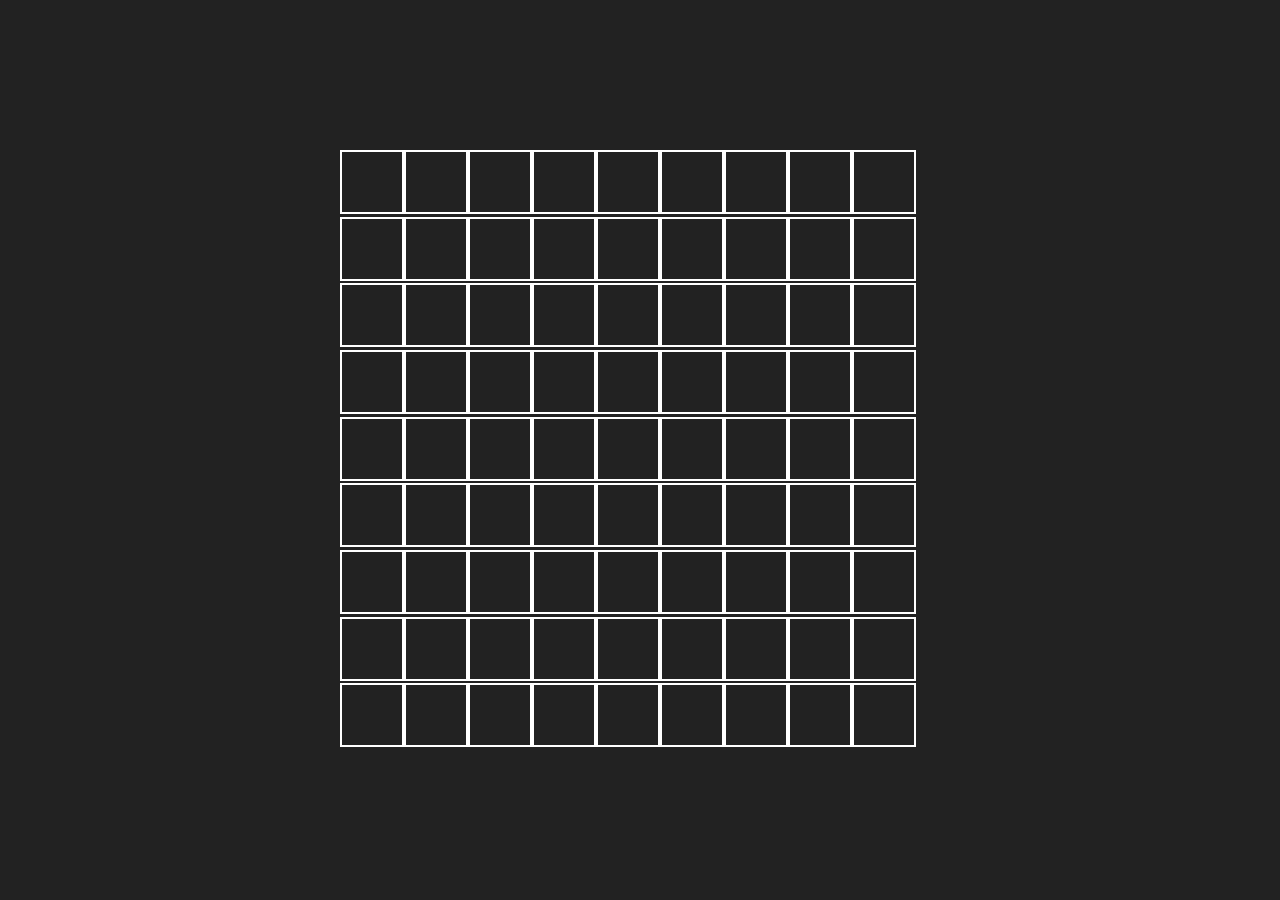
<file: htm-with-css/bang_amu/index.html>
<!DOCTYPE html>
<html lang="en">
<head>
    <meta charset="UTF-8">
    <meta http-equiv="X-UA-Compatible" content="IE=edge">
    <meta name="viewport" content="width=device-width, initial-scale=1.0">
    <link rel="stylesheet" href="./main.css">
    <title>Document</title>
</head>
<body>
    <div id="content"></div>
    <script src="./app.js"></script>
    
</body>
</html>
</file>
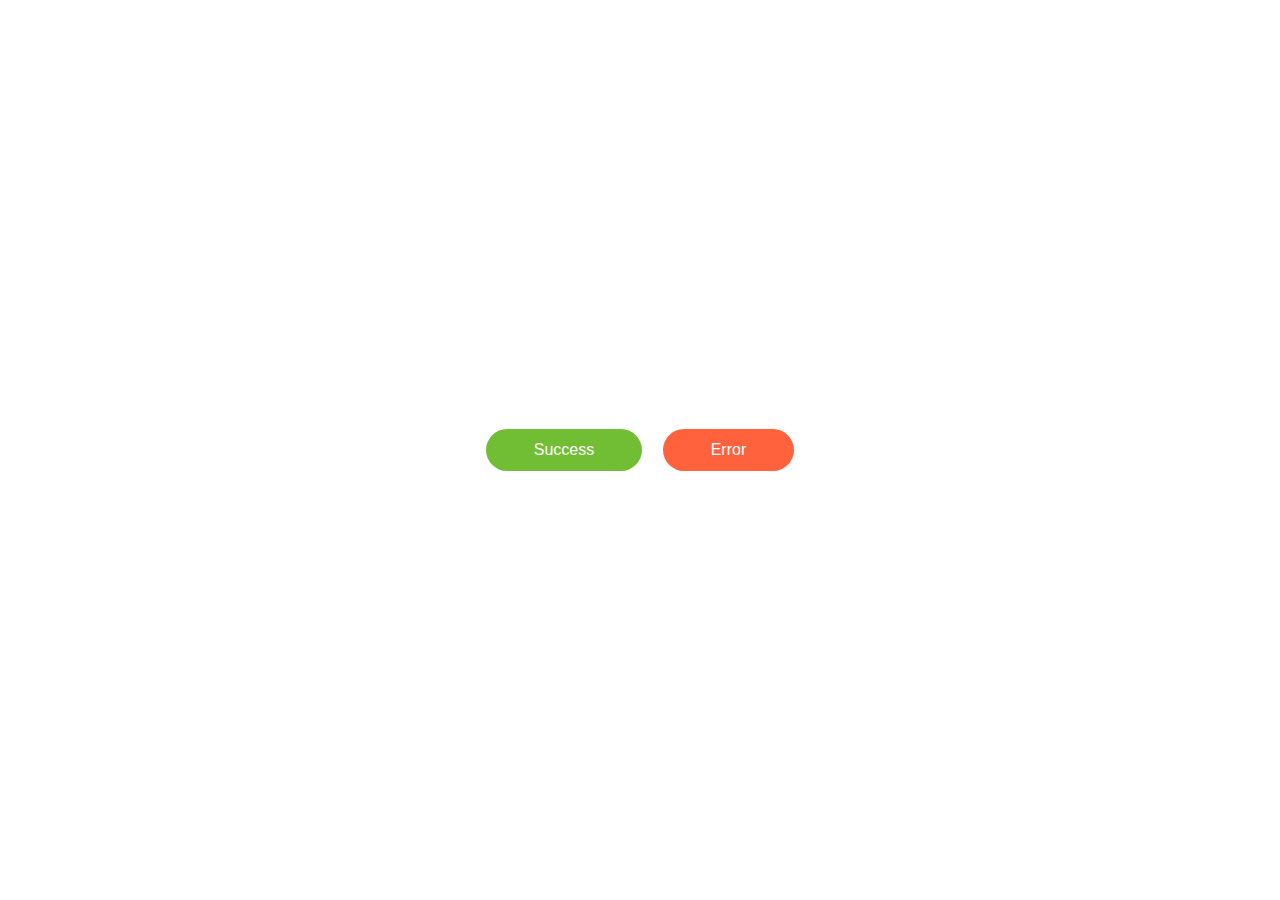
<file: htm-with-css/Bem/index.html>
<!DOCTYPE html>
<html lang="en">
<head>
    <meta charset="UTF-8">
    <meta http-equiv="X-UA-Compatible" content="IE=edge">
    <meta name="viewport" content="width=device-width, initial-scale=1.0">
    <link rel="stylesheet" href="./style.css">
    <link rel="stylesheet" href="https://cdnjs.cloudflare.com/ajax/libs/font-awesome/6.0.0/css/all.min.css">

    <title>Document</title>
</head>
<body>
    <script src="./javascrip.js"></script>
    <div id="toast">
        <!-- Success --> 
        <!-- <div class="toast toast--success" >
            <div class="toast__icon">
                <i class="fa-solid fa-circle-check"></i>
            </div>
            <div class="toast__body">
                <h3 class="toast__title">Success</h3>
                <p class="toast__mesages">Đăng nhập thành công</p>
            </div>
            <div class="toast__close">
                <i class="fa-solid fa-circle-xmark"></i>
            </div>
        </div>
         Errol -->
        
        
    </div>
    
    <div>
        <div onclick="ShowSucces();" class="btn btn--success">Success</div>
        <div onclick="ShowError()" class="btn btn--danger">Error</div>

    </div>
    <script>
        function toast({
            title = '',
            message = '', 
            type = 'info', 
            duration = 3000
            }) {
                const main = document.getElementById('toast');
                if(main){
                    const toast = document.createElement('div');
                    // Auto remove
                    const Autoremove = setTimeout(function(){
                        main.removeChild(toast);
                        
                    },duration + 1000);
                    // Onclick remove
                    toast.onclick = function(even){
                        if(even.target.closest('.toast__close')){
                            main.removeChild(toast);
                            clearTimeout(Autoremove);
                        }
                    }
                    const icons = {
                        success : 'fa-solid fa-circle-check',
                        error : 'fa-solid fa-circle-exclamation'
                    };
                    const icon = icons[type];
                    const delay = (duration/1000).toFixed(2);

                    toast.classList.add('toast', `toast--${type}`);
                    toast.style.animation = `slideInLeft ease 0.3s, fadeOut linear 1s ${delay}s forwards `;
                    toast.innerHTML = `
                        <div class="toast__icon">
                        <i class="${icon}"></i>
                        </div>
                        <div class="toast__body">
                            <h3 class="toast__title">${title}</h3>
                            <p class="toast__mesages">${message}</p>
                        </div>
                        <div class="toast__close">
                            <i class="fa-solid fa-circle-xmark"></i>
                        </div>
                    `;
                    main.appendChild(toast);

                    
                }
        }

        
        function ShowSucces(){
            toast({
                title:'Success' ,
                message:'Đăng nhập thành công',
                type:'success',
                duration:5000

            });
        };
        function ShowError(){
            toast({
                title:'Error' ,
                message:'Đăng nhập thất bại',
                type:'error',
                duration:5000

            });
        };
    </script>
    
    
</body>
</html>
</file>
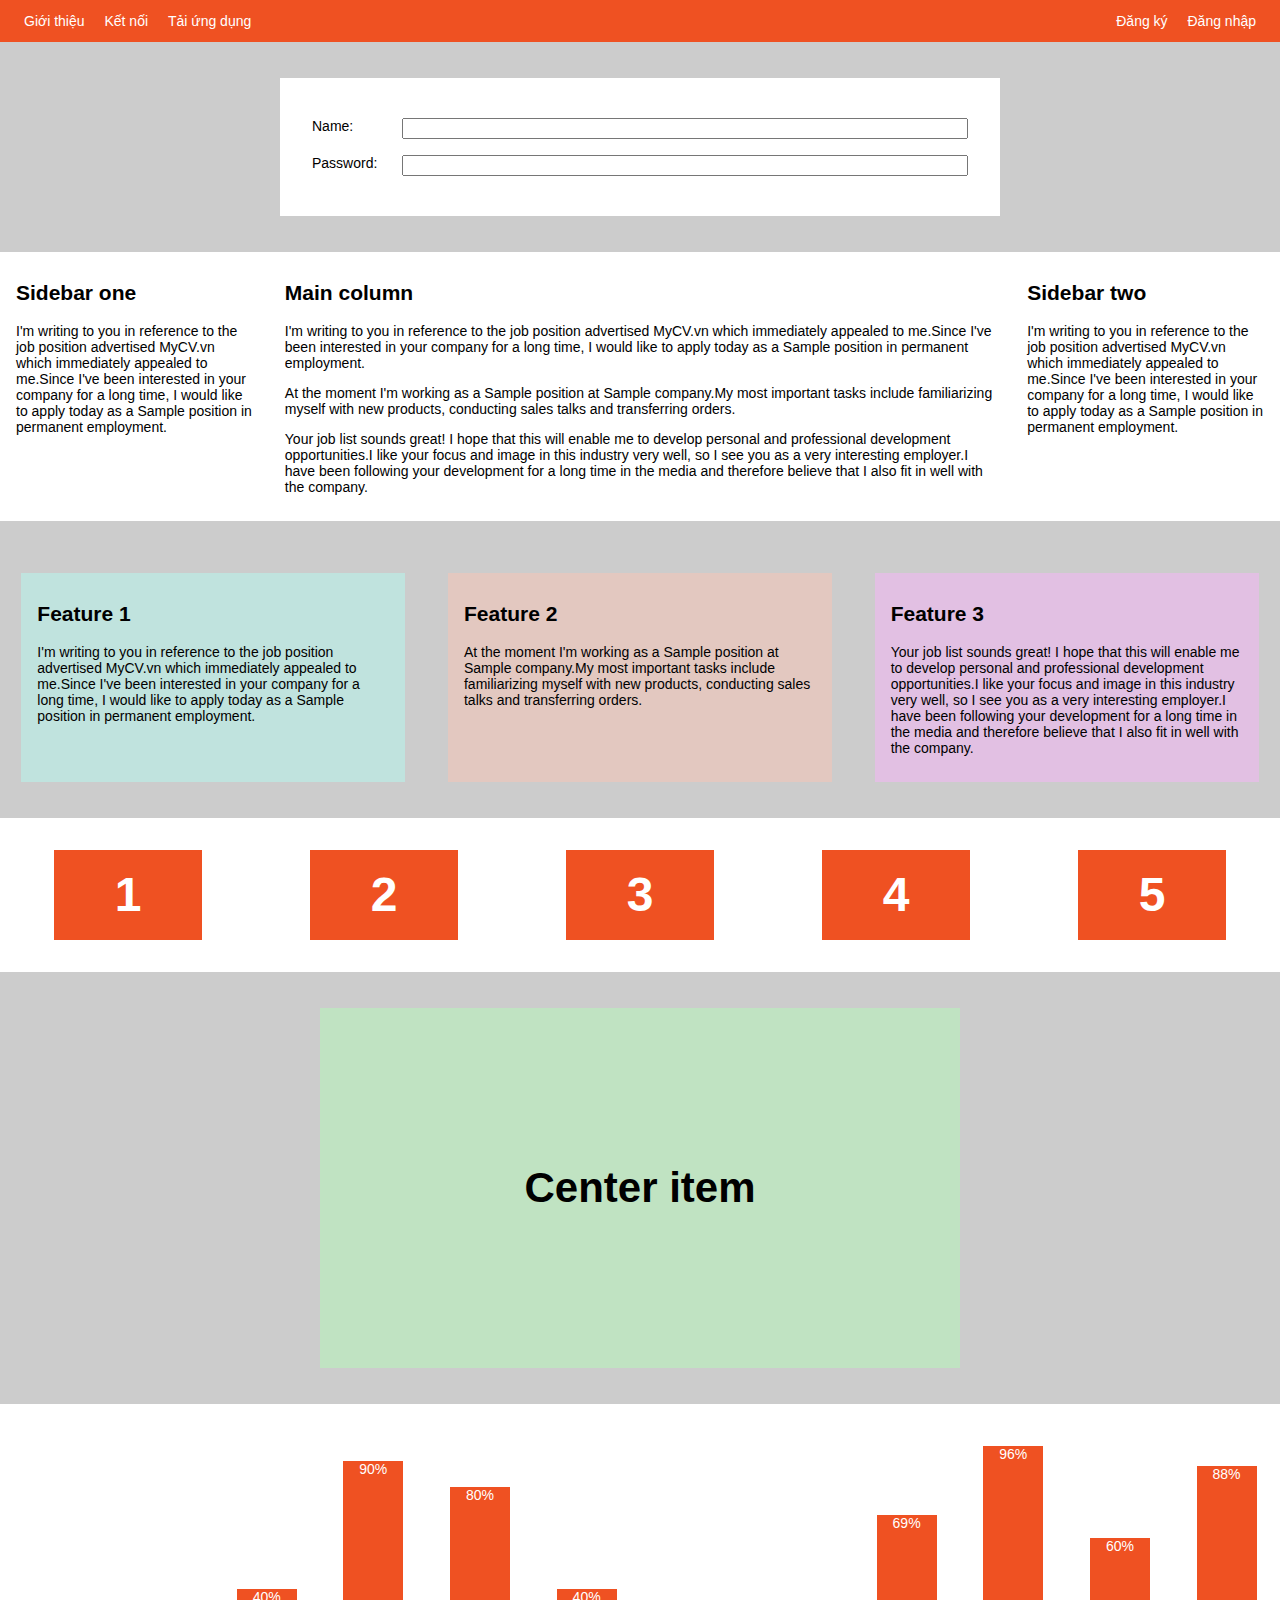
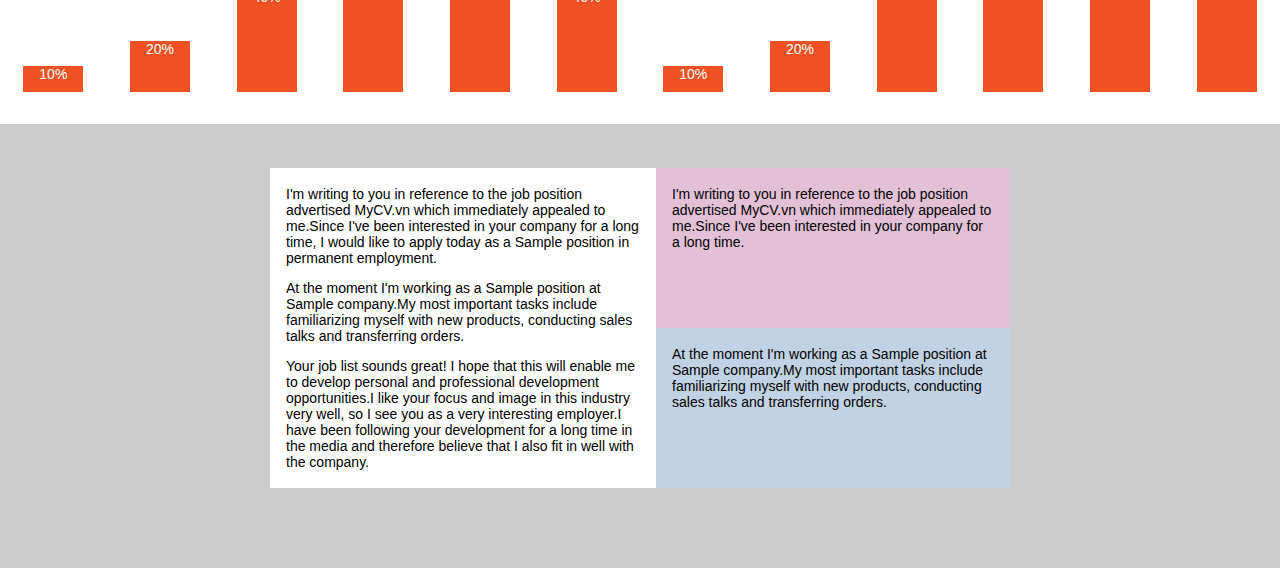
<file: htm-with-css/Flex Sample/index.html>
<!DOCTYPE html>
<html>
    <head>
        <title>F8 - Shop</title>
        <meta charset="utf-8">
        <link rel="stylesheet" href="./css/style.css">
    </head>
    
    <body>
        <!-- Navbar -->
        <div class="nav">
            <ul class="nav-list">
                <li class="nav-item">Giới thiệu</li>
                <li class="nav-item">Kết nối</li>
                <li class="nav-item">Tải ứng dụng</li>
            </ul>
            <ul class="nav-list">
                <li class="nav-item">Đăng ký</li>
                <li class="nav-item">Đăng nhập</li>
            </ul>
            <!-- <ul class="nav-list">
                <li class="nav-item">Đăng ký</li>
            </ul> -->
        </div>
        
        <!-- Form layout -->
        <div class="form-container">
            <form action="" class="form">
                <div class="form__row">
                    <label class="form__label" for="name">Name:</label>
                    <input class="form__input" type="text" id="name">
                </div>
                <div class="form__row">
                    <label class="form__label" for="password">Password:</label>
                    <input class="form__input" type="password" id="password">
                </div>
            </form>
        </div>

        <!-- Column layout -->
        <div class="column-layout">
            <div class="column-item sidebar-one">
                <h2>Sidebar one</h2>
                <p>I'm writing to you in reference to the job position advertised MyCV.vn which immediately appealed to me.Since I've been interested in your company for a long time, I would like to apply today as a Sample position in permanent employment.</p>
            </div>
            <div class="column-item main-column">
                <h2>Main column</h2>
                <p>I'm writing to you in reference to the job position advertised MyCV.vn which immediately appealed to me.Since I've been interested in your company for a long time, I would like to apply today as a Sample position in permanent employment.</p>
                <p>At the moment I'm working as a Sample position at Sample company.My most important tasks include familiarizing myself with new products, conducting sales talks and transferring orders.</p>
                <p>Your job list sounds great! I hope that this will enable me to develop personal and professional development opportunities.I like your focus and image in this industry very well, so I see you as a very interesting employer.I have been following your development for a long time in the media and therefore believe that I also fit in well with the company.</p>
            </div>
            <div class="column-item sidebar-two">
                <h2>Sidebar two</h2>
                <p>I'm writing to you in reference to the job position advertised MyCV.vn which immediately appealed to me.Since I've been interested in your company for a long time, I would like to apply today as a Sample position in permanent employment.</p>
            </div>
        </div>

        <!-- Feature layout -->
        <div class="feature-layout">
            <div class="feature-item">
                <h2>Feature 1</h2>
                <p>I'm writing to you in reference to the job position advertised MyCV.vn which immediately appealed to me.Since I've been interested in your company for a long time, I would like to apply today as a Sample position in permanent employment.</p>
            </div>
            <div class="feature-item">
                <h2>Feature 2</h2>
                <p>At the moment I'm working as a Sample position at Sample company.My most important tasks include familiarizing myself with new products, conducting sales talks and transferring orders.</p>
            </div>
            <div class="feature-item">
                <h2>Feature 3</h2>
                <p>Your job list sounds great! I hope that this will enable me to develop personal and professional development opportunities.I like your focus and image in this industry very well, so I see you as a very interesting employer.I have been following your development for a long time in the media and therefore believe that I also fit in well with the company.</p>
            </div>
        </div>

        <!-- Wrap layout -->
        <div class="wrap-layout">
            <div class="wrap-layout__item">1</div>
            <div class="wrap-layout__item">2</div>
            <div class="wrap-layout__item">3</div>
            <div class="wrap-layout__item">4</div>
            <div class="wrap-layout__item">5</div>
        </div>

        <!-- Center layout -->
        <div class="center-layout">
            <h3 class="center-layout__item">Center item</h3>
        </div>

        <!-- Chart -->
        <div class="chart-layout">
            <div class="chart-layout__item" style="--percent: 10%">10%</div>
            <div class="chart-layout__item" style="--percent: 20%">20%</div>
            <div class="chart-layout__item" style="--percent: 40%">40%</div>
            <div class="chart-layout__item" style="--percent: 90%">90%</div>
            <div class="chart-layout__item" style="--percent: 80%">80%</div>
            <div class="chart-layout__item" style="--percent: 40%">40%</div>
            <div class="chart-layout__item" style="--percent: 10%">10%</div>
            <div class="chart-layout__item" style="--percent: 20%">20%</div>
            <div class="chart-layout__item" style="--percent: 69%">69%</div>
            <div class="chart-layout__item" style="--percent: 96%">96%</div>
            <div class="chart-layout__item" style="--percent: 60%">60%</div>
            <div class="chart-layout__item" style="--percent: 88%">88%</div>
        </div>

        <!-- End -->
        <div class="the-end">
            <div class="the-end__first">
                <p>I'm writing to you in reference to the job position advertised MyCV.vn which immediately appealed to me.Since I've been interested in your company for a long time, I would like to apply today as a Sample position in permanent employment.</p>
                <p>At the moment I'm working as a Sample position at Sample company.My most important tasks include familiarizing myself with new products, conducting sales talks and transferring orders.</p>
                <p>Your job list sounds great! I hope that this will enable me to develop personal and professional development opportunities.I like your focus and image in this industry very well, so I see you as a very interesting employer.I have been following your development for a long time in the media and therefore believe that I also fit in well with the company.</p>
            </div>
            <div class="the-end__second">
                <div class="the-end__second-one">
                    <p>I'm writing to you in reference to the job position advertised MyCV.vn which immediately appealed to me.Since I've been interested in your company for a long time.</p>
                </div>
                <div class="the-end__second-two">
                    <p>At the moment I'm working as a Sample position at Sample company.My most important tasks include familiarizing myself with new products, conducting sales talks and transferring orders.</p>
                </div>
            </div>
        </div>
    </body>
</html>
</file>
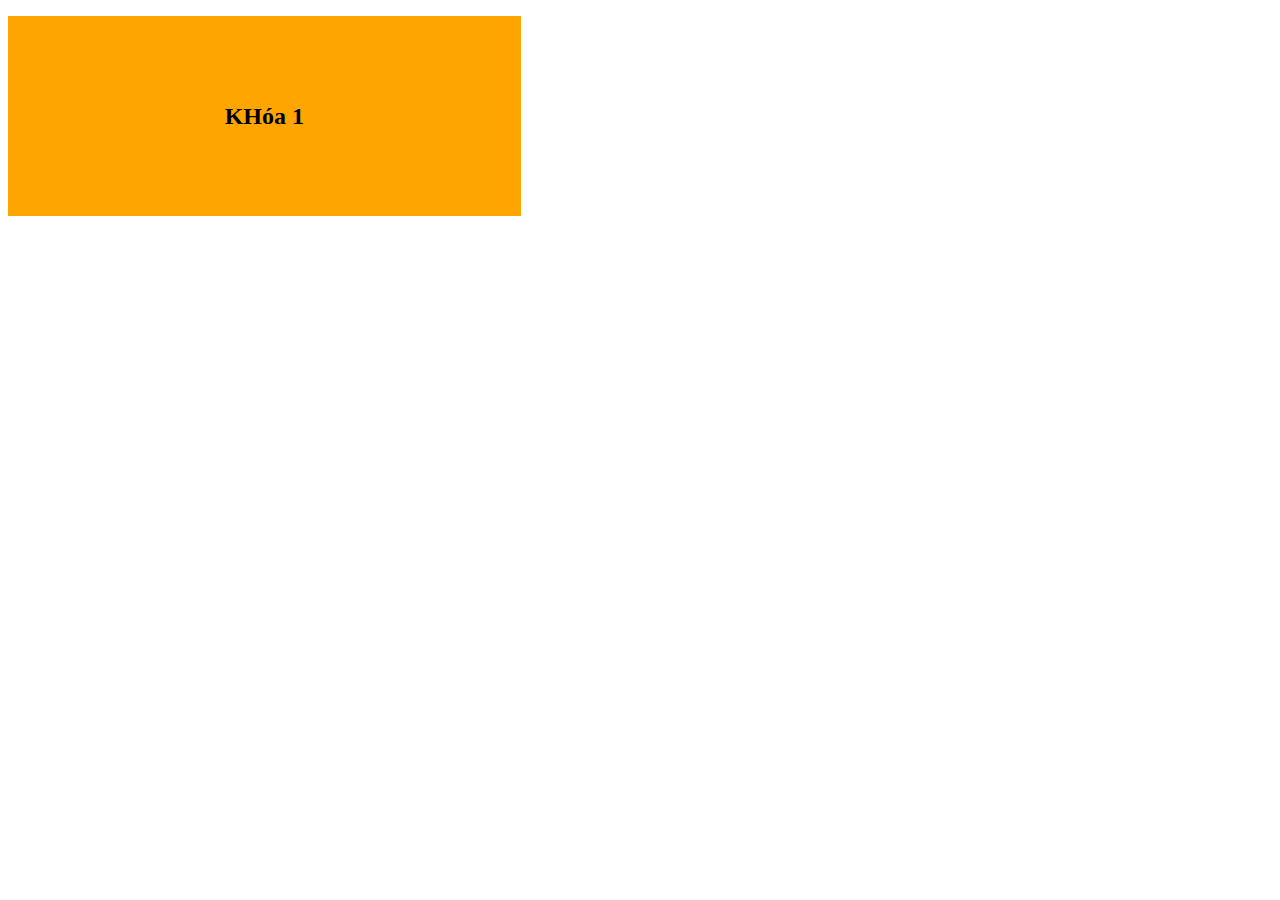
<file: htm-with-css/ví dụ/index.html>
<!DOCTYPE html>
<html lang="en">
<head>
    <meta charset="UTF-8">
    <meta http-equiv="X-UA-Compatible" content="IE=edge">
    <meta name="viewport" content="width=device-width, initial-scale=1.0">
    <link rel="stylesheet" href="./main.css">
    <title>Document</title>
</head>
<body>
    <div class="grid wide container">
        <div class="row">
            <div class="col c-5">
                <div class="item">
                    <h2>KHóa 1</h2>
                </div>
            </div>
            <!-- <div class="col c-3">
                <div class="item">
                    <h2>KHóa 1</h2>
                </div>
            </div>
            <div class="col c-3">
                <div class="item">
                    <h2>KHóa 1</h2>
                </div>
            </div>
            <div class="col c-3">
                <div class="item">
                    <h2>KHóa 1</h2>
                </div>
            </div> -->
        </div>
    </div>
</body>
</html>
</file>
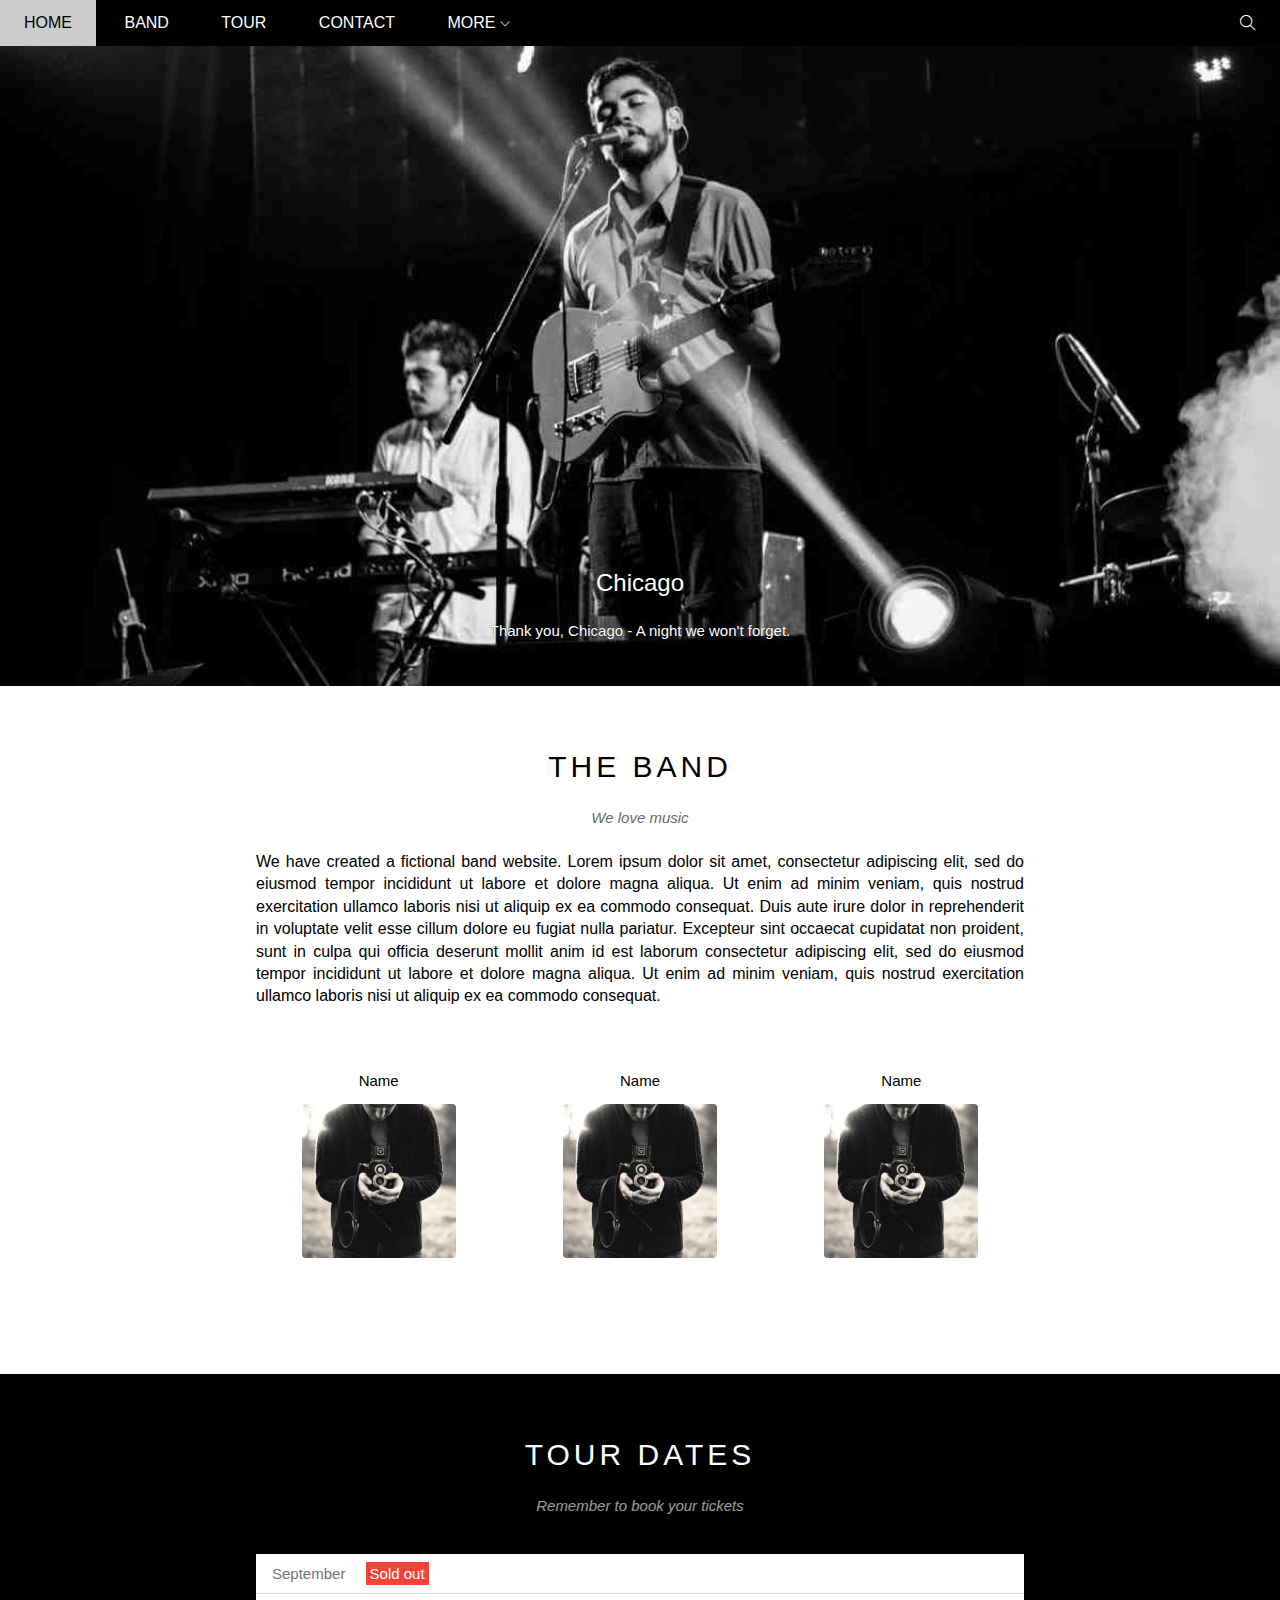
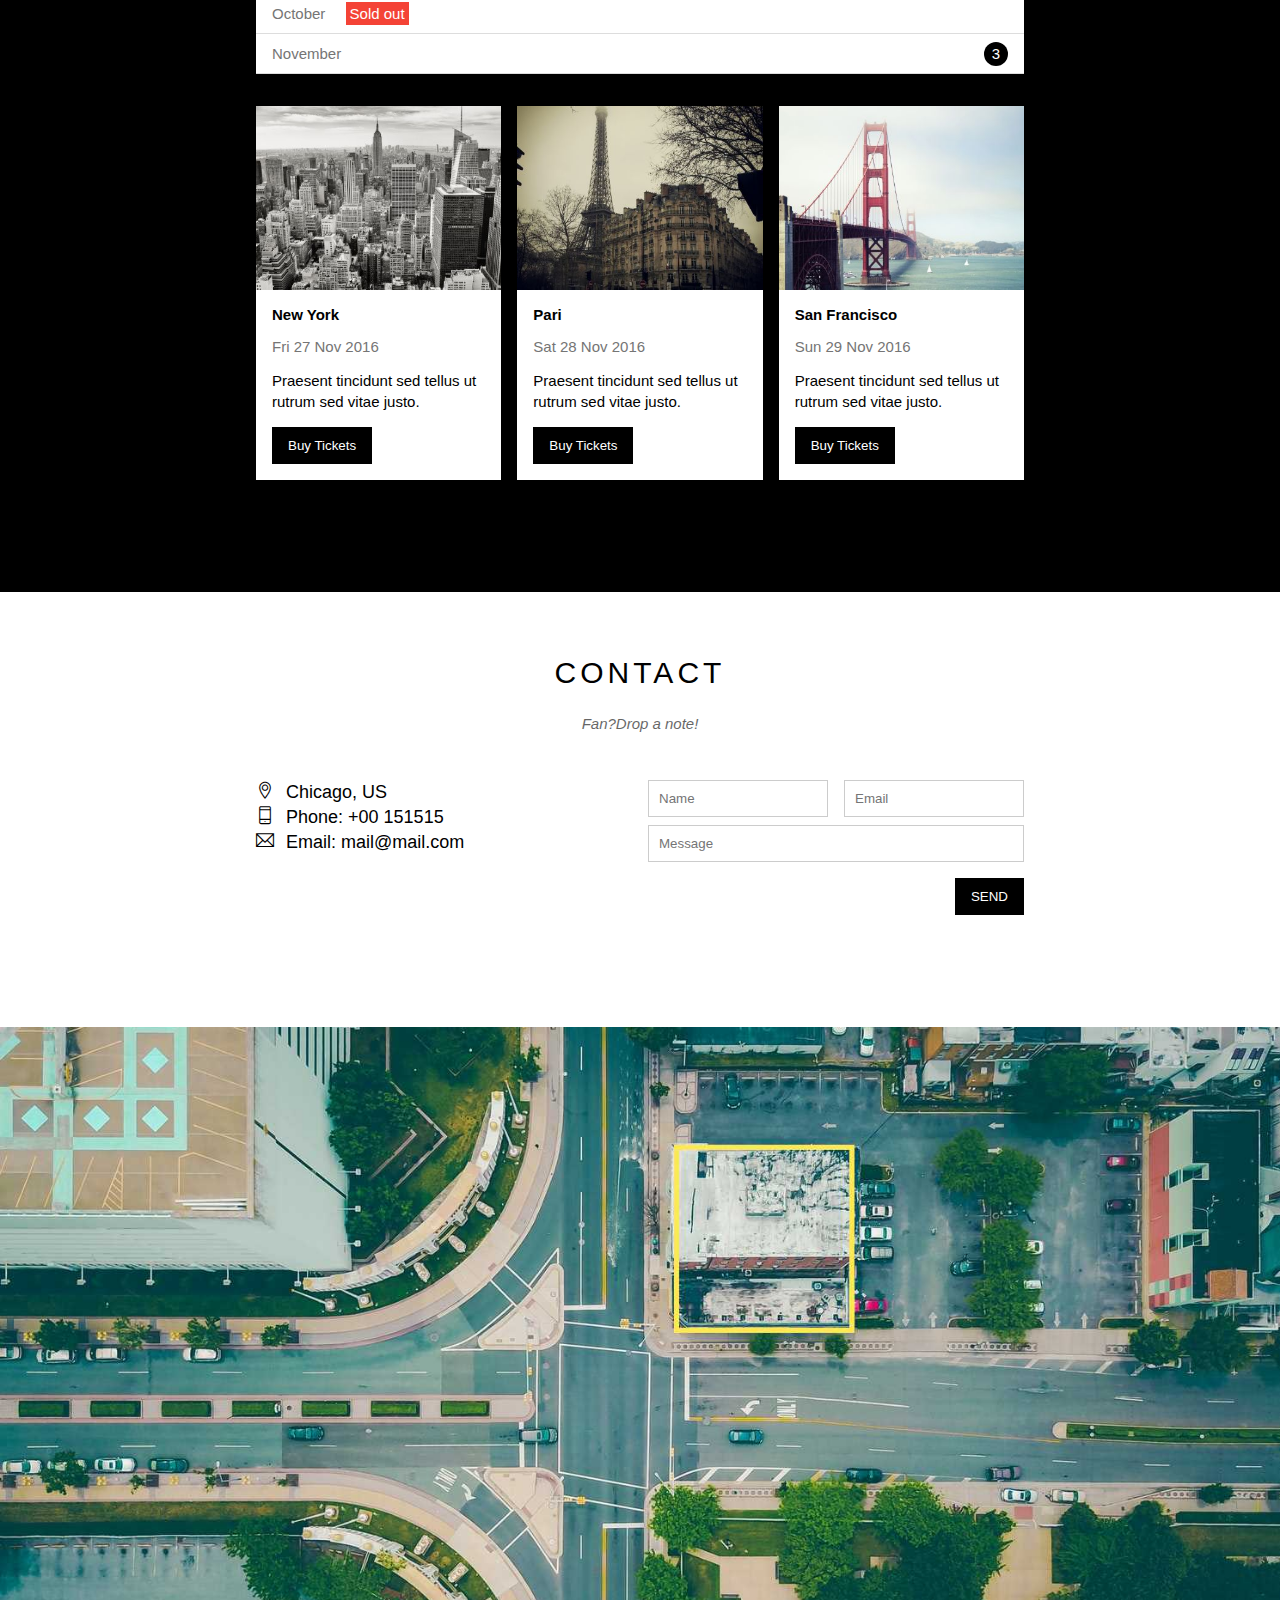
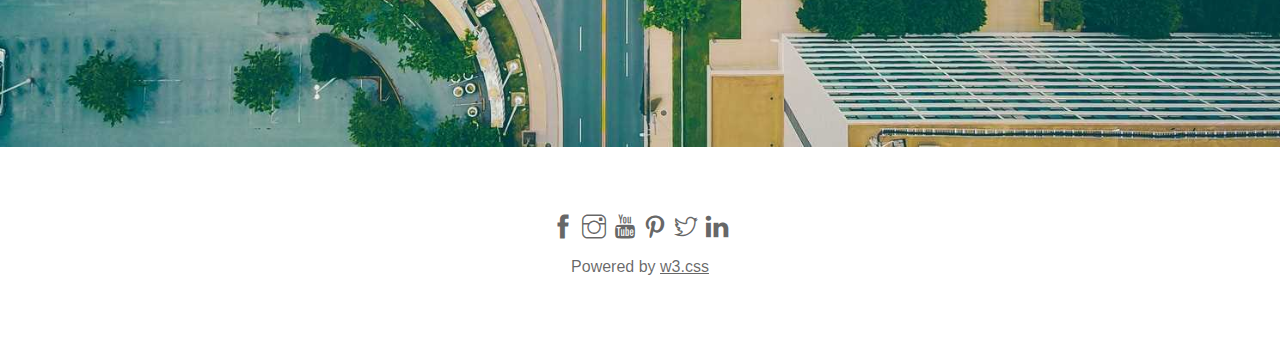
<file: htm-with-css/W3-band/index.html>
<!DOCTYPE html>
<html lang="en">
<head>
  <meta charset="UTF-8">
  <meta http-equiv="X-UA-Compatible" content="IE=edge">
  <meta name="viewport" content="width=device-width, initial-scale=1.0">
  <link rel="stylesheet" href="./asset/css/style.css">
  <!-- <meta http-equiv="Content-Security-Policy" content="default-src 'self'"> -->
  <link rel="stylesheet" href="./asset/font/themify-icons.css">
  <link rel="stylesheet" href="./asset/css/respon.css">

  <title>The band</title>
</head>
<body>
  <div id="main">
    <div id="header">
      <ul id="nav">
        <li><a href="#">Home</a></li>
        <li><a href="#band">Band</a></li>
        <li><a href="#tour">Tour</a></li>
        <li><a href="#contact">Contact</a></li>
        <li>
          <a href="#">
            More
            <i class="nav-arrow-down ti-angle-down"></i>
          </a>
          <ul class="subnav">
            <li><a href="#">Merchandise</a></li>
            <li><a href="#">Extras</a></li>
            <li><a href="#">Media</a></li>
          </ul>
          

        </li>
      </ul>
      <!-- End: Nav -->
      <!-- Begin: Search -->
      <div class="search-btn">
        <i class="search-icon ti-search"></i>
      </div>
      <div id="mobile-menu" class="mobile-menu">
        <i class="menu-icon ti-menu"></i>
      </div>
    </div>
    <div id="slider">
      <div class="text-content">
        <h2 class="text-heading">Chicago</h2>
        <div class="text-description">Thank you, Chicago - A night we won't forget.</div>
      </div>
    </div>
    <div id="content">
      <!-- Abour section -->
      <div id="band" class="content-section">
        <h2 class="section-heading">The band</h2>
        <p class="section-sub-heading">We love music</p>
        <p class="about-heading">We have created a fictional band website. Lorem ipsum dolor sit amet, consectetur adipiscing elit, sed do eiusmod tempor incididunt ut labore et dolore magna aliqua. Ut enim ad minim veniam, quis nostrud exercitation ullamco laboris nisi ut aliquip ex ea commodo consequat. Duis aute irure dolor in reprehenderit in voluptate velit esse cillum dolore eu fugiat nulla pariatur. Excepteur sint occaecat cupidatat non proident, sunt in culpa qui officia deserunt mollit anim id est laborum consectetur adipiscing elit, sed do eiusmod tempor incididunt ut labore et dolore magna aliqua. Ut enim ad minim veniam, quis nostrud exercitation ullamco laboris nisi ut aliquip ex ea commodo consequat.</p>
        <div class="row memberlist">

          <div class="  member-list">
            <div class=" s-col-full mt-32 col col-third text-center">
              <p class="member-name">Name</p>
              <img src="./asset/img/bandmember.jpg" alt="Name" class="member-img">
            </div>
          </div>
          <div class=" member-list">
            <div class="s-col-full mt-32 col col-third text-center">
              <p class="member-name">Name</p>
              <img src="./asset/img/bandmember.jpg" alt="Name" class="member-img">
            </div>
          </div>
          <div class=" member-list">
            <div class="s-col-full mt-32 col col-third text-center">
              <p class="member-name">Name</p>
              <img src="./asset/img/bandmember.jpg" alt="Name" class="member-img">
            </div>
            
          </div>
        </div>

      </div>
      <!-- Tour section -->
      <div id="tour" class="tour-section ">

        <div class="content-section">
          <h2 class="section-heading text-white">Tour dates</h2>
          <p class="section-sub-heading text-white">Remember to book your tickets</p>
          
          <ul class="tickets-list">
            <li>September <span class="sold-out">Sold out</span></li>
            <li>October <span class="sold-out">Sold out</span></li>
            <li>November <span class="quanlity">3</span></li>
          </ul>
          <div class="row place-list">

            <div class="s-col-full mt-16 col-third col">
              <img src="./asset/img/newyork.jpg" alt="" class="place-img">
              <div class="place-body">

                <h3 class="place-name">New York</h3>
                <p class="place-time">Fri 27 Nov 2016</p>
                <p class="place-desc">Praesent tincidunt sed tellus ut rutrum sed vitae justo.</p>
                <button class="btn s-full-width js-buy-ticket">Buy Tickets</button>
              </div>
            </div>
            <div class="s-col-full mt-16 col-third col">
              <img src="./asset/img/paris.jpg" alt="" class="place-img">
              <div class="place-body">

                <h3 class="place-name">Pari</h3>
                <p class="place-time">Sat 28 Nov 2016</p>
                <p class="place-desc">Praesent tincidunt sed tellus ut rutrum sed vitae justo.</p>
                <button class="btn s-full-width js-buy-ticket">Buy Tickets</button>
              </div>

            </div>
            <div class="s-col-full mt-16 col-third col">
              <img src="./asset/img/sanfran.jpg" alt="" class="place-img">
              <div class="place-body">

                <h3 class="place-name">San Francisco</h3>
                <p class="place-time">Sun 29 Nov 2016</p>
                <p class="place-desc">Praesent tincidunt sed tellus ut rutrum sed vitae justo.</p>
                <button class="btn s-full-width js-buy-ticket">Buy Tickets</button>
              </div>

            </div>
            
          </div>
  
        </div>

      </div>
      
      <!-- begin Contact section -->
      <div id="contact" class="content-section">
        <h2 class="section-heading">Contact</h2>
        <p class="section-sub-heading">Fan?Drop a note!</p>
        
        <div class="row contact-content">
          <div class="s-col-full col col-half contact-info">
            <p><i class="ti-location-pin"></i>Chicago, US</p>
            <p><i class="ti-mobile"></i>Phone: +00 151515</p>
            <p><i class="ti-email"></i>Email: mail@mail.com</p>

            
          </div> 
          <div class="s-col-full col col-half contact-form">
            <form action="">
              <div class="row">
                <div class="s-col-full col col-half">
                  <input type="text" name="" placeholder="Name" required id="" class="form-control">
                
                </div>
                <div class="s-col-full col col-half">
                  <input type="email" name="" placeholder="Email" required id="" class="form-control">
                
                </div>
                

              </div>
              <div class="row mt-8">
                <div class="col col-full">
                  <input type="text" name="" placeholder="Message" required id="" class="form-control">
                
                </div>
              </div >
              <input class="btn mt-16 s-full-width" type="submit" value="SEND">
            </form>
          </div>
        </div>

      </div>
      <!-- end Contact section -->
      <div class="map-section">
        <img src="./asset/img/map.jpg" alt="">
      </div>


    </div>
    <div id="footer">
      <div class="social-list">
        <a href=""><i class="ti-facebook"></i></a>
        <a href=""><i class="ti-instagram"></i></a>
        <a href=""><i class="ti-youtube"></i></a>
        <a href=""><i class="ti-pinterest"></i></a>
        <a href=""><i class="ti-twitter"></i></a>
        <a href=""><i class="ti-linkedin"></i></a>
      </div>
      <p class="copyright">Powered by <a href="">w3.css</a></p>
    </div>
  </div>
  <div class="modal js-modal">
    <div class="modal-container js-modal-container">
      <div class="modal-close js-modal-close">
        <i class="ti-close"></i>
      </div>
      <header class="modal-header">
        <i class="modal-heading-icon ti-bag"></i>
        Tickets
      </header>
      <div class="modal-body">
        <label for="ticket-quanlity" class="modal-label">
          <i class="ti-shopping-cart"></i>
          Tickets, 15$ per person
        </label>
        <input id="ticket-quanlity" type=" text" class="modal-input" placeholder="How many?">

        <label for="ticket-email" class="modal-label">
          <i class="ti-user">

          </i>
          Sent To
        </label>
        <input id="ticket-email" type=" text" class="modal-input" placeholder="Enter email">

        <button id="buy-tickets">
          Pay <i class="ti-check"></i>

        </button>   
      </div>
      <footer class="modal-footer">
        <p class="modal-hepl">Need <a href="">hepl</a></p>
      </footer>
    </div>
  </div>
  <script>
    const buyBtns = document.querySelectorAll('.js-buy-ticket')
    const modalContainer = document.querySelector('.js-modal-container')
    const modal = document.querySelector('.js-modal');
    const modalClose = document.querySelector('.js-modal-close')
    var header = document.getElementById('header')
    var mobileMenu = document.querySelector('.mobile-menu')
    var headerHeight = header.clientHeight
    var menuItems = document.querySelectorAll('#nav li a[href*="#"]')
    // Ham hien thi modal mua ves
    function showBuyTicket(){
      modal.classList.add('open')
    }
    //Go bo class open cua modal
    function hideBuyTicket(){
      modal.classList.remove('open')
    }
    //lap qua tung the button vaf thuc hien hanh vi click
    for(const buyBtn of buyBtns){
      buyBtn.addEventListener('click', showBuyTicket)
    }
    
    modalClose.addEventListener('click',hideBuyTicket)

    
    modal.addEventListener('click',hideBuyTicket)
     modalContainer.addEventListener('click', function(event) {
       event.stopPropagation()
     })
    mobileMenu.onclick = function(){
      
      var isClose = header.clientHeight === headerHeight
      if(isClose){
        header.style.height = 'auto'
      }else{
        header.style.height = null
      }

    }
    // tu dong khi chon menu
    

    for(var i = 0;i < menuItems.length;i++){
      var menuItem = menuItems[i]
      menuItem.onclick = function(event){
        var isParren = this.nextElementSibling && this.nextElementSibling.classList.contains('subnav')
        if(isParren){
          event.preventDefault()
          
        }else{
          header.style.height = null
        }

      }
    }



  </script>
  
  
</body>
</html>
</file>
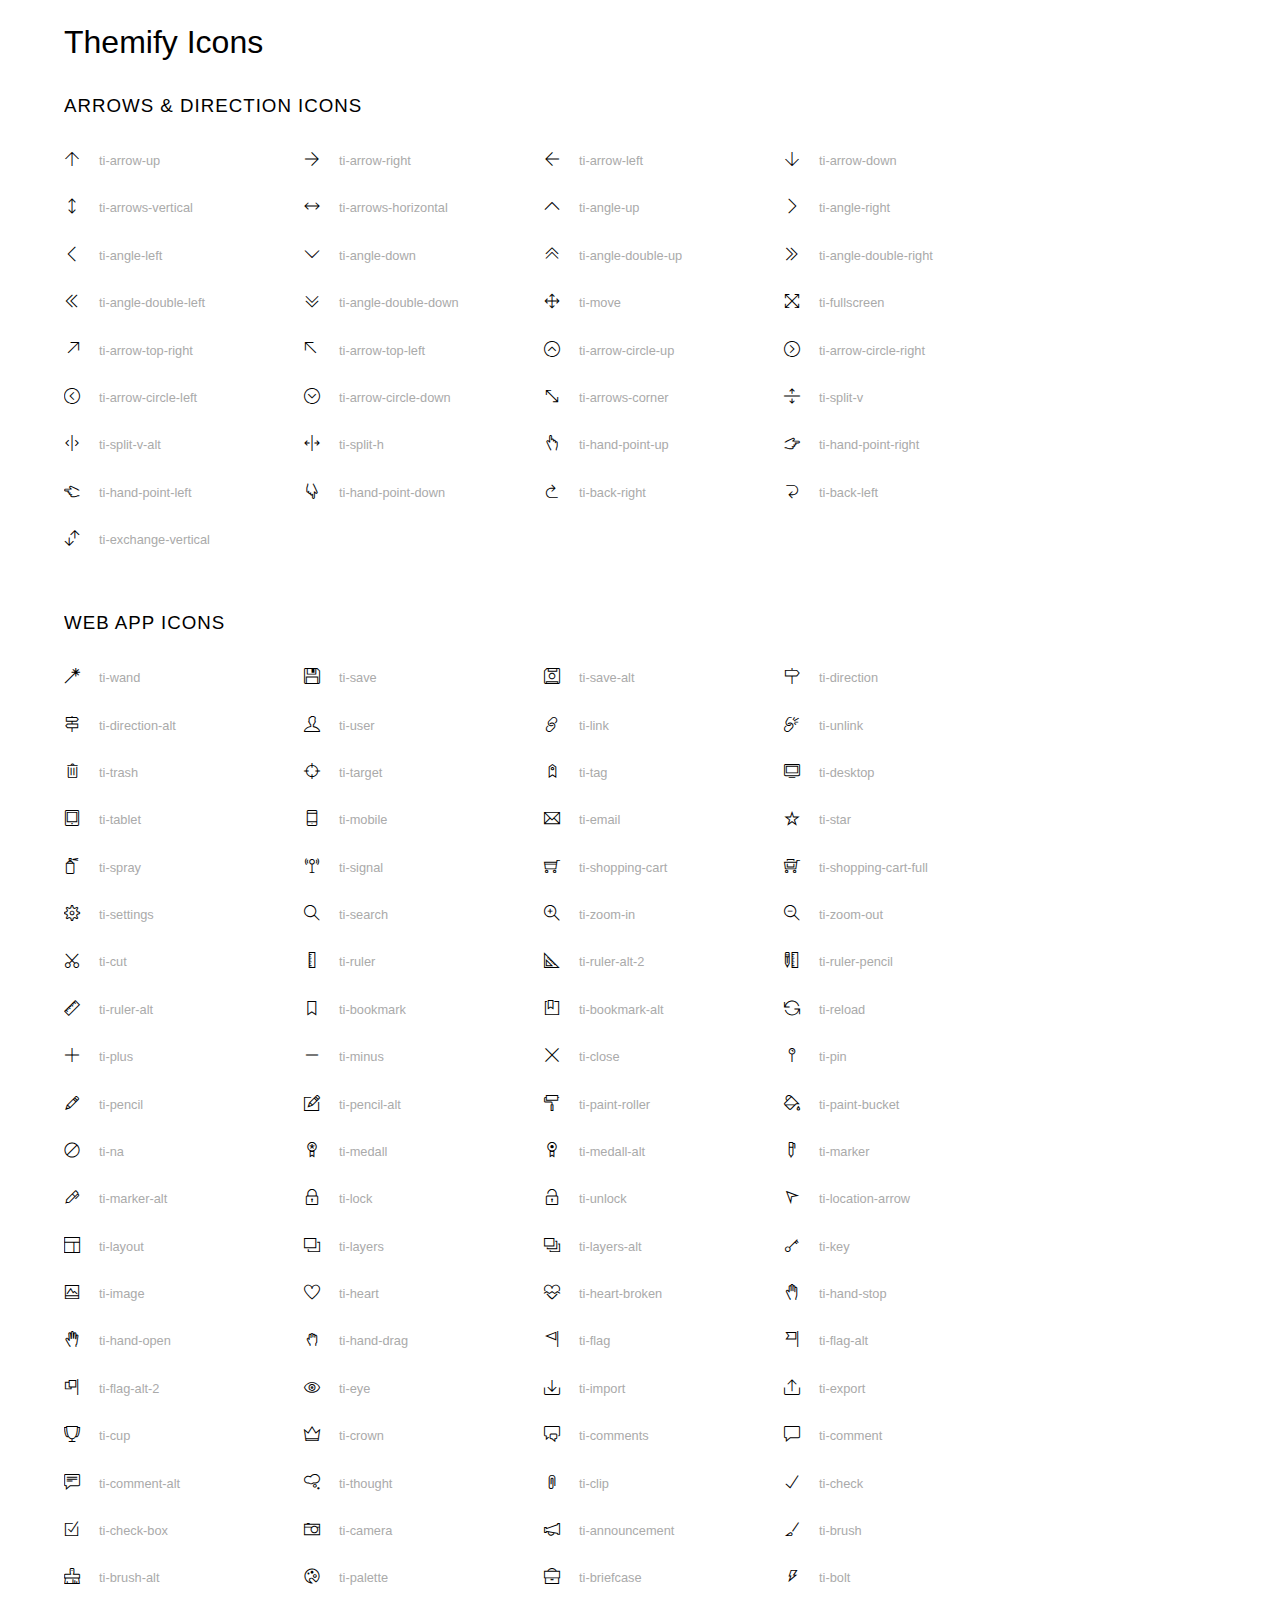
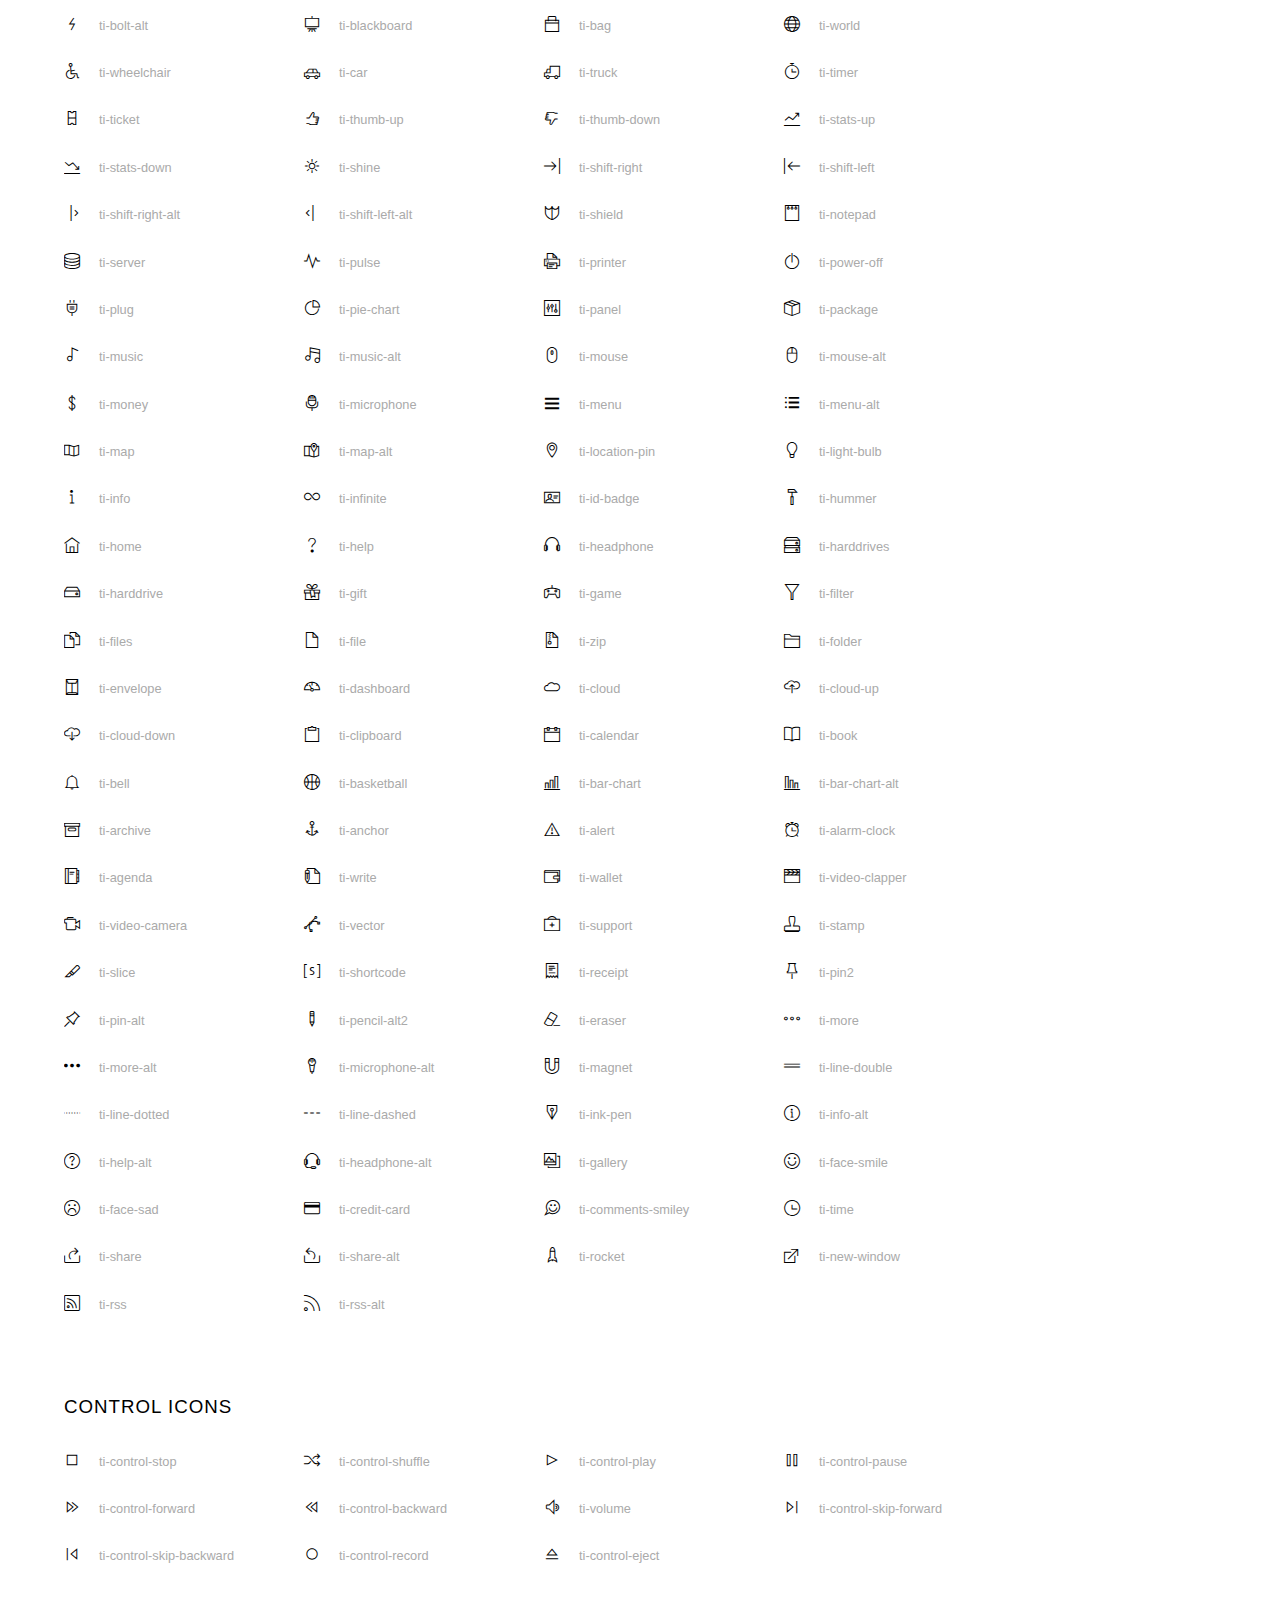
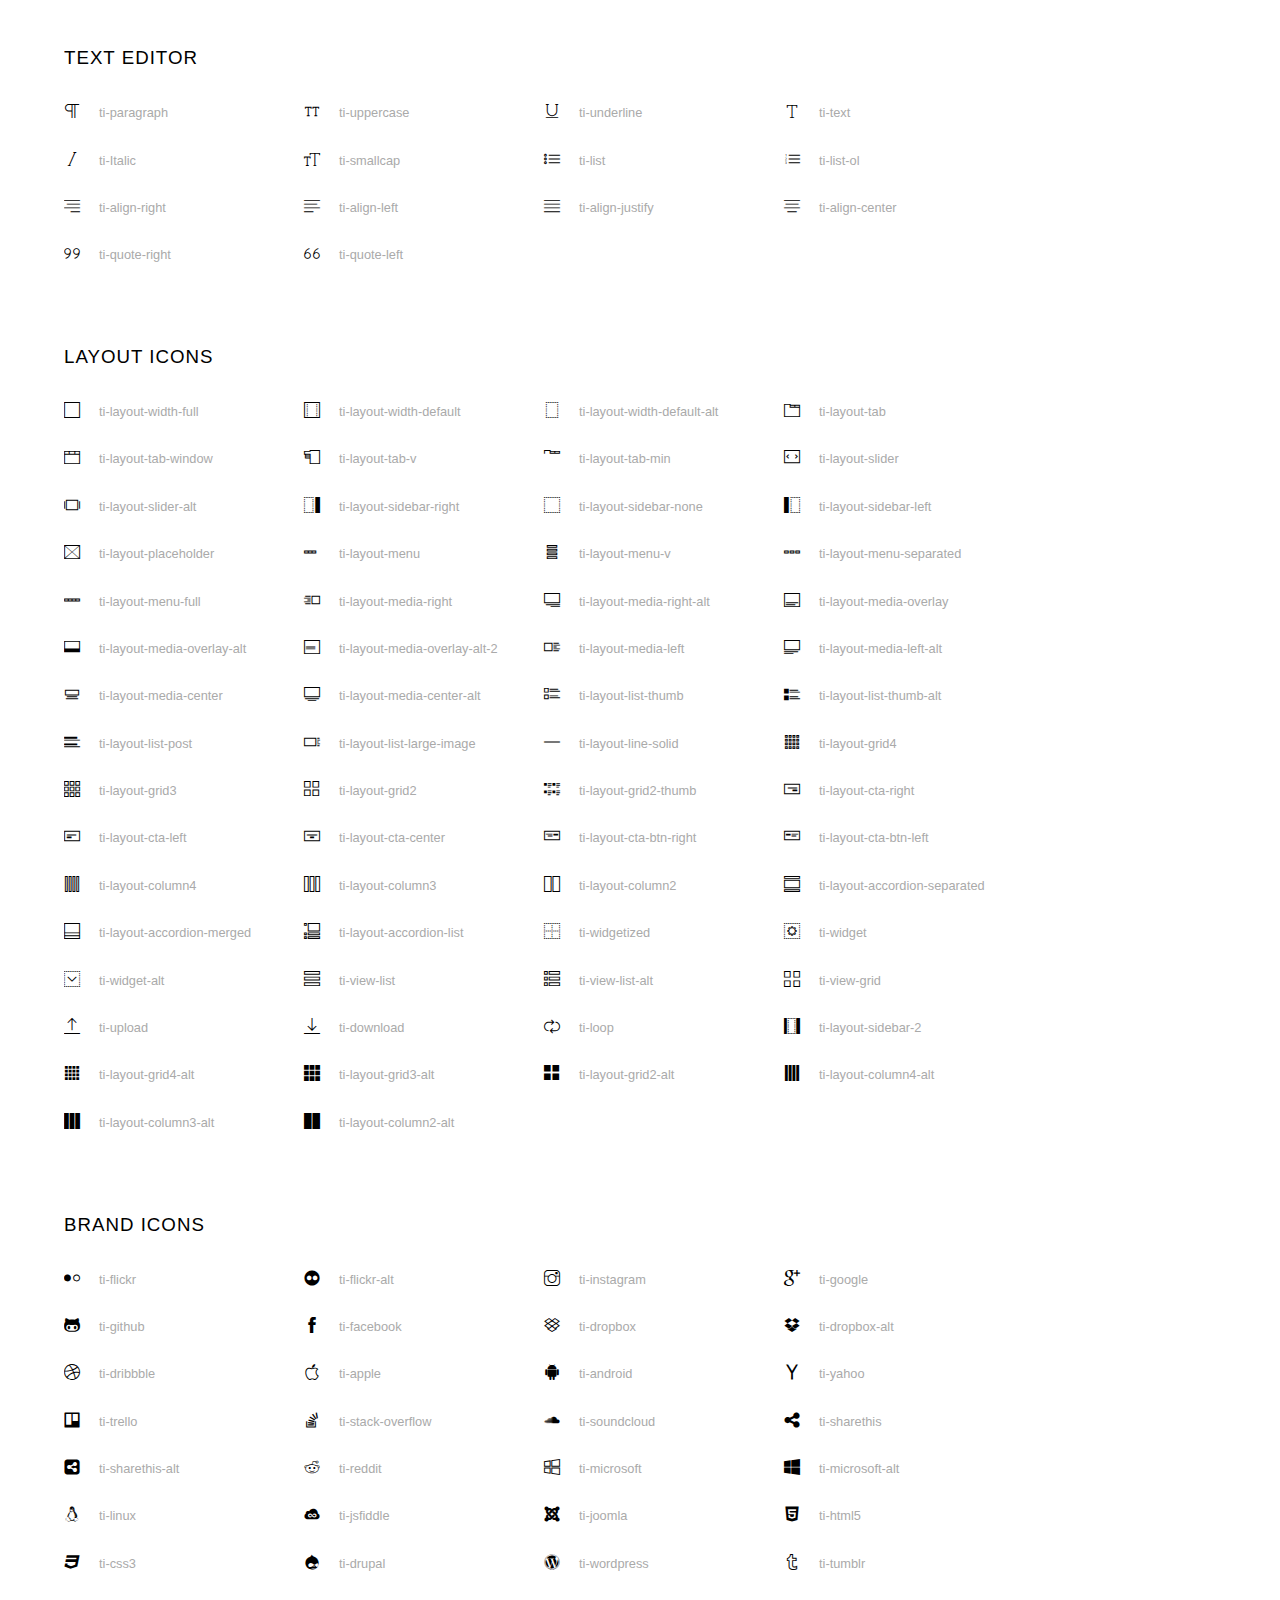
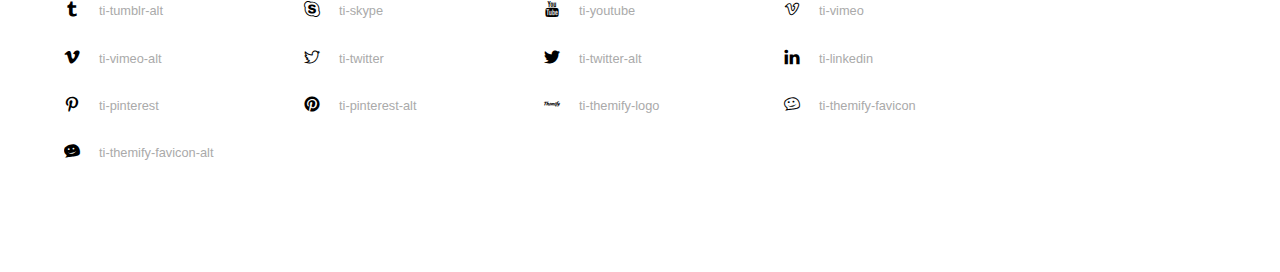
<file: htm-with-css/W3-band/asset/font/index.html>
<!doctype html>
<html>
<head>
	<meta charset="utf-8">
	<title>Themify Icon Font</title>
	<meta name="viewport" content="width=device-width">
	<link rel="stylesheet" href="demo-files/demo.css">
	<link rel="stylesheet" href="themify-icons.css">
	<!--[if lt IE 8]><!-->
	<link rel="stylesheet" href="ie7/ie7.css">
	<!--<![endif]-->
</head>
<body>
	<h1>Themify Icons</h1>

	<div class="icon-section">

		<div class="icon-section">
			<h3>Arrows &amp; Direction Icons </h3>

			<div class="icon-container">
				<span class="ti-arrow-up"></span><span class="icon-name"> ti-arrow-up</span>
			</div>
			<div class="icon-container">
				<span class="ti-arrow-right"></span><span class="icon-name"> ti-arrow-right</span>
			</div>
			<div class="icon-container">
				<span class="ti-arrow-left"></span><span class="icon-name"> ti-arrow-left</span>
			</div>
			<div class="icon-container">
				<span class="ti-arrow-down"></span><span class="icon-name"> ti-arrow-down</span>
			</div>
			<div class="icon-container">
				<span class="ti-arrows-vertical"></span><span class="icon-name"> ti-arrows-vertical</span>
			</div>
			<div class="icon-container">
				<span class="ti-arrows-horizontal"></span><span class="icon-name"> ti-arrows-horizontal</span>
			</div>
			<div class="icon-container">
				<span class="ti-angle-up"></span><span class="icon-name"> ti-angle-up</span>
			</div>
			<div class="icon-container">
				<span class="ti-angle-right"></span><span class="icon-name"> ti-angle-right</span>
			</div>
			<div class="icon-container">
				<span class="ti-angle-left"></span><span class="icon-name"> ti-angle-left</span>
			</div>
			<div class="icon-container">
				<span class="ti-angle-down"></span><span class="icon-name"> ti-angle-down</span>
			</div>	
			<div class="icon-container">
				<span class="ti-angle-double-up"></span><span class="icon-name"> ti-angle-double-up</span>
			</div>
			<div class="icon-container">
				<span class="ti-angle-double-right"></span><span class="icon-name"> ti-angle-double-right</span>
			</div>
			<div class="icon-container">
				<span class="ti-angle-double-left"></span><span class="icon-name"> ti-angle-double-left</span>
			</div>
			<div class="icon-container">
				<span class="ti-angle-double-down"></span><span class="icon-name"> ti-angle-double-down</span>
			</div>					
			<div class="icon-container">
				<span class="ti-move"></span><span class="icon-name"> ti-move</span>
			</div>
			<div class="icon-container">
				<span class="ti-fullscreen"></span><span class="icon-name"> ti-fullscreen</span>
			</div>
			<div class="icon-container">
				<span class="ti-arrow-top-right"></span><span class="icon-name"> ti-arrow-top-right</span>
			</div>
			<div class="icon-container">
				<span class="ti-arrow-top-left"></span><span class="icon-name"> ti-arrow-top-left</span>
			</div>
			<div class="icon-container">
				<span class="ti-arrow-circle-up"></span><span class="icon-name"> ti-arrow-circle-up</span>
			</div>
			<div class="icon-container">
				<span class="ti-arrow-circle-right"></span><span class="icon-name"> ti-arrow-circle-right</span>
			</div>
			<div class="icon-container">
				<span class="ti-arrow-circle-left"></span><span class="icon-name"> ti-arrow-circle-left</span>
			</div>
			<div class="icon-container">
				<span class="ti-arrow-circle-down"></span><span class="icon-name"> ti-arrow-circle-down</span>
			</div>
			<div class="icon-container">
				<span class="ti-arrows-corner"></span><span class="icon-name"> ti-arrows-corner</span>
			</div>
			<div class="icon-container">
				<span class="ti-split-v"></span><span class="icon-name"> ti-split-v</span>
			</div>

			<div class="icon-container">
				<span class="ti-split-v-alt"></span><span class="icon-name"> ti-split-v-alt</span>
			</div>
			<div class="icon-container">
				<span class="ti-split-h"></span><span class="icon-name"> ti-split-h</span>
			</div>
			<div class="icon-container">
				<span class="ti-hand-point-up"></span><span class="icon-name"> ti-hand-point-up</span>
			</div>
			<div class="icon-container">
				<span class="ti-hand-point-right"></span><span class="icon-name"> ti-hand-point-right</span>
			</div>
			<div class="icon-container">
				<span class="ti-hand-point-left"></span><span class="icon-name"> ti-hand-point-left</span>
			</div>
			<div class="icon-container">
				<span class="ti-hand-point-down"></span><span class="icon-name"> ti-hand-point-down</span>
			</div>
			<div class="icon-container">
				<span class="ti-back-right"></span><span class="icon-name"> ti-back-right</span>
			</div>
			<div class="icon-container">
				<span class="ti-back-left"></span><span class="icon-name"> ti-back-left</span>
			</div>
			<div class="icon-container">
				<span class="ti-exchange-vertical"></span><span class="icon-name"> ti-exchange-vertical</span>
			</div>

		</div> <!-- Arrows Icons -->



		<h3>Web App Icons</h3>
		
		<div class="icon-section">

			<div class="icon-container">
				<span class="ti-wand"></span><span class="icon-name"> ti-wand</span>
			</div>
			<div class="icon-container">
				<span class="ti-save"></span><span class="icon-name"> ti-save</span>
			</div>
			<div class="icon-container">
				<span class="ti-save-alt"></span><span class="icon-name"> ti-save-alt</span>
			</div>

			<div class="icon-container">
				<span class="ti-direction"></span><span class="icon-name"> ti-direction</span>
			</div>
			<div class="icon-container">
				<span class="ti-direction-alt"></span><span class="icon-name"> ti-direction-alt</span>
			</div>
			<div class="icon-container">
				<span class="ti-user"></span><span class="icon-name"> ti-user</span>
			</div>
			<div class="icon-container">
				<span class="ti-link"></span><span class="icon-name"> ti-link</span>
			</div>
			<div class="icon-container">
				<span class="ti-unlink"></span><span class="icon-name"> ti-unlink</span>
			</div>
			<div class="icon-container">
				<span class="ti-trash"></span><span class="icon-name"> ti-trash</span>
			</div>
			<div class="icon-container">
				<span class="ti-target"></span><span class="icon-name"> ti-target</span>
			</div>
			<div class="icon-container">
				<span class="ti-tag"></span><span class="icon-name"> ti-tag</span>
			</div>
			<div class="icon-container">
				<span class="ti-desktop"></span><span class="icon-name"> ti-desktop</span>
			</div>
			<div class="icon-container">
				<span class="ti-tablet"></span><span class="icon-name"> ti-tablet</span>
			</div>
			<div class="icon-container">
				<span class="ti-mobile"></span><span class="icon-name"> ti-mobile</span>
			</div>
			<div class="icon-container">
				<span class="ti-email"></span><span class="icon-name"> ti-email</span>
			</div>	
			<div class="icon-container">
				<span class="ti-star"></span><span class="icon-name"> ti-star</span>
			</div>
			<div class="icon-container">
				<span class="ti-spray"></span><span class="icon-name"> ti-spray</span>
			</div>
			<div class="icon-container">
				<span class="ti-signal"></span><span class="icon-name"> ti-signal</span>
			</div>
			<div class="icon-container">
				<span class="ti-shopping-cart"></span><span class="icon-name"> ti-shopping-cart</span>
			</div>
			<div class="icon-container">
				<span class="ti-shopping-cart-full"></span><span class="icon-name"> ti-shopping-cart-full</span>
			</div>
			<div class="icon-container">
				<span class="ti-settings"></span><span class="icon-name"> ti-settings</span>
			</div>
			<div class="icon-container">
				<span class="ti-search"></span><span class="icon-name"> ti-search</span>
			</div>
			<div class="icon-container">
				<span class="ti-zoom-in"></span><span class="icon-name"> ti-zoom-in</span>
			</div>
			<div class="icon-container">
				<span class="ti-zoom-out"></span><span class="icon-name"> ti-zoom-out</span>
			</div>
			<div class="icon-container">
				<span class="ti-cut"></span><span class="icon-name"> ti-cut</span>
			</div>
			<div class="icon-container">
				<span class="ti-ruler"></span><span class="icon-name"> ti-ruler</span>
			</div>
			<div class="icon-container">
				<span class="ti-ruler-alt-2"></span><span class="icon-name"> ti-ruler-alt-2</span>
			</div>			
			<div class="icon-container">
				<span class="ti-ruler-pencil"></span><span class="icon-name"> ti-ruler-pencil</span>
			</div>
			<div class="icon-container">
				<span class="ti-ruler-alt"></span><span class="icon-name"> ti-ruler-alt</span>
			</div>
			<div class="icon-container">
				<span class="ti-bookmark"></span><span class="icon-name"> ti-bookmark</span>
			</div>
			<div class="icon-container">
				<span class="ti-bookmark-alt"></span><span class="icon-name"> ti-bookmark-alt</span>
			</div>
			<div class="icon-container">
				<span class="ti-reload"></span><span class="icon-name"> ti-reload</span>
			</div>
			<div class="icon-container">
				<span class="ti-plus"></span><span class="icon-name"> ti-plus</span>
			</div>
			<div class="icon-container">
				<span class="ti-minus"></span><span class="icon-name"> ti-minus</span>
			</div>
			<div class="icon-container">
				<span class="ti-close"></span><span class="icon-name"> ti-close</span>
			</div>			
			<div class="icon-container">
				<span class="ti-pin"></span><span class="icon-name"> ti-pin</span>
			</div>
			<div class="icon-container">
				<span class="ti-pencil"></span><span class="icon-name"> ti-pencil</span>
			</div>
					
		  	<div class="icon-container">
				<span class="ti-pencil-alt"></span><span class="icon-name"> ti-pencil-alt</span>
			</div>
			<div class="icon-container">
				<span class="ti-paint-roller"></span><span class="icon-name"> ti-paint-roller</span>
			</div>
			<div class="icon-container">
				<span class="ti-paint-bucket"></span><span class="icon-name"> ti-paint-bucket</span>
			</div>
			<div class="icon-container">
				<span class="ti-na"></span><span class="icon-name"> ti-na</span>
			</div>
			<div class="icon-container">
				<span class="ti-medall"></span><span class="icon-name"> ti-medall</span>
			</div>
			<div class="icon-container">
				<span class="ti-medall-alt"></span><span class="icon-name"> ti-medall-alt</span>
			</div>
			<div class="icon-container">
				<span class="ti-marker"></span><span class="icon-name"> ti-marker</span>
			</div>
			<div class="icon-container">
				<span class="ti-marker-alt"></span><span class="icon-name"> ti-marker-alt</span>
			</div>

			<div class="icon-container">
				<span class="ti-lock"></span><span class="icon-name"> ti-lock</span>
			</div>
			<div class="icon-container">
				<span class="ti-unlock"></span><span class="icon-name"> ti-unlock</span>
			</div>
			<div class="icon-container">
				<span class="ti-location-arrow"></span><span class="icon-name"> ti-location-arrow</span>
			</div>
			<div class="icon-container">
				<span class="ti-layout"></span><span class="icon-name"> ti-layout</span>
			</div>
			<div class="icon-container">
				<span class="ti-layers"></span><span class="icon-name"> ti-layers</span>
			</div>
			<div class="icon-container">
				<span class="ti-layers-alt"></span><span class="icon-name"> ti-layers-alt</span>
			</div>
			<div class="icon-container">
				<span class="ti-key"></span><span class="icon-name"> ti-key</span>
			</div>
			<div class="icon-container">
				<span class="ti-image"></span><span class="icon-name"> ti-image</span>
			</div>
			<div class="icon-container">
				<span class="ti-heart"></span><span class="icon-name"> ti-heart</span>
			</div>
			<div class="icon-container">
				<span class="ti-heart-broken"></span><span class="icon-name"> ti-heart-broken</span>
			</div>
			<div class="icon-container">
				<span class="ti-hand-stop"></span><span class="icon-name"> ti-hand-stop</span>
			</div>
			<div class="icon-container">
				<span class="ti-hand-open"></span><span class="icon-name"> ti-hand-open</span>
			</div>
			<div class="icon-container">
				<span class="ti-hand-drag"></span><span class="icon-name"> ti-hand-drag</span>
			</div>
			<div class="icon-container">
				<span class="ti-flag"></span><span class="icon-name"> ti-flag</span>
			</div>
			<div class="icon-container">
				<span class="ti-flag-alt"></span><span class="icon-name"> ti-flag-alt</span>
			</div>
			<div class="icon-container">
				<span class="ti-flag-alt-2"></span><span class="icon-name"> ti-flag-alt-2</span>
			</div>
			<div class="icon-container">
				<span class="ti-eye"></span><span class="icon-name"> ti-eye</span>
			</div>
			<div class="icon-container">
				<span class="ti-import"></span><span class="icon-name"> ti-import</span>
			</div>			
			<div class="icon-container">
				<span class="ti-export"></span><span class="icon-name"> ti-export</span>
			</div>
			<div class="icon-container">
				<span class="ti-cup"></span><span class="icon-name"> ti-cup</span>
			</div>
			<div class="icon-container">
				<span class="ti-crown"></span><span class="icon-name"> ti-crown</span>
			</div>
			<div class="icon-container">
				<span class="ti-comments"></span><span class="icon-name"> ti-comments</span>
			</div>
			<div class="icon-container">
				<span class="ti-comment"></span><span class="icon-name"> ti-comment</span>
			</div>
			<div class="icon-container">
				<span class="ti-comment-alt"></span><span class="icon-name"> ti-comment-alt</span>
			</div>
			<div class="icon-container">
				<span class="ti-thought"></span><span class="icon-name"> ti-thought</span>
			</div>			
			<div class="icon-container">
				<span class="ti-clip"></span><span class="icon-name"> ti-clip</span>
			</div>

			<div class="icon-container">
				<span class="ti-check"></span><span class="icon-name"> ti-check</span>
			</div>
			<div class="icon-container">
				<span class="ti-check-box"></span><span class="icon-name"> ti-check-box</span>
			</div>
			<div class="icon-container">
				<span class="ti-camera"></span><span class="icon-name"> ti-camera</span>
			</div>
			<div class="icon-container">
				<span class="ti-announcement"></span><span class="icon-name"> ti-announcement</span>
			</div>
			<div class="icon-container">
				<span class="ti-brush"></span><span class="icon-name"> ti-brush</span>
			</div>
			<div class="icon-container">
				<span class="ti-brush-alt"></span><span class="icon-name"> ti-brush-alt</span>
			</div>
			<div class="icon-container">
				<span class="ti-palette"></span><span class="icon-name"> ti-palette</span>
			</div>			
			<div class="icon-container">
				<span class="ti-briefcase"></span><span class="icon-name"> ti-briefcase</span>
			</div>
			<div class="icon-container">
				<span class="ti-bolt"></span><span class="icon-name"> ti-bolt</span>
			</div>
			<div class="icon-container">
				<span class="ti-bolt-alt"></span><span class="icon-name"> ti-bolt-alt</span>
			</div>
			<div class="icon-container">
				<span class="ti-blackboard"></span><span class="icon-name"> ti-blackboard</span>
			</div>
			<div class="icon-container">
				<span class="ti-bag"></span><span class="icon-name"> ti-bag</span>
			</div>
			<div class="icon-container">
				<span class="ti-world"></span><span class="icon-name"> ti-world</span>
			</div>
			<div class="icon-container">
				<span class="ti-wheelchair"></span><span class="icon-name"> ti-wheelchair</span>
			</div>
			<div class="icon-container">
				<span class="ti-car"></span><span class="icon-name"> ti-car</span>
			</div>
			<div class="icon-container">
				<span class="ti-truck"></span><span class="icon-name"> ti-truck</span>
			</div>
			<div class="icon-container">
				<span class="ti-timer"></span><span class="icon-name"> ti-timer</span>
			</div>
			<div class="icon-container">
				<span class="ti-ticket"></span><span class="icon-name"> ti-ticket</span>
			</div>
			<div class="icon-container">
				<span class="ti-thumb-up"></span><span class="icon-name"> ti-thumb-up</span>
			</div>
			<div class="icon-container">
				<span class="ti-thumb-down"></span><span class="icon-name"> ti-thumb-down</span>
			</div>

			<div class="icon-container">
				<span class="ti-stats-up"></span><span class="icon-name"> ti-stats-up</span>
			</div>
			<div class="icon-container">
				<span class="ti-stats-down"></span><span class="icon-name"> ti-stats-down</span>
			</div>
			<div class="icon-container">
				<span class="ti-shine"></span><span class="icon-name"> ti-shine</span>
			</div>
			<div class="icon-container">
				<span class="ti-shift-right"></span><span class="icon-name"> ti-shift-right</span>
			</div>
			<div class="icon-container">
				<span class="ti-shift-left"></span><span class="icon-name"> ti-shift-left</span>
			</div>

			<div class="icon-container">
				<span class="ti-shift-right-alt"></span><span class="icon-name"> ti-shift-right-alt</span>
			</div>
			<div class="icon-container">
				<span class="ti-shift-left-alt"></span><span class="icon-name"> ti-shift-left-alt</span>
			</div>
			<div class="icon-container">
				<span class="ti-shield"></span><span class="icon-name"> ti-shield</span>
			</div>
			<div class="icon-container">
				<span class="ti-notepad"></span><span class="icon-name"> ti-notepad</span>
			</div>
			<div class="icon-container">
				<span class="ti-server"></span><span class="icon-name"> ti-server</span>
			</div>

			<div class="icon-container">
				<span class="ti-pulse"></span><span class="icon-name"> ti-pulse</span>
			</div>
			<div class="icon-container">
				<span class="ti-printer"></span><span class="icon-name"> ti-printer</span>
			</div>
			<div class="icon-container">
				<span class="ti-power-off"></span><span class="icon-name"> ti-power-off</span>
			</div>
			<div class="icon-container">
				<span class="ti-plug"></span><span class="icon-name"> ti-plug</span>
			</div>
			<div class="icon-container">
				<span class="ti-pie-chart"></span><span class="icon-name"> ti-pie-chart</span>
			</div>

			<div class="icon-container">
				<span class="ti-panel"></span><span class="icon-name"> ti-panel</span>
			</div>
			<div class="icon-container">
				<span class="ti-package"></span><span class="icon-name"> ti-package</span>
			</div>
			<div class="icon-container">
				<span class="ti-music"></span><span class="icon-name"> ti-music</span>
			</div>
			<div class="icon-container">
				<span class="ti-music-alt"></span><span class="icon-name"> ti-music-alt</span>
			</div>
			<div class="icon-container">
				<span class="ti-mouse"></span><span class="icon-name"> ti-mouse</span>
			</div>
			<div class="icon-container">
				<span class="ti-mouse-alt"></span><span class="icon-name"> ti-mouse-alt</span>
			</div>
			<div class="icon-container">
				<span class="ti-money"></span><span class="icon-name"> ti-money</span>
			</div>
			<div class="icon-container">
				<span class="ti-microphone"></span><span class="icon-name"> ti-microphone</span>
			</div>
			<div class="icon-container">
				<span class="ti-menu"></span><span class="icon-name"> ti-menu</span>
			</div>
			<div class="icon-container">
				<span class="ti-menu-alt"></span><span class="icon-name"> ti-menu-alt</span>
			</div>
			<div class="icon-container">
				<span class="ti-map"></span><span class="icon-name"> ti-map</span>
			</div>
			<div class="icon-container">
				<span class="ti-map-alt"></span><span class="icon-name"> ti-map-alt</span>
			</div>

			<div class="icon-container">
				<span class="ti-location-pin"></span><span class="icon-name"> ti-location-pin</span>
			</div>

			<div class="icon-container">
				<span class="ti-light-bulb"></span><span class="icon-name"> ti-light-bulb</span>
			</div>
			<div class="icon-container">
				<span class="ti-info"></span><span class="icon-name"> ti-info</span>
			</div>
			<div class="icon-container">
				<span class="ti-infinite"></span><span class="icon-name"> ti-infinite</span>
			</div>
			<div class="icon-container">
				<span class="ti-id-badge"></span><span class="icon-name"> ti-id-badge</span>
			</div>
			<div class="icon-container">
				<span class="ti-hummer"></span><span class="icon-name"> ti-hummer</span>
			</div>
			<div class="icon-container">
				<span class="ti-home"></span><span class="icon-name"> ti-home</span>
			</div>
			<div class="icon-container">
				<span class="ti-help"></span><span class="icon-name"> ti-help</span>
			</div>
			<div class="icon-container">
				<span class="ti-headphone"></span><span class="icon-name"> ti-headphone</span>
			</div>
			<div class="icon-container">
				<span class="ti-harddrives"></span><span class="icon-name"> ti-harddrives</span>
			</div>
			<div class="icon-container">
				<span class="ti-harddrive"></span><span class="icon-name"> ti-harddrive</span>
			</div>
			<div class="icon-container">
				<span class="ti-gift"></span><span class="icon-name"> ti-gift</span>
			</div>
			<div class="icon-container">
				<span class="ti-game"></span><span class="icon-name"> ti-game</span>
			</div>
			<div class="icon-container">
				<span class="ti-filter"></span><span class="icon-name"> ti-filter</span>
			</div>
			<div class="icon-container">
				<span class="ti-files"></span><span class="icon-name"> ti-files</span>
			</div>
			<div class="icon-container">
				<span class="ti-file"></span><span class="icon-name"> ti-file</span>
			</div>
			<div class="icon-container">
				<span class="ti-zip"></span><span class="icon-name"> ti-zip</span>
			</div>
			<div class="icon-container">
				<span class="ti-folder"></span><span class="icon-name"> ti-folder</span>
			</div>			
			<div class="icon-container">
				<span class="ti-envelope"></span><span class="icon-name"> ti-envelope</span>
			</div>


			<div class="icon-container">
				<span class="ti-dashboard"></span><span class="icon-name"> ti-dashboard</span>
			</div>
			<div class="icon-container">
				<span class="ti-cloud"></span><span class="icon-name"> ti-cloud</span>
			</div>
			<div class="icon-container">
				<span class="ti-cloud-up"></span><span class="icon-name"> ti-cloud-up</span>
			</div>
			<div class="icon-container">
				<span class="ti-cloud-down"></span><span class="icon-name"> ti-cloud-down</span>
			</div>
			<div class="icon-container">
				<span class="ti-clipboard"></span><span class="icon-name"> ti-clipboard</span>
			</div>
			<div class="icon-container">
				<span class="ti-calendar"></span><span class="icon-name"> ti-calendar</span>
			</div>
			<div class="icon-container">
				<span class="ti-book"></span><span class="icon-name"> ti-book</span>
			</div>
			<div class="icon-container">
				<span class="ti-bell"></span><span class="icon-name"> ti-bell</span>
			</div>
			<div class="icon-container">
				<span class="ti-basketball"></span><span class="icon-name"> ti-basketball</span>
			</div>
			<div class="icon-container">
				<span class="ti-bar-chart"></span><span class="icon-name"> ti-bar-chart</span>
			</div>
			<div class="icon-container">
				<span class="ti-bar-chart-alt"></span><span class="icon-name"> ti-bar-chart-alt</span>
			</div>


			<div class="icon-container">
				<span class="ti-archive"></span><span class="icon-name"> ti-archive</span>
			</div>
			<div class="icon-container">
				<span class="ti-anchor"></span><span class="icon-name"> ti-anchor</span>
			</div>

			<div class="icon-container">
				<span class="ti-alert"></span><span class="icon-name"> ti-alert</span>
			</div>
			<div class="icon-container">
				<span class="ti-alarm-clock"></span><span class="icon-name"> ti-alarm-clock</span>
			</div>
			<div class="icon-container">
				<span class="ti-agenda"></span><span class="icon-name"> ti-agenda</span>
			</div>
			<div class="icon-container">
				<span class="ti-write"></span><span class="icon-name"> ti-write</span>
			</div>

			<div class="icon-container">
				<span class="ti-wallet"></span><span class="icon-name"> ti-wallet</span>
			</div>
			<div class="icon-container">
				<span class="ti-video-clapper"></span><span class="icon-name"> ti-video-clapper</span>
			</div>
			<div class="icon-container">
				<span class="ti-video-camera"></span><span class="icon-name"> ti-video-camera</span>
			</div>
			<div class="icon-container">
				<span class="ti-vector"></span><span class="icon-name"> ti-vector</span>
			</div>

			<div class="icon-container">
				<span class="ti-support"></span><span class="icon-name"> ti-support</span>
			</div>
			<div class="icon-container">
				<span class="ti-stamp"></span><span class="icon-name"> ti-stamp</span>
			</div>
			<div class="icon-container">
				<span class="ti-slice"></span><span class="icon-name"> ti-slice</span>
			</div>
			<div class="icon-container">
				<span class="ti-shortcode"></span><span class="icon-name"> ti-shortcode</span>
			</div>
			<div class="icon-container">
				<span class="ti-receipt"></span><span class="icon-name"> ti-receipt</span>
			</div>
			<div class="icon-container">
				<span class="ti-pin2"></span><span class="icon-name"> ti-pin2</span>
			</div>
			<div class="icon-container">
				<span class="ti-pin-alt"></span><span class="icon-name"> ti-pin-alt</span>
			</div>
			<div class="icon-container">
				<span class="ti-pencil-alt2"></span><span class="icon-name"> ti-pencil-alt2</span>
			</div>
			<div class="icon-container">
				<span class="ti-eraser"></span><span class="icon-name"> ti-eraser</span>
			</div>			
			<div class="icon-container">
				<span class="ti-more"></span><span class="icon-name"> ti-more</span>
			</div>
			<div class="icon-container">
				<span class="ti-more-alt"></span><span class="icon-name"> ti-more-alt</span>
			</div>
			<div class="icon-container">
				<span class="ti-microphone-alt"></span><span class="icon-name"> ti-microphone-alt</span>
			</div>
			<div class="icon-container">
				<span class="ti-magnet"></span><span class="icon-name"> ti-magnet</span>
			</div>
			<div class="icon-container">
				<span class="ti-line-double"></span><span class="icon-name"> ti-line-double</span>
			</div>
			<div class="icon-container">
				<span class="ti-line-dotted"></span><span class="icon-name"> ti-line-dotted</span>
			</div>
			<div class="icon-container">
				<span class="ti-line-dashed"></span><span class="icon-name"> ti-line-dashed</span>
			</div>

			<div class="icon-container">
				<span class="ti-ink-pen"></span><span class="icon-name"> ti-ink-pen</span>
			</div>
			<div class="icon-container">
				<span class="ti-info-alt"></span><span class="icon-name"> ti-info-alt</span>
			</div>
			<div class="icon-container">
				<span class="ti-help-alt"></span><span class="icon-name"> ti-help-alt</span>
			</div>
			<div class="icon-container">
				<span class="ti-headphone-alt"></span><span class="icon-name"> ti-headphone-alt</span>
			</div>

			<div class="icon-container">
				<span class="ti-gallery"></span><span class="icon-name"> ti-gallery</span>
			</div>
			<div class="icon-container">
				<span class="ti-face-smile"></span><span class="icon-name"> ti-face-smile</span>
			</div>
			<div class="icon-container">
				<span class="ti-face-sad"></span><span class="icon-name"> ti-face-sad</span>
			</div>
			<div class="icon-container">
				<span class="ti-credit-card"></span><span class="icon-name"> ti-credit-card</span>
			</div>
			<div class="icon-container">
				<span class="ti-comments-smiley"></span><span class="icon-name"> ti-comments-smiley</span>
			</div>
			<div class="icon-container">
				<span class="ti-time"></span><span class="icon-name"> ti-time</span>
			</div>
			<div class="icon-container">
				<span class="ti-share"></span><span class="icon-name"> ti-share</span>
			</div>
			<div class="icon-container">
				<span class="ti-share-alt"></span><span class="icon-name"> ti-share-alt</span>
			</div>
			<div class="icon-container">
				<span class="ti-rocket"></span><span class="icon-name"> ti-rocket</span>
			</div>

			<div class="icon-container">
				<span class="ti-new-window"></span><span class="icon-name"> ti-new-window</span>
			</div>

			<div class="icon-container">
				<span class="ti-rss"></span><span class="icon-name"> ti-rss</span>
			</div>

			<div class="icon-container">
				<span class="ti-rss-alt"></span><span class="icon-name"> ti-rss-alt</span>
			</div>
			
		</div><!-- Web App Icons -->


		<div class="icon-section">
			<h3>Control Icons</h3>
			<div class="icon-container">
				<span class="ti-control-stop"></span><span class="icon-name"> ti-control-stop</span>
			</div>
			<div class="icon-container">
				<span class="ti-control-shuffle"></span><span class="icon-name"> ti-control-shuffle</span>
			</div>
			<div class="icon-container">
				<span class="ti-control-play"></span><span class="icon-name"> ti-control-play</span>
			</div>
			<div class="icon-container">
				<span class="ti-control-pause"></span><span class="icon-name"> ti-control-pause</span>
			</div>
			<div class="icon-container">
				<span class="ti-control-forward"></span><span class="icon-name"> ti-control-forward</span>
			</div>
			<div class="icon-container">
				<span class="ti-control-backward"></span><span class="icon-name"> ti-control-backward</span>
			</div>	
			<div class="icon-container">
				<span class="ti-volume"></span><span class="icon-name"> ti-volume</span>
			</div>
			<div class="icon-container">
				<span class="ti-control-skip-forward"></span><span class="icon-name"> ti-control-skip-forward</span>
			</div>
			<div class="icon-container">
				<span class="ti-control-skip-backward"></span><span class="icon-name"> ti-control-skip-backward</span>
			</div>
			<div class="icon-container">
				<span class="ti-control-record"></span><span class="icon-name"> ti-control-record</span>
			</div>
			<div class="icon-container">
				<span class="ti-control-eject"></span><span class="icon-name"> ti-control-eject</span>
			</div>			
		</div> <!-- Control Icons -->


		<div class="icon-section">
			<h3>Text Editor</h3>

			<div class="icon-container">
				<span class="ti-paragraph"></span><span class="icon-name"> ti-paragraph</span>
			</div>
			<div class="icon-container">
				<span class="ti-uppercase"></span><span class="icon-name"> ti-uppercase</span>
			</div>

			<div class="icon-container">
				<span class="ti-underline"></span><span class="icon-name"> ti-underline</span>
			</div>
			<div class="icon-container">
				<span class="ti-text"></span><span class="icon-name"> ti-text</span>
			</div>
			<div class="icon-container">
				<span class="ti-Italic"></span><span class="icon-name"> ti-Italic</span>
			</div>
			<div class="icon-container">
				<span class="ti-smallcap"></span><span class="icon-name"> ti-smallcap</span>
			</div>
			<div class="icon-container">
				<span class="ti-list"></span><span class="icon-name"> ti-list</span>
			</div>
			<div class="icon-container">
				<span class="ti-list-ol"></span><span class="icon-name"> ti-list-ol</span>
			</div>
			<div class="icon-container">
				<span class="ti-align-right"></span><span class="icon-name"> ti-align-right</span>
			</div>
			<div class="icon-container">
				<span class="ti-align-left"></span><span class="icon-name"> ti-align-left</span>
			</div>
			<div class="icon-container">
				<span class="ti-align-justify"></span><span class="icon-name"> ti-align-justify</span>
			</div>
			<div class="icon-container">
				<span class="ti-align-center"></span><span class="icon-name"> ti-align-center</span>
			</div>
			<div class="icon-container">
				<span class="ti-quote-right"></span><span class="icon-name"> ti-quote-right</span>
			</div>
			<div class="icon-container">
				<span class="ti-quote-left"></span><span class="icon-name"> ti-quote-left</span>
			</div>

		</div> <!-- Text Editor -->



		<div class="icon-section">
			<h3>Layout Icons</h3>
			<div class="icon-container">
				<span class="ti-layout-width-full"></span><span class="icon-name"> ti-layout-width-full</span>
			</div>
			<div class="icon-container">
				<span class="ti-layout-width-default"></span><span class="icon-name"> ti-layout-width-default</span>
			</div>
			<div class="icon-container">
				<span class="ti-layout-width-default-alt"></span><span class="icon-name"> ti-layout-width-default-alt</span>
			</div>
			<div class="icon-container">
				<span class="ti-layout-tab"></span><span class="icon-name"> ti-layout-tab</span>
			</div>
			<div class="icon-container">
				<span class="ti-layout-tab-window"></span><span class="icon-name"> ti-layout-tab-window</span>
			</div>
			<div class="icon-container">
				<span class="ti-layout-tab-v"></span><span class="icon-name"> ti-layout-tab-v</span>
			</div>
			<div class="icon-container">
				<span class="ti-layout-tab-min"></span><span class="icon-name"> ti-layout-tab-min</span>
			</div>
			<div class="icon-container">
				<span class="ti-layout-slider"></span><span class="icon-name"> ti-layout-slider</span>
			</div>
			<div class="icon-container">
				<span class="ti-layout-slider-alt"></span><span class="icon-name"> ti-layout-slider-alt</span>
			</div>
			<div class="icon-container">
				<span class="ti-layout-sidebar-right"></span><span class="icon-name"> ti-layout-sidebar-right</span>
			</div>
			<div class="icon-container">
				<span class="ti-layout-sidebar-none"></span><span class="icon-name"> ti-layout-sidebar-none</span>
			</div>
			<div class="icon-container">
				<span class="ti-layout-sidebar-left"></span><span class="icon-name"> ti-layout-sidebar-left</span>
			</div>
			<div class="icon-container">
				<span class="ti-layout-placeholder"></span><span class="icon-name"> ti-layout-placeholder</span>
			</div>
			<div class="icon-container">
				<span class="ti-layout-menu"></span><span class="icon-name"> ti-layout-menu</span>
			</div>
			<div class="icon-container">
				<span class="ti-layout-menu-v"></span><span class="icon-name"> ti-layout-menu-v</span>
			</div>
			<div class="icon-container">
				<span class="ti-layout-menu-separated"></span><span class="icon-name"> ti-layout-menu-separated</span>
			</div>
			<div class="icon-container">
				<span class="ti-layout-menu-full"></span><span class="icon-name"> ti-layout-menu-full</span>
			</div>
			<div class="icon-container">
				<span class="ti-layout-media-right"></span><span class="icon-name"> ti-layout-media-right</span>
			</div>
			<div class="icon-container">
				<span class="ti-layout-media-right-alt"></span><span class="icon-name"> ti-layout-media-right-alt</span>
			</div>
			<div class="icon-container">
				<span class="ti-layout-media-overlay"></span><span class="icon-name"> ti-layout-media-overlay</span>
			</div>
			<div class="icon-container">
				<span class="ti-layout-media-overlay-alt"></span><span class="icon-name"> ti-layout-media-overlay-alt</span>
			</div>
			<div class="icon-container">
				<span class="ti-layout-media-overlay-alt-2"></span><span class="icon-name"> ti-layout-media-overlay-alt-2</span>
			</div>
			<div class="icon-container">
				<span class="ti-layout-media-left"></span><span class="icon-name"> ti-layout-media-left</span>
			</div>
			<div class="icon-container">
				<span class="ti-layout-media-left-alt"></span><span class="icon-name"> ti-layout-media-left-alt</span>
			</div>
			<div class="icon-container">
				<span class="ti-layout-media-center"></span><span class="icon-name"> ti-layout-media-center</span>
			</div>
			<div class="icon-container">
				<span class="ti-layout-media-center-alt"></span><span class="icon-name"> ti-layout-media-center-alt</span>
			</div>
			<div class="icon-container">
				<span class="ti-layout-list-thumb"></span><span class="icon-name"> ti-layout-list-thumb</span>
			</div>
			<div class="icon-container">
				<span class="ti-layout-list-thumb-alt"></span><span class="icon-name"> ti-layout-list-thumb-alt</span>
			</div>
			<div class="icon-container">
				<span class="ti-layout-list-post"></span><span class="icon-name"> ti-layout-list-post</span>
			</div>
			<div class="icon-container">
				<span class="ti-layout-list-large-image"></span><span class="icon-name"> ti-layout-list-large-image</span>
			</div>
			<div class="icon-container">
				<span class="ti-layout-line-solid"></span><span class="icon-name"> ti-layout-line-solid</span>
			</div>
			<div class="icon-container">
				<span class="ti-layout-grid4"></span><span class="icon-name"> ti-layout-grid4</span>
			</div>
			<div class="icon-container">
				<span class="ti-layout-grid3"></span><span class="icon-name"> ti-layout-grid3</span>
			</div>
			<div class="icon-container">
				<span class="ti-layout-grid2"></span><span class="icon-name"> ti-layout-grid2</span>
			</div>
			<div class="icon-container">
				<span class="ti-layout-grid2-thumb"></span><span class="icon-name"> ti-layout-grid2-thumb</span>
			</div>
			<div class="icon-container">
				<span class="ti-layout-cta-right"></span><span class="icon-name"> ti-layout-cta-right</span>
			</div>
			<div class="icon-container">
				<span class="ti-layout-cta-left"></span><span class="icon-name"> ti-layout-cta-left</span>
			</div>
			<div class="icon-container">
				<span class="ti-layout-cta-center"></span><span class="icon-name"> ti-layout-cta-center</span>
			</div>
			<div class="icon-container">
				<span class="ti-layout-cta-btn-right"></span><span class="icon-name"> ti-layout-cta-btn-right</span>
			</div>
			<div class="icon-container">
				<span class="ti-layout-cta-btn-left"></span><span class="icon-name"> ti-layout-cta-btn-left</span>
			</div>
			<div class="icon-container">
				<span class="ti-layout-column4"></span><span class="icon-name"> ti-layout-column4</span>
			</div>
			<div class="icon-container">
				<span class="ti-layout-column3"></span><span class="icon-name"> ti-layout-column3</span>
			</div>
			<div class="icon-container">
				<span class="ti-layout-column2"></span><span class="icon-name"> ti-layout-column2</span>
			</div>
			<div class="icon-container">
				<span class="ti-layout-accordion-separated"></span><span class="icon-name"> ti-layout-accordion-separated</span>
			</div>
			<div class="icon-container">
				<span class="ti-layout-accordion-merged"></span><span class="icon-name"> ti-layout-accordion-merged</span>
			</div>
			<div class="icon-container">
				<span class="ti-layout-accordion-list"></span><span class="icon-name"> ti-layout-accordion-list</span>
			</div>
			<div class="icon-container">
				<span class="ti-widgetized"></span><span class="icon-name"> ti-widgetized</span>
			</div>
			<div class="icon-container">
				<span class="ti-widget"></span><span class="icon-name"> ti-widget</span>
			</div>
			<div class="icon-container">
				<span class="ti-widget-alt"></span><span class="icon-name"> ti-widget-alt</span>
			</div>
			<div class="icon-container">
				<span class="ti-view-list"></span><span class="icon-name"> ti-view-list</span>
			</div>
			<div class="icon-container">
				<span class="ti-view-list-alt"></span><span class="icon-name"> ti-view-list-alt</span>
			</div>
			<div class="icon-container">
				<span class="ti-view-grid"></span><span class="icon-name"> ti-view-grid</span>
			</div>
			<div class="icon-container">
				<span class="ti-upload"></span><span class="icon-name"> ti-upload</span>
			</div>
			<div class="icon-container">
				<span class="ti-download"></span><span class="icon-name"> ti-download</span>
			</div>	
			<div class="icon-container">
				<span class="ti-loop"></span><span class="icon-name"> ti-loop</span>
			</div>
			<div class="icon-container">
				<span class="ti-layout-sidebar-2"></span><span class="icon-name"> ti-layout-sidebar-2</span>
			</div>
			<div class="icon-container">
				<span class="ti-layout-grid4-alt"></span><span class="icon-name"> ti-layout-grid4-alt</span>
			</div>
			<div class="icon-container">
				<span class="ti-layout-grid3-alt"></span><span class="icon-name"> ti-layout-grid3-alt</span>
			</div>
			<div class="icon-container">
				<span class="ti-layout-grid2-alt"></span><span class="icon-name"> ti-layout-grid2-alt</span>
			</div>
			<div class="icon-container">
				<span class="ti-layout-column4-alt"></span><span class="icon-name"> ti-layout-column4-alt</span>
			</div>
			<div class="icon-container">
				<span class="ti-layout-column3-alt"></span><span class="icon-name"> ti-layout-column3-alt</span>
			</div>
			<div class="icon-container">
				<span class="ti-layout-column2-alt"></span><span class="icon-name"> ti-layout-column2-alt</span>
			</div>		


		</div> <!-- Layout Icons -->


		<div class="icon-section">
			<h3>Brand Icons</h3>

			<div class="icon-container">
				<span class="ti-flickr"></span><span class="icon-name"> ti-flickr</span>
			</div>
			<div class="icon-container">
				<span class="ti-flickr-alt"></span><span class="icon-name"> ti-flickr-alt</span>
			</div>			
			<div class="icon-container">
				<span class="ti-instagram"></span><span class="icon-name"> ti-instagram</span>
			</div>
			<div class="icon-container">
				<span class="ti-google"></span><span class="icon-name"> ti-google</span>
			</div>
			<div class="icon-container">
				<span class="ti-github"></span><span class="icon-name"> ti-github</span>
			</div>

			<div class="icon-container">
				<span class="ti-facebook"></span><span class="icon-name"> ti-facebook</span>
			</div>
			<div class="icon-container">
				<span class="ti-dropbox"></span><span class="icon-name"> ti-dropbox</span>
			</div>
			<div class="icon-container">
				<span class="ti-dropbox-alt"></span><span class="icon-name"> ti-dropbox-alt</span>
			</div>
			<div class="icon-container">
				<span class="ti-dribbble"></span><span class="icon-name"> ti-dribbble</span>
			</div>
			<div class="icon-container">
				<span class="ti-apple"></span><span class="icon-name"> ti-apple</span>
			</div>
			<div class="icon-container">
				<span class="ti-android"></span><span class="icon-name"> ti-android</span>
			</div>
			<div class="icon-container">
				<span class="ti-yahoo"></span><span class="icon-name"> ti-yahoo</span>
			</div>
			<div class="icon-container">
				<span class="ti-trello"></span><span class="icon-name"> ti-trello</span>
			</div>
			<div class="icon-container">
				<span class="ti-stack-overflow"></span><span class="icon-name"> ti-stack-overflow</span>
			</div>
			<div class="icon-container">
				<span class="ti-soundcloud"></span><span class="icon-name"> ti-soundcloud</span>
			</div>
			<div class="icon-container">
				<span class="ti-sharethis"></span><span class="icon-name"> ti-sharethis</span>
			</div>
			<div class="icon-container">
				<span class="ti-sharethis-alt"></span><span class="icon-name"> ti-sharethis-alt</span>
			</div>
			<div class="icon-container">
				<span class="ti-reddit"></span><span class="icon-name"> ti-reddit</span>
			</div>

			<div class="icon-container">
				<span class="ti-microsoft"></span><span class="icon-name"> ti-microsoft</span>
			</div>
			<div class="icon-container">
				<span class="ti-microsoft-alt"></span><span class="icon-name"> ti-microsoft-alt</span>
			</div>
			<div class="icon-container">
				<span class="ti-linux"></span><span class="icon-name"> ti-linux</span>
			</div>
			<div class="icon-container">
				<span class="ti-jsfiddle"></span><span class="icon-name"> ti-jsfiddle</span>
			</div>
			<div class="icon-container">
				<span class="ti-joomla"></span><span class="icon-name"> ti-joomla</span>
			</div>
			<div class="icon-container">
				<span class="ti-html5"></span><span class="icon-name"> ti-html5</span>
			</div>
			<div class="icon-container">
				<span class="ti-css3"></span><span class="icon-name"> ti-css3</span>
			</div>	
			<div class="icon-container">
				<span class="ti-drupal"></span><span class="icon-name"> ti-drupal</span>
			</div>
			<div class="icon-container">
				<span class="ti-wordpress"></span><span class="icon-name"> ti-wordpress</span>
			</div>		
			<div class="icon-container">
				<span class="ti-tumblr"></span><span class="icon-name"> ti-tumblr</span>
			</div>
			<div class="icon-container">
				<span class="ti-tumblr-alt"></span><span class="icon-name"> ti-tumblr-alt</span>
			</div>
			<div class="icon-container">
				<span class="ti-skype"></span><span class="icon-name"> ti-skype</span>
			</div>
			<div class="icon-container">
				<span class="ti-youtube"></span><span class="icon-name"> ti-youtube</span>
			</div>
			<div class="icon-container">
				<span class="ti-vimeo"></span><span class="icon-name"> ti-vimeo</span>
			</div>
			<div class="icon-container">
				<span class="ti-vimeo-alt"></span><span class="icon-name"> ti-vimeo-alt</span>
			</div>			
			<div class="icon-container">
				<span class="ti-twitter"></span><span class="icon-name"> ti-twitter</span>
			</div>
			<div class="icon-container">
				<span class="ti-twitter-alt"></span><span class="icon-name"> ti-twitter-alt</span>
			</div>
			<div class="icon-container">
				<span class="ti-linkedin"></span><span class="icon-name"> ti-linkedin</span>
			</div>
			<div class="icon-container">
				<span class="ti-pinterest"></span><span class="icon-name"> ti-pinterest</span>
			</div>

			<div class="icon-container">
				<span class="ti-pinterest-alt"></span><span class="icon-name"> ti-pinterest-alt</span>
			</div>
			<div class="icon-container">
				<span class="ti-themify-logo"></span><span class="icon-name"> ti-themify-logo</span>
			</div>
			<div class="icon-container">
				<span class="ti-themify-favicon"></span><span class="icon-name"> ti-themify-favicon</span>
			</div>
			<div class="icon-container">
				<span class="ti-themify-favicon-alt"></span><span class="icon-name"> ti-themify-favicon-alt</span>
			</div>

		</div> <!-- brand Icons -->

	</div>

</body>
</html>
</file>
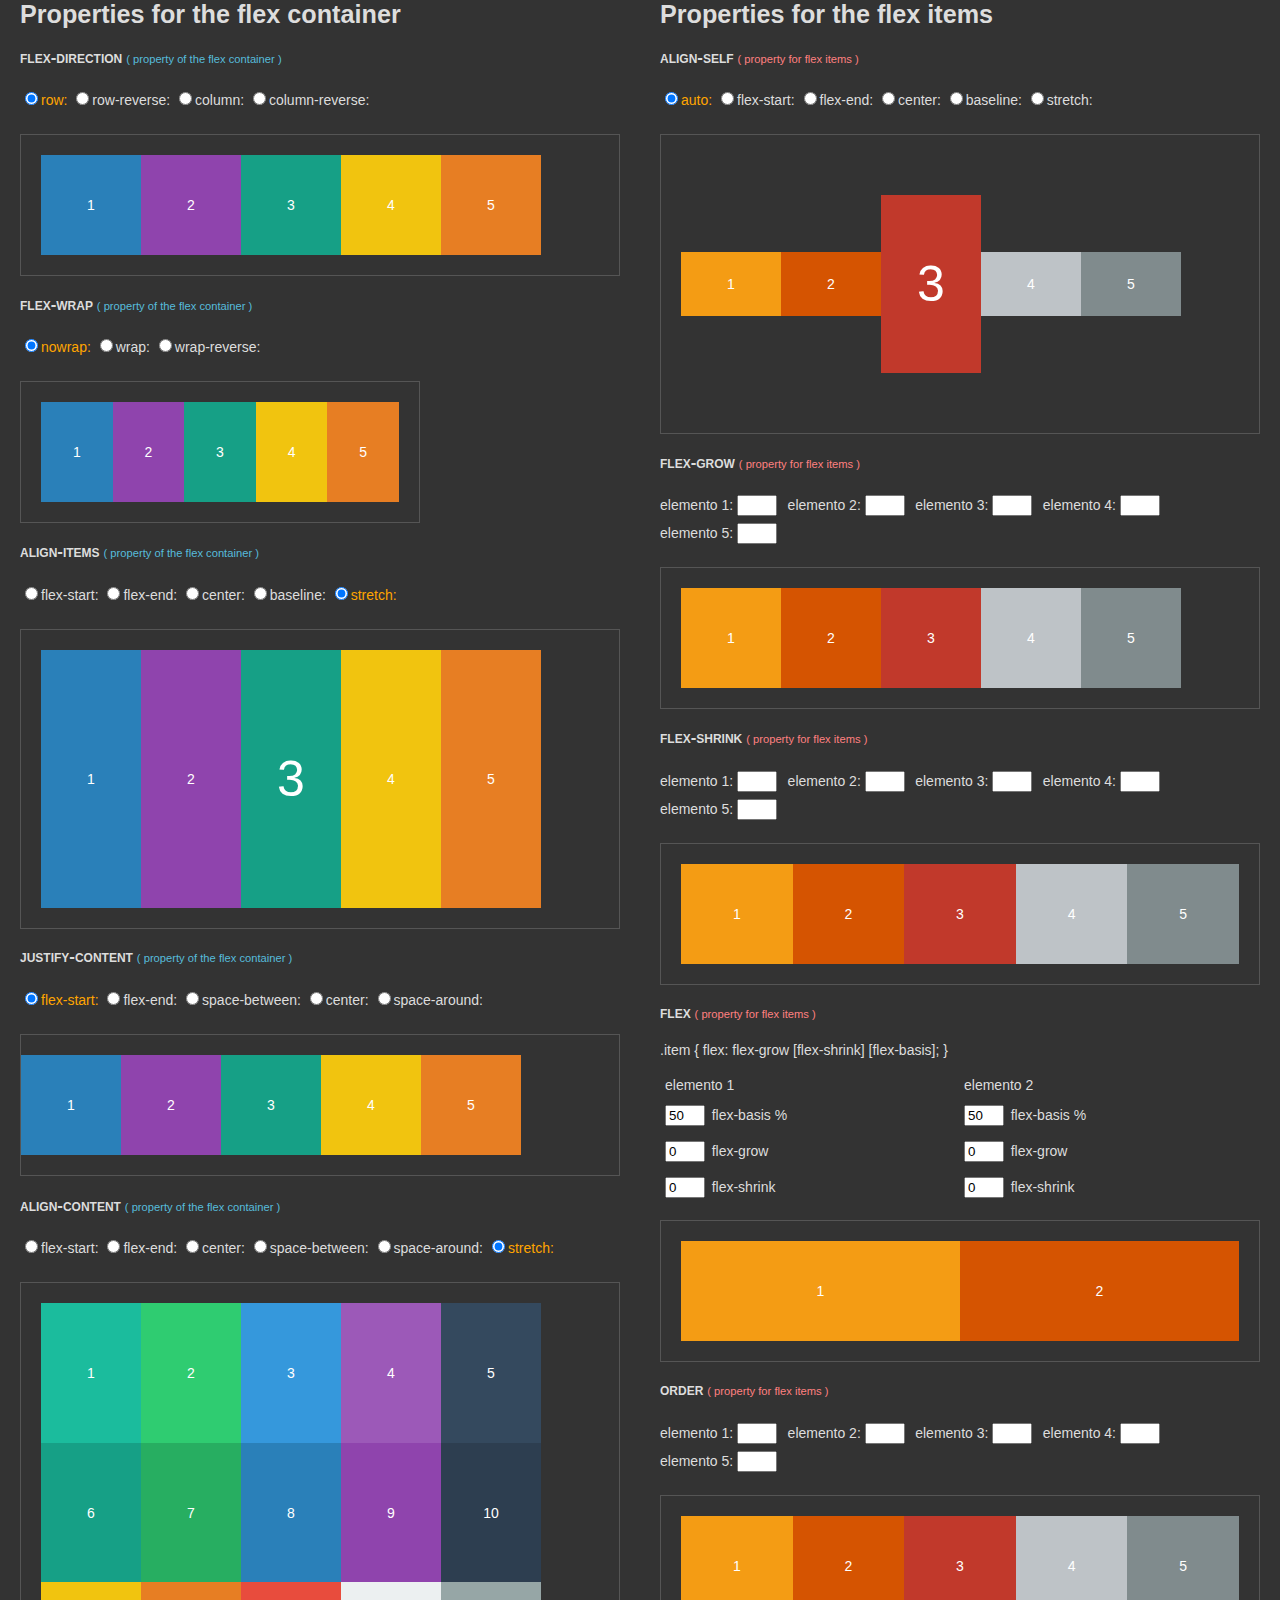
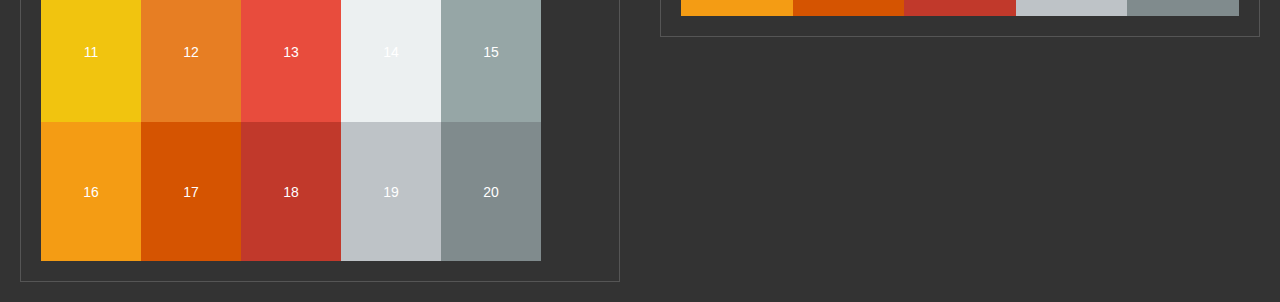
<file: htm-with-css/W3-band/asset/img/Flexbox playground_files/adLPwv.html>
<!DOCTYPE html>
<!-- saved from url=(0040)https://cdpn.io/enxaneta/fullpage/adLPwv -->
<html lang="en"><head><meta http-equiv="Content-Type" content="text/html; charset=UTF-8">

  
  
<link rel="apple-touch-icon" type="image/png" href="https://cpwebassets.codepen.io/assets/favicon/apple-touch-icon-5ae1a0698dcc2402e9712f7d01ed509a57814f994c660df9f7a952f3060705ee.png">
<meta name="apple-mobile-web-app-title" content="CodePen">

<link rel="shortcut icon" type="image/x-icon" href="https://cpwebassets.codepen.io/assets/favicon/favicon-aec34940fbc1a6e787974dcd360f2c6b63348d4b1f4e06c77743096d55480f33.ico">

<link rel="mask-icon" type="image/x-icon" href="https://cpwebassets.codepen.io/assets/favicon/logo-pin-8f3771b1072e3c38bd662872f6b673a722f4b3ca2421637d5596661b4e2132cc.svg" color="#111">


  <title>CodePen - Flexbox playground</title>
  
  
  
  
<style>
/*flex-direction: row | row-reverse | column | column-reverse;*/

.flex-container.row {
  -webkit-flex-direction: row;
  -ms-flex-direction: row;
  flex-direction: row;
}

.flex-container.row-reverse {
  -webkit-flex-direction: row-reverse;
  -ms-flex-direction: row-reverse;
  flex-direction: row-reverse;
}

.flex-container.column {
  -webkit-flex-direction: column;
  -ms-flex-direction: column;
  flex-direction: column;
}

.flex-container.column-reverse {
  -webkit-flex-direction: column;
  -ms-flex-direction: column;
  flex-direction: column-reverse;
}


/*flex-wrap: nowrap | wrap | wrap-reverse;*/

.flex-container.nowrap {
  -webkit-flex-wrap: nowrap;
  -ms-flex-wrap: nowrap;
  flex-wrap: nowrap;
}

.flex-container.wrap {
  -webkit-flex-wrap: wrap;
  -ms-flex-wrap: wrap;
  flex-wrap: wrap;
}

.flex-container.wrap-reverse {
  -webkit-flex-wrap: wrap-reverse;
  -ms-flex-wrap: wrap-reverse;
  flex-wrap: wrap-reverse;
}


/*align-items: flex-start | flex-end | center | baseline | stretch;*/

.flex-container.align-items-start {
  -webkit-align-items: flex-start;
  -ms-flex-align: start;
  align-items: flex-start;
}

.flex-container.align-items-end {
  -webkit-align-items: flex-end;
  -ms-flex-align: end;
  align-items: flex-end;
}

.flex-container.align-items-center {
  -webkit-align-items: center;
  -ms-flex-align: center;
  align-items: center;
}

.flex-container.align-items-baseline {
  webkit-align-items: baseline;
  -ms-flex-align: baseline;
  align-items: baseline;
}

.flex-container.align-items-stretch {
  webkit-align-items: stretch;
  -ms-flex-align: stretch;
  align-items: stretch;
}


/*justify-content: flex-start | flex-end | center | space-between | space-around;*/

.flex-container.justify-start {
  -webkit-justify-content: flex-start;
  -ms-flex-pack: start;
  justify-content: flex-start;
}

.flex-container.justify-end {
  -webkit-justify-content: flex-end;
  -ms-flex-pack: end;
  justify-content: flex-end;
}

.flex-container.justify-center {
  -webkit-justify-content: center;
  -ms-flex-pack: center;
  justify-content: center;
}

.flex-container.justify-space-between {
  -webkit-justify-content: space-between;
  -ms-flex-pack: justify;
  justify-content: space-between;
}

.flex-container.justify-space-around {
  -webkit-justify-content: space-around;
  -ms-flex-pack: justify;
  justify-content: space-around;
}


/*align-content: flex-start | flex-end | center | space-between | space-around | stretch;*/

.flex-container.align-content-start {
  -webkit-align-content: flex-start;
  -ms-flex-line-pack: start;
  align-content: flex-start;
}

.flex-container.align-content-end {
  -webkit-align-content: flex-end;
  -ms-flex-line-pack: end;
  align-content: flex-end;
}

.flex-container.align-content-center {
  -webkit-align-content: center;
  -ms-flex-line-pack: center;
  align-content: center;
}

.flex-container.align-content-space-between {
  -webkit-align-content: space-between;
  -ms-flex-line-pack: justify;
  align-content: space-between;
}

.flex-container.align-content-space-around {
  -webkit-align-content: space-around;
  -ms-flex-line-pack: justify;
  /*distribute;*/
  align-content: space-around;
}

.flex-container.align-content-stretch {
  -webkit-align-content: stretch;
  -ms-flex-line-pack: stretch;
  align-content: stretch;
}


/*align-self: auto | flex-start | flex-end | center | baseline | stretch;*/

.item.align-self-auto {
  -webkit-align-self: auto;
  -ms-flex-item-align: auto;
  align-self: auto;
}

.item.align-self-start {
  -webkit-align-self: flex-start;
  -ms-flex-item-align: start;
  align-self: flex-start;
}

.item.align-self-end {
  -webkit-align-self: flex-end;
  -ms-flex-item-align: end;
  align-self: flex-end;
}

.item.align-self-center {
  -webkit-align-self: center;
  -ms-flex-item-align: center;
  align-self: center;
}

.item.align-self-baseline {
  -webkit-align-self: baseline;
  -ms-flex-item-align: baseline;
  align-self: baseline;
}

.item.align-self-stretch {
  -webkit-align-self: stretch;
  -ms-flex-item-align: stretch;
  align-self: stretch;
}

.item.flex-grow1 {
  flex-grow: 1;
}

.item.flex-grow2 {
  flex-grow: 2;
}

.item.flex-grow3 {
  flex-grow: 3;
}

.item.flex-grow4 {
  flex-grow: 4;
}
html,body{ width:100%; min-height:100%; margin:0; padding:0; color:#ddd; font-size:14px; font-family:Verdana, Geneva, sans-serif;background-color:#333;}
*{
	box-sizing : border-box; 
	-webkit-font-smoothing: antialiased;
	-moz-osx-font-smoothing: grayscale; 
}
.principal{ width:calc(50% - 40px); min-width:525px; margin:0 20px 20px 20px; float:left;}
.radio{ margin-bottom:20px;}
label{ line-height:200%;}
input[type=radio] { color:white; }
input[type=radio]:checked + label { color:orange; }
input[type=number]{ width:40px; margin-right:.5em;}
h1{ font-size:200%;margin:20px;}
h2{ font-size:180%;margin:0px;}
h4 a{ font-variant:small-caps; font-size:120%; color:#ddd; text-decoration:none;}
h4 small{font-variant: normal; font-size:80%; font-weight:normal; color:#57bcdb;}
table{ width:100%; margin-bottom:1em;}
table td{ width:50%; padding:3px;}
.principal:last-of-type h4 small{ color:#ff8080;}
.flex-container {
 border: 1px solid #555;
 display : -webkit-flex;
 display : -ms-flexbox;
 display : flex;
 padding:20px;
 width:100%; 
 }
.item{
	margin:0; 
    display : inherit;
	padding:10px; 
	width:100px; 
	height:100px;
	-webkit-align-items: center;
	-ms-flex-align:center;
	align-items: center;
	}
.item p{width:100%; text-align:center; color:#fff;}
#direction .item{flex-wrap:wrap;}
/*#wrap .item{ height:auto;}*/
#wrap{ width:400px;}
#align .item{height:auto; height:auto;flex-wrap:wrap;}	
#align{ height:300px;}
#justify{ margin:20px 0; padding:20px 0;}
#alignContent{flex-wrap:wrap; height:600px;}
#alignContent .item{ height:auto;} 
#FCI1{ height:300px;}
#FCI1 .item{ height:auto;}
#FCI3 .item{ width:25%;}
#FCI4 .item{ width:50%;}
#FCI5 .item{ width:20%;}
.nbsp{white-space: nowrap;}

@media only screen and (max-width:1100px){.principal{ width:calc(100% - 40px);}}
@media only screen and (max-width:580px) {
.item{ width:50px;height:50px;}
.principal{ width:calc(100% - 40px); min-width:initial;}
.flex-container{width:100%; min-width:initial;}	
#wrap{ width:200px;}
}
</style>

  <script>
  window.console = window.console || function(t) {};
</script>

  
  
  <script>
  if (document.location.search.match(/type=embed/gi)) {
    window.parent.postMessage("resize", "*");
  }
</script>


</head>

<body translate="no">
  <div class="principal">
<h2>Properties for the flex container</h2>
<div class="control">
<h4><a href="http://w3.unpocodetodo.info/css3/flex-direction.php">flex-direction</a> <small>( property of the flex container  )</small></h4><!--flex-direction: row | row-reverse | column | column-reverse;-->
<div class="radio">
<input name="flex-direction" type="radio" class="flex-direction" id="R11" value="row" checked=""><label for="R11">row:</label>
<input name="flex-direction" type="radio" class="flex-direction" id="R12" value="row-reverse"><label for="R12">row-reverse:</label>
<input name="flex-direction" type="radio" class="flex-direction" id="R13" value="column"><label for="R13">column:</label>
<input name="flex-direction" type="radio" class="flex-direction" id="R14" value="column-reverse"><label for="R14">column-reverse:</label>
</div></div>
<div class="flex-container" id="direction">
<div class="item" data-color="2a80b9" style="background-color: rgb(42, 128, 185);"><p>1</p></div>
<div class="item" data-color="8f44ad" style="background-color: rgb(143, 68, 173);"><p>2</p></div>
<div class="item" data-color="16a086" style="background-color: rgb(22, 160, 134);"><p>3</p></div>
<div class="item" data-color="f1c40f" style="background-color: rgb(241, 196, 15);"><p>4</p></div>
<div class="item" data-color="e77e23" style="background-color: rgb(231, 126, 35);"><p>5</p></div>
</div>

<div class="control">
<h4><a href="http://w3.unpocodetodo.info/css3/flex-wrap.php">flex-wrap</a> <small>( property of the flex container  )</small></h4><!--nowrap | wrap | wrap-reverse;-->
<div class="radio">
<input name="flex-wrap" type="radio" class="flex-wrap" id="R21" value="nowrap" checked=""><label for="R21">nowrap:</label>
<input name="flex-wrap" type="radio" class="flex-wrap" id="R22" value="wrap"><label for="R22">wrap:</label>
<input name="flex-wrap" type="radio" class="flex-wrap" id="R23" value="wrap-reverse"><label for="R23">wrap-reverse:</label>
</div></div>
<div class="flex-container" id="wrap">
<div class="item" data-color="2a80b9" style="background-color: rgb(42, 128, 185);"><p>1</p></div>
<div class="item" data-color="8f44ad" style="background-color: rgb(143, 68, 173);"><p>2</p></div>
<div class="item" data-color="16a086" style="background-color: rgb(22, 160, 134);"><p>3</p></div>
<div class="item" data-color="f1c40f" style="background-color: rgb(241, 196, 15);"><p>4</p></div>
<div class="item" data-color="e77e23" style="background-color: rgb(231, 126, 35);"><p>5</p></div>
</div>

<div class="control">
<h4><a href="http://w3.unpocodetodo.info/css3/flex-align-items.php">align-items</a> <small>( property of the flex container  )</small></h4><!-- flex-start | flex-end | center | baseline | stretch;-->
<div class="radio">
<input name="flex-align-items" type="radio" class="flex-align-items" id="R31" value="align-items-start"><label for="R31">flex-start:</label>
<input name="flex-align-items" type="radio" class="flex-align-items" id="R32" value="align-items-end"><label for="R32">flex-end:</label>
<input name="flex-align-items" type="radio" class="flex-align-items" id="R33" value="align-items-center"><label for="R33">center:</label>
<input name="flex-align-items" type="radio" class="flex-align-items" id="R34" value="align-items-baseline"><label for="R34">baseline:</label>
<input name="flex-align-items" type="radio" class="flex-align-items" id="R35" value="align-items-stretch" checked=""><label for="R35">stretch:</label>
</div></div>
<div class="flex-container" id="align">
<div class="item" data-color="2a80b9" style="background-color: rgb(42, 128, 185);"><p>1</p></div>
<div class="item" data-color="8f44ad" style="background-color: rgb(143, 68, 173);"><p>2</p></div>
<div class="item" data-color="16a086" style="background-color: rgb(22, 160, 134);"><p style="font-size:50px;">3</p></div>
<div class="item" data-color="f1c40f" style="background-color: rgb(241, 196, 15);"><p>4</p></div>
<div class="item" data-color="e77e23" style="background-color: rgb(231, 126, 35);"><p>5</p></div>
</div>


<div class="control">
<h4><a href="http://w3.unpocodetodo.info/css3/flex-justify-content.php">justify-content</a> <small>( property of the flex container )</small></h4> <!--justify-content: flex-start | flex-end | center | space-between | space-around; -->
<div class="radio">
<input name="justify-content" type="radio" class="justify-content" id="R41" value="justify-start" checked=""><label for="R41">flex-start:</label>
<input name="justify-content" type="radio" class="justify-content" id="R42" value="justify-end"><label for="R42">flex-end:</label>
<input name="justify-content" type="radio" class="justify-content" id="R43" value="justify-space-between"><label for="R43">space-between:</label>
<input name="justify-content" type="radio" class="justify-content" id="R44" value="justify-center"><label for="R44">center:</label>
<input name="justify-content" type="radio" class="justify-content" id="R45" value="justify-space-around"><label for="R45">space-around:</label>
</div></div>
<div class="flex-container" id="justify">
<div class="item" data-color="2a80b9" style="background-color: rgb(42, 128, 185);"><p>1</p></div>
<div class="item" data-color="8f44ad" style="background-color: rgb(143, 68, 173);"><p>2</p></div>
<div class="item" data-color="16a086" style="background-color: rgb(22, 160, 134);"><p>3</p></div>
<div class="item" data-color="f1c40f" style="background-color: rgb(241, 196, 15);"><p>4</p></div>
<div class="item" data-color="e77e23" style="background-color: rgb(231, 126, 35);"><p>5</p></div>

</div>

<!--<p>En <strong>Google Chrome</strong> y <strong>Opera</strong>: problemas al cambiar dinamicamente entre <code>justify-content:space-between</code> y <code>justify-content:space-around</code> </p>-->


<div class="control">
<h4><a href="http://w3.unpocodetodo.info/css3/flex-align-content.php">align-content</a> <small>( property of the flex container  )</small></h4> <!--justify-content: flex-start | flex-end | center | space-between | space-around; -->
<div class="radio">
<input name="align-content" type="radio" class="align-content" id="R51" value="align-content-start"><label for="R51">flex-start:</label>
<input name="align-content" type="radio" class="align-content" id="R52" value="align-content-end"><label for="R52">flex-end:</label>
<input name="align-content" type="radio" class="align-content" id="R53" value="align-content-center"><label for="R53">center:</label>
<input name="align-content" type="radio" class="align-content" id="R54" value="align-content-space-between"><label for="R54">space-between:</label>
<input name="align-content" type="radio" class="align-content" id="R55" value="align-content-space-around"><label for="R55">space-around:</label>
<input name="align-content" type="radio" class="align-content" id="R56" value="align-content-stretch" checked=""><label for="R56">stretch:</label>
</div></div>
<div class="flex-container" id="alignContent">

<div class="item" data-color="1bbc9d" style="background-color: rgb(27, 188, 157);"><p>1</p></div>
<div class="item" data-color="2fcc71" style="background-color: rgb(47, 204, 113);"><p>2</p></div>
<div class="item" data-color="3598dc" style="background-color: rgb(53, 152, 220);"><p>3</p></div>
<div class="item" data-color="9c59b8" style="background-color: rgb(156, 89, 184);"><p>4</p></div>
<div class="item" data-color="34495e" style="background-color: rgb(52, 73, 94);"><p>5</p></div>
<div class="item" data-color="16a086" style="background-color: rgb(22, 160, 134);"><p>6</p></div>
<div class="item" data-color="27ae61" style="background-color: rgb(39, 174, 97);"><p>7</p></div>
<div class="item" data-color="2a80b9" style="background-color: rgb(42, 128, 185);"><p>8</p></div>
<div class="item" data-color="8f44ad" style="background-color: rgb(143, 68, 173);"><p>9</p></div>
<div class="item" data-color="2d3e50" style="background-color: rgb(45, 62, 80);"><p>10</p></div>
<div class="item" data-color="f1c40f" style="background-color: rgb(241, 196, 15);"><p>11</p></div>
<div class="item" data-color="e77e23" style="background-color: rgb(231, 126, 35);"><p>12</p></div>
<div class="item" data-color="e84c3d" style="background-color: rgb(232, 76, 61);"><p>13</p></div>
<div class="item" data-color="ecf0f1" style="background-color: rgb(236, 240, 241);"><p>14</p></div>
<div class="item" data-color="96a6a6" style="background-color: rgb(150, 166, 166);"><p>15</p></div>
<div class="item" data-color="f49c14" style="background-color: rgb(244, 156, 20);"><p>16</p></div>
<div class="item" data-color="d55401" style="background-color: rgb(213, 84, 1);"><p>17</p></div>
<div class="item" data-color="c1392b" style="background-color: rgb(193, 57, 43);"><p>18</p></div>
<div class="item" data-color="bec3c7" style="background-color: rgb(190, 195, 199);"><p>19</p></div>
<div class="item" data-color="808b8d" style="background-color: rgb(128, 139, 141);"><p>20</p></div>

</div>



</div>

<!-- propiedades de los items -->

<div class="principal">
<h2>Properties for the flex items </h2>
<div class="control">
<h4><a href="http://w3.unpocodetodo.info/css3/flex-align-self.php">align-self</a> <small>( property for flex items  )</small></h4> <!--auto | flex-start | flex-end | center | baseline | stretch -->
<div class="radio">
<input name="align-self" type="radio" class="align-self" id="R61" value="align-self-auto" checked=""><label for="R61">auto:</label>
<input name="align-self" type="radio" class="align-self" id="R62" value="align-self-start"><label for="R62">flex-start:</label>
<input name="align-self" type="radio" class="align-self" id="R63" value="align-self-end"><label for="R63">flex-end:</label>
<input name="align-self" type="radio" class="align-self" id="R64" value="align-self-center"><label for="R64">center:</label>
<input name="align-self" type="radio" class="align-self" id="R65" value="align-self-baseline"><label for="R65">baseline:</label>
<input name="align-self" type="radio" class="align-self" id="R66" value="align-self-stretch"><label for="R66">stretch:</label>
</div>

</div>
<div class="flex-container align-items-center" id="FCI1">

<div class="item" data-color="f49c14" style="background-color: rgb(244, 156, 20);"><p>1</p></div>
<div class="item" data-color="d55401" style="background-color: rgb(213, 84, 1);"><p>2</p></div>
<div class="item" data-color="c1392b" id="alignSelf" style="background-color: rgb(193, 57, 43);"><p style="font-size:50px;">3</p></div>
<div class="item" data-color="bec3c7" style="background-color: rgb(190, 195, 199);"><p>4</p></div>
<div class="item" data-color="808b8d" style="background-color: rgb(128, 139, 141);"><p>5</p></div>

</div>

<div class="control">
<h4><a href="http://w3.unpocodetodo.info/css3/flex-abreviado.php#flexGrow">flex-grow</a> <small>( property for flex items )</small></h4> <!--auto | flex-start | flex-end | center | baseline | stretch -->
<div class="radio">
<span class="nbsp"><label for="R71">elemento 1: </label><input type="number" class="flex-grow" id="R71" min="0"></span>
<span class="nbsp"><label for="R72">elemento 2: </label><input type="number" class="flex-grow" id="R72" min="0"></span>
<span class="nbsp"><label for="R73">elemento 3: </label><input type="number" class="flex-grow" id="R73" min="0"></span>
<span class="nbsp"><label for="R74">elemento 4: </label><input type="number" class="flex-grow" id="R74" min="0"></span>
<span class="nbsp"><label for="R75">elemento 5: </label><input type="number" class="flex-grow" id="R75" min="0"></span>
</div>

</div>
<div class="flex-container align-items-center" id="FCI2">

<div class="item" id="itemR71" data-color="f49c14" style="background-color: rgb(244, 156, 20);"><p>1</p></div>
<div class="item" id="itemR72" data-color="d55401" style="background-color: rgb(213, 84, 1);"><p>2</p></div>
<div class="item" id="itemR73" data-color="c1392b" style="background-color: rgb(193, 57, 43);"><p>3</p></div>
<div class="item" id="itemR74" data-color="bec3c7" style="background-color: rgb(190, 195, 199);"><p>4</p></div>
<div class="item" id="itemR75" data-color="808b8d" style="background-color: rgb(128, 139, 141);"><p>5</p></div>

</div>



<div class="control">
<h4><a href="http://w3.unpocodetodo.info/css3/flex-abreviado.php#flexShrink">flex-shrink</a> <small>( property for flex items )</small></h4> <!--auto | flex-start | flex-end | center | baseline | stretch -->
<div class="radio">
<span class="nbsp"><label for="R81">elemento 1: </label><input type="number" class="flex-shrink" id="R81" min="0"></span>
<span class="nbsp"><label for="R82">elemento 2: </label><input type="number" class="flex-shrink" id="R82" min="0"></span>
<span class="nbsp"><label for="R83">elemento 3: </label><input type="number" class="flex-shrink" id="R83" min="0"></span>
<span class="nbsp"><label for="R84">elemento 4: </label><input type="number" class="flex-shrink" id="R84" min="0"></span>
<span class="nbsp"><label for="R85">elemento 5: </label><input type="number" class="flex-shrink" id="R85" min="0"></span>
</div>

</div>
<div class="flex-container align-items-center" id="FCI3">

<div class="item" id="itemR81" data-color="f49c14" style="background-color: rgb(244, 156, 20);"><p>1</p></div>
<div class="item" id="itemR82" data-color="d55401" style="background-color: rgb(213, 84, 1);"><p>2</p></div>
<div class="item" id="itemR83" data-color="c1392b" style="background-color: rgb(193, 57, 43);"><p>3</p></div>
<div class="item" id="itemR84" data-color="bec3c7" style="background-color: rgb(190, 195, 199);"><p>4</p></div>
<div class="item" id="itemR85" data-color="808b8d" style="background-color: rgb(128, 139, 141);"><p>5</p></div>

</div>


<div class="control">
<h4><a href="http://w3.unpocodetodo.info/css3/flex-abreviado.php">flex</a> <small>( property for flex items )</small></h4> <!--auto | flex-start | flex-end | center | baseline | stretch -->
<p>.item { flex: flex-grow [flex-shrink] [flex-basis]; } </p>
<table id="flexBasis">
<tbody><tr><td>elemento 1</td><td>elemento 2</td></tr>
<tr><td><input type="number" class="flex-basis" id="B1" min="0" value="50"><label for="B1">flex-basis %</label></td><td><input type="number" class="flex-basis" id="B2" min="0" value="50"><label for="B2">flex-basis %</label></td></tr>
<tr><td><input type="number" class="flex-basis-grow" id="G1" min="0" value="0"><label for="G1">flex-grow</label></td><td><input type="number" class="flex-basis-grow" id="G2" min="0" value="0"><label for="G2">flex-grow</label></td></tr>
<tr><td><input type="number" class="flex-basis-shrink" id="S1" min="0" value="0"><label for="S1">flex-shrink</label></td><td><input type="number" class="flex-basis-shrink" id="S2" min="0" value="0"><label for="S2">flex-shrink</label></td></tr>
</tbody></table>
</div>


<div class="flex-container align-items-center" id="FCI4">

<div class="item" id="item1" data-color="f49c14" style="background-color: rgb(244, 156, 20);"><p>1</p></div>
<div class="item" id="item2" data-color="d55401" style="background-color: rgb(213, 84, 1);"><p>2</p></div>

</div>


<div class="control">
<h4><a href="http://w3.unpocodetodo.info/css3/flex-order.php">order</a> <small>( property for flex items )</small></h4> <!--auto | flex-start | flex-end | center | baseline | stretch -->
<div class="radio">
<span class="nbsp"><label for="R91">elemento 1: </label><input type="number" class="flex-order" id="R91" min="0"></span>
<span class="nbsp"><label for="R92">elemento 2: </label><input type="number" class="flex-order" id="R92" min="0"></span>
<span class="nbsp"><label for="R93">elemento 3: </label><input type="number" class="flex-order" id="R93" min="0"></span>
<span class="nbsp"><label for="R94">elemento 4: </label><input type="number" class="flex-order" id="R94" min="0"></span>
<span class="nbsp"><label for="R95">elemento 5: </label><input type="number" class="flex-order" id="R95" min="0"></span>
</div>

</div>
<div class="flex-container align-items-center" id="FCI5">


<div class="item" id="orderR91" data-color="f49c14" style="background-color: rgb(244, 156, 20);"><p>1</p></div>
<div class="item" id="orderR92" data-color="d55401" style="background-color: rgb(213, 84, 1);"><p>2</p></div>
<div class="item" id="orderR93" data-color="c1392b" style="background-color: rgb(193, 57, 43);"><p>3</p></div>
<div class="item" id="orderR94" data-color="bec3c7" style="background-color: rgb(190, 195, 199);"><p>4</p></div>
<div class="item" id="orderR95" data-color="808b8d" style="background-color: rgb(128, 139, 141);"><p>5</p></div>

</div>


</div>
    <script src="./stopExecutionOnTimeout-1b93190375e9ccc259df3a57c1abc0e64599724ae30d7ea4c6877eb615f89387.js.tải xuống"></script>

  
      <script id="rendered-js">
function changeFlex(e, t) {
  for (var n = document.querySelectorAll("." + e), l = document.querySelector("#" + t), r = 0; r < n.length; r++) {if (window.CP.shouldStopExecution(0)) break;n[r].addEventListener("change", function () {
      var e = this.value;
      l.setAttribute("class", "flex-container " + e);
    }, !1);}window.CP.exitedLoop(0);
}

function changeItemFlex(e, t) {
  for (var n = document.querySelectorAll("." + e), l = document.querySelector("#" + t), r = 0; r < n.length; r++) {if (window.CP.shouldStopExecution(1)) break;n[r].addEventListener("change", function () {
      var e = this.value;
      l.setAttribute("class", "item " + e);
    }, !1);}window.CP.exitedLoop(1);
}

function changeFlexBasis(e, t) {
  var n = isNaN(e.value) ? 0 : e.value;
  console.log("B: " + n), document.querySelector("#" + t).style.WebkitFlexBasis = n + "%", document.querySelector("#" + t).style.flexBasis = n + "%";
}

function changeFlexGrow(e, t) {
  var n = isNaN(e.value) ? 0 : e.value;
  console.log("G: " + n), document.querySelector("#" + t).style.WebkitFlexGrow = n, document.querySelector("#" + t).style.flexGrow = n;
}

function changeFlexShrink(e, t) {
  var n = isNaN(e.value) ? 0 : e.value;
  console.log("S: " + n), document.querySelector("#" + t).style.WebkitFlexShrink = n, document.querySelector("#" + t).style.flexShrink = n;
}

function changeFlexOrder(e, t) {
  var n = isNaN(e.value) ? 0 : e.value;
  console.log("O: " + n), document.querySelector("#" + t).style.WebkitOrder = n, document.querySelector("#" + t).style.order = n;
}

function changeAll(e, t, n, l) {
  changeFlexBasis(e, l), changeFlexGrow(t, l), changeFlexShrink(n, l);
}
for (var items = document.querySelectorAll(".item"), i = 0; i < items.length; i++) {if (window.CP.shouldStopExecution(2)) break;
  if (items[i].hasAttribute("data-color")) {
    var color = items[i].getAttribute("data-color");
    items[i].style.backgroundColor = "#" + color;
  }}window.CP.exitedLoop(2);
for (var flexO = document.querySelectorAll(".flex-order"), o = 0; o < flexO.length; o++) {if (window.CP.shouldStopExecution(3)) break;flexO[o].addEventListener("change", function () {
    changeFlexOrder(this, "order" + this.id);
  }, !1);}window.CP.exitedLoop(3);
changeFlex("flex-direction", "direction"), changeFlex("flex-wrap", "wrap"), changeFlex("flex-align-items", "align"), changeFlex("justify-content", "justify"), changeFlex("align-content", "alignContent"), changeItemFlex("align-self", "alignSelf");
for (var flexGrow = document.querySelectorAll(".flex-grow"), i = 0; i < flexGrow.length; i++) {if (window.CP.shouldStopExecution(4)) break;flexGrow[i].addEventListener("change", function () {
    var e = "item" + this.id;
    changeFlexGrow(this, e);
  });}window.CP.exitedLoop(4);
for (var flexShrink = document.querySelectorAll(".flex-shrink"), j = 0; j < flexShrink.length; j++) {if (window.CP.shouldStopExecution(5)) break;flexShrink[j].addEventListener("change", function () {
    var e = "item" + this.id;
    changeFlexShrink(this, e);
  });}window.CP.exitedLoop(5);
var B1 = document.querySelector("#B1"),
G1 = document.querySelector("#G1"),
S1 = document.querySelector("#S1"),
B2 = document.querySelector("#B2"),
G2 = document.querySelector("#G2"),
S2 = document.querySelector("#S2");
B1.addEventListener("change", function () {
  changeAll(B1, G1, S1, "item1");
}), G1.addEventListener("change", function () {
  changeAll(B1, G1, S1, "item1");
}), S1.addEventListener("change", function () {
  changeAll(B1, G1, S1, "item1");
}), B2.addEventListener("change", function () {
  changeAll(B2, G2, S2, "item2");
}), G2.addEventListener("change", function () {
  changeAll(B2, G2, S2, "item2");
}), S2.addEventListener("change", function () {
  changeAll(B2, G2, S2, "item2");
});
//# sourceURL=pen.js
    </script>

  




 
</body></html>
</file>
<file: htm-with-css/bang_amu/main.css>
*{
    padding: 0;
    margin: 0;

}
body{
    width: 100%;
    height: 100vh;
    display: flex;
    justify-content: center;
    align-items: center;
    background-color: #222;
}
#content{
    width: 600px;
    height: 600px;
    display: flex;
    flex-wrap: wrap;
}
.box{
    width: 60px;
    height: 60px;
    border: 2px solid#fff;
}
</file>
<file: htm-with-css/Bem/style.css>
*{
    padding: 0;
    margin: 0;
    box-sizing: border-box;
}
body{
    display: flex;
    flex-direction: column;
    min-height: 100vh;
    font-family: Arial, Helvetica, sans-serif;
}
body > div{
    margin: auto;
}

.btn{
    display: inline-block;
    text-decoration: none;
    color: #fff;
    padding: 12px 48px;
    min-width: 120px;
    border-radius: 50px;
    transition: opacity 0.2s ease;
    cursor: pointer;
}
.btn:hover{
    opacity: 0.8;
}
.btn + .btn {
    margin-left: 16px ;
}
.btn--success{
    background-color: #71be34; 

}
.btn--warn{
    background-color:#ffb702 ;
}
.btn--danger{
    background-color:#ff623d ;
}
.btn--disabled{
    cursor: default;
    opacity: 0.5 !important;
}
.toast{
    display: flex;
    align-items: center;
    background-color: #fff;
    border-radius: 2px;
    border-left: 4px solid;
    padding: 20px 0;
    min-width: 400px;
    max-width: 450px;
    box-shadow: 0 5px 8px rgba(0,0,0, 0.08);
    transition: all linear 0.5s;
    
    
    
}
.toast--success{
    border-color: #47d864;
}
.toast--success .toast__icon{
    color: #47d864;
}
.toast--error{
    border-color:#ff623d ;
}
.toast--error .toast__icon{
    color: #ff623d;
}

.toast + .toast{
    margin-top: 16px;
}
.toast__icon{
    font-size: 24px;
}
.toast__icon,
.toast__close{
    padding: 0 16px;
}

.toast__body{
    flex-grow: 1;
}

.toast__title{
    font-size: 18px;
    font-weight: 600;
    color: #333;
    line-height: 1.5;

}

.toast__mesages{
    font-size: 16px;
    margin-top: 4px;
    color: #888;

}

.toast__close{
    font-size: 20px;
    color: rgba(0,0,0, 0.4);
    cursor: pointer;
}
#toast{
    position: fixed;
    top:32px;
    right: 32px;
    /* z-index: 999999; */
    
}
@keyframes slideInLeft {
    from {
        opacity: 0;
        transform: translateX(calc(100% + 32px));

    }
    to{
        opacity: 1;
        transform: translateX(0);
    }
}
@keyframes fadeOut{
    to{
        opacity: 0;
    }
}
</file>
<file: htm-with-css/Flex Sample/css/style.css>
* {
    box-sizing: border-box;
}

html, body {
    margin: 0;
    padding: 0;
    font-size: 14px;
    font-family: Arial, Helvetica, sans-serif;
}

body {
    background-color: #ccc;
}

/* Navbar */
.nav {
    min-height: 42px;
    background-color: #EF5122;
    display: flex;
    justify-content: space-between;
}

.nav-list {
    padding-left: 0;
    margin: auto 16px;
}

.nav-item {
    color: #fff;
    list-style: none;
    margin: 0 8px;
    display: inline-block;
}

/* Form layout */
.form-container {
    max-width: 720px;
    padding: 32px;
    margin: 36px auto 0 auto;
    background-color: #fff;
}

.form__row {
    padding: 8px 0;
    display: flex;
    
}

.form__label {
   min-width: 90px;
}

.form__input {
    flex: 1;
}

/* Column layout */
.column-layout {
    margin-top: 36px;
    padding: 12px 0;
    background-color: #fff;
    display: flex;
    
}

.column-item {
    padding: 0 16px;
    
}

.sidebar-one {
    flex: 1;
}

.sidebar-two {
    flex: 1;
}

.main-column {
    flex: 3;
}

/* Feature layout */
.feature-layout {
    margin-top: 36px;
    display: flex;
    justify-content: space-around;

    
    
}

/* PC, Tablet */
@media (min-width: 740px) {
    .feature-layout {
        flex-direction:row ;
    }
}

.feature-item {
    padding: 12px 16px;
    margin-top: 16px;
    flex-basis: 30%;
    
}

.feature-item:nth-child(1) {
    background-color: rgb(192, 227, 222);
}

.feature-item:nth-child(2) {
    background-color: rgb(227, 200, 192);
}

.feature-item:nth-child(3) {
    background-color: rgb(226, 192, 227);
}

/* Wrap layout */
.wrap-layout {
    background-color: #fff;
    margin-top: 36px;
    padding: 12px 0 32px 0;
    display: flex;
    justify-content: space-around;
    flex-wrap:wrap ;
}

.wrap-layout__item {
    width: 148px;
    height: 90px;
    color: #fff;
    text-align: center;
    line-height: 90px;
    font-size: 48px;
    font-weight: 700;
    margin-top: 20px;
    background-color: #EF5122;
    
}

/* Center layout */
.center-layout {
    background-color: rgb(192, 227, 194);
    margin: 36px auto 0 auto;
    padding: 32px 0;
    max-width: 640px;
    height: 360px;
    display: flex;
}

.center-layout__item {
    font-size: 42px;
    font-weight: 700;
    margin: auto;
}

/* Chart layout */
.chart-layout {
    margin: 36px auto 0 auto;
    padding: 32px 0;
    height: 320px;
    background-color: #fff;
    display: flex;
    align-items: flex-end;
    justify-content: space-around;

}

.chart-layout__item {
    width: 60px;
    color: #fff;
    text-align: center;
    height: var(--percent);
    background-color: #EF5122;
}

/* End */
.the-end {
    margin: 12px auto 48px auto;
    padding: 32px 0;
    max-width: 740px;
    min-height: 360px;
    display: flex;
}

.the-end__first {
    padding: 4px 16px;
    background-color: #fff;
    flex: 1;

}

.the-end__second {
    flex: 1;
    display: flex;
    flex-direction:column ;
}

.the-end__second-one {
    padding: 4px 16px;
    background-color: rgb(227, 192, 214);
    flex: 1;
}

.the-end__second-two {
    padding: 4px 16px;
    background-color: rgb(192, 210, 227);
    flex: 1;
}
</file>
<file: htm-with-css/ví dụ/main.css>
*{
    margin-top: 0;
    box-sizing: border-box;
}
/* html{
    box-sizing: border-box;
} */
.grid{
    width: 1400px;
    max-width: 100%;
    margin: 0 auto;

}
.row{
    display: flex;
    flex-wrap: wrap;
    margin-left: -12px;
    margin-right: -12px;  
}
.col{
    padding-left: 12px;
    padding-right: 12px;
}
.c-1{
    
    flex: 0 0 8.3333%;
    max-width: 8.3333%;
}
.c-2{
    flex: 0 0 16.6667%;
    max-width: 16.6667%;
}
.c-3{
    flex: 0 0 25%;
    max-width: 25%;
}
.c-4{
    flex: 0 0 33.3333% ;
    max-width: 33.3333%;
}
.c-5{
    flex: 0 0 41.6667%;
    max-width: 41.6667%;
}
.c-6{

    flex: 0 0 50%;
    max-width: 50%;
}
.c-7{
    flex: 0 0 58.3333%;
    max-width: 58.3333%;
}
.c-8{
    flex: 0 0 66.6667%;
    max-width: 66.6667%;
}
.c-9{
    flex: 0 0 75%;
    max-width: 75%;
}
.c-10{
    flex: 0 0 83.3333%;
    max-width: 83.3333%;
}
.c-11{
    flex: 0 0 91.6667%;
    max-width: 91.6667%;
}
.c-12{
    
    flex: 0 0 100%;
    max-width: 100%;
}
.container{
    text-align: center;
}
.item{
    background-color: orange;
    height: 200px;
    margin-top: 16px;

}
h2{
    color: black;
    line-height: 200px;
}
</file>
<file: htm-with-css/W3-band/asset/css/style.css>
*{
    padding: 0;
    margin: 0;
    box-sizing: border-box;
}
html{
    scroll-behavior: smooth;
    font-family: Arial, Helvetica, sans-serif;
}

    

.text-white{
    color: #fff !important;
}
.text-center{
    text-align: center;
}
.row{
    margin-left: -8px;
    margin-right: -8px;

}
.row::after{
    content: "";
    display: block;
    clear: both;
     
}
.col{
    float: left;
    padding-left: 8px;
    padding-right: 8px;
}
.col-half{
    width: 50%;
}
.col-third{
    width: 33.33333%;
}
.col-full{
    width: 100%;
}
.mt-8{
    margin-top:8px !important ;
}
.mt-16{
    margin-top: 16px !important;
}
.mt-32{
    margin-top: 32px !important;
}
.btn{
    color: #fff;
    background-color: #000;
    text-decoration: none;
    padding: 11px 16px;
    display: inline-block;
    margin-top: 15px;
    border: none;
    text-align: center;
    appearance: none;
    -webkit-appearance: none;
    



}
.btn:hover{
    cursor: pointer;
    color: #000;
    background-color: #ccc;
}

#header{
    height: 46px;
    background-color: #000;
    position: fixed;
    top: 0;
    left: 0;
    right: 0;
    z-index: 1;
    
}
#nav, .subnav{
    list-style-type: none;
}
#nav{
    display: inline-block;
}
#nav > li{
    display: inline-block;
}
#nav li{
    
    position: relative;
}
#nav > li > a{
    color: #fff;
    text-transform: uppercase;
}
#nav li a{
    
    text-decoration: none;
    padding: 0 24px;
    line-height: 46px;
    display: block;
}
#nav li:hover .subnav{
    display: block;
}
#nav > li:hover > a,
#nav .subnav li:hover {
    color: #000;
    background-color: #ccc;
}
#nav .subnav{
    display: none;
    position: absolute;
    background-color: #fff;
    box-shadow: 0 0 10px rgba(0, 0, 0, 0.3);
    min-width: 160px;
}
#nav .subnav a{
    color: #000;
    padding: 0 12px;
    line-height: 38px;
   
}
#nav .nav-arrow-down{
    font-size: 10px;
}
#header .mobile-menu{
    position: absolute;
    float: right;
    top: 0;
    right: 0;
    display: none;
}
#header .search-btn{
    float: right;
    

}
#header .mobile-menu:hover{
    background-color: #ccc;
}
#header .mobile-menu:hover .menu-icon{
   color: #000;
}
#header .search-btn:hover{
    background-color: #f44336;
    cursor: pointer;
}
#header .menu-icon,
#header .search-icon{
    color: #fff;
    line-height: 46px;
    padding: 0 24px;

}
#slider{
    position: relative;
    margin-top: 46px;
    padding-top: 50%;
    background: url('../img/chicago.jpg') top center / cover no-repeat;
}
#slider .text-content{
    position: absolute;
    color: #fff;
    bottom: 47px;
    text-align: center;
    width: 100%;
}
#slider .text-heading{
    font-weight: 500;
    font-size: 24px;
    
}
#slider .text-description{
    font-size: 15px;
    margin-top: 25px;
    text-shadow:0 0 1px #000;
}
#content .content-section{
    width: 800px;
    max-width: 100%;
    margin-left: auto;
    margin-right: auto;
    padding: 64px 0 112px;
    padding-left: 16px;
    padding-right: 16px;

}
#content .section-heading{
    text-align: center;
    font-size: 30px;
    font-weight: 500;
    text-transform: uppercase;
    letter-spacing: 4px;
}
#content .section-sub-heading{
    text-align: center;
    font-size: 15px;
    margin-top: 25px;
    font-style: italic;
    opacity: 0.6;
    
}
#content .about-heading{
    margin-top: 25px;
    text-align: justify;
    line-height: 1.4;

}
#content .member-list{
    margin-top: 32px;
    
    
}
    

#content .member-name{
    font-size: 15px;
    
}
#content .member-img{
    margin-top: 15px;
    width: 154px;
    border-radius: 4px;

}
/* Tour section */
.tour-section{
    background-color: #000;
}

.tickets-list{
    background-color: #fff;
    margin-top:40px ;
}
.tickets-list li{
    font-size: 15px;
    padding: 11px 16px;
    border-bottom:1px solid#ddd ;
    color: #757575;
    list-style-type: none;

}
.tickets-list .sold-out{
    background-color: #f44336;
    padding:3px 4px;
    margin-left: 16px;
    color: #fff;

}
.tickets-list .quanlity{
    float: right;
    width: 24px;
    height: 24px;
    background-color: #000;
    color:#fff;
    border-radius: 50%;
    text-align: center;
    line-height: 24px;
    margin-top: -3px;

}


.place-list{
    margin-top: 16px;
    

}

    
    
    /* background-color: #fff; */



.place-img{
    width: 100%;
    display: block;

}
.place-img:hover{
    opacity: 0.6;
}
.place-body{
    background-color: #fff;
    padding: 16px;
    font-size: 15px;


}
.place-name{
    font-size: 15px;
    font-weight: 600;

}
.place-time{
    margin-top: 15px;
    color: #757575;
}
.place-desc{
    margin-top: 15px;
    line-height: 1.4;
}

.modal{
    position: fixed;
    top:0;
    right: 0;
    bottom: 0;
    left: 0;
    background-color: rgba(0, 0, 0, 0.3);
    display: none;
    align-items: center;
    justify-content: center;
}
.open{
    display: flex;
}
.modal-container{
    background-color: #fff;
    width: 900px;
    max-width: calc(100%-32px);
    min-height: 200px;
    position: relative;
    animation: modalFadeIn ease  0.5s;
}
.modal-header{
    background-color: #009688;
    height: 130px;
    display: flex;
    align-items: center;
    justify-content: center;
    font-size: 30px;
    color: #fff;

}
.modal-heading-icon{
    margin-right: 16px;
}
.modal-close{
    position: absolute;
    right: 0;
    top: 0;
    color: #fff;
    padding: 12px;
    cursor: pointer;
    opacity: 0.8;
}
.modal-close:hover{
    background-color: #ccc;
}
.modal-body{
    padding: 16px;
    

}
.modal-label{
    display: block;
    font-size: 15px;
    margin-bottom: 12px;
}
.modal-input{
    border: 1px solid#ccc;
    width: 100%;
    padding: 10px;
    font-size: 15px;
    margin-bottom: 24px;
}
#buy-tickets{
    background-color: #009688;
    border: none;
    color: #fff;
    width: 100%;
    font-size: 15px;
    text-transform: uppercase;
    padding: 18px;
    cursor: pointer;

}
#buy-tickets:hover{
    opacity: 0.9;

}
.modal-footer{
padding: 16px;
text-align: right;

}
.modal-footer a{
    color: #009688;

}
@keyframes modalFadeIn {
    from{
        opacity: 0;
        transform: translateY(-140px);
    }
    to{
        opacity: 1;
        transform: translateY(0);
    }
}
.contact-content{
    margin-top: 48px;
}
.contact-info{
    font-size: 18px;
    line-height: 1.4;
}
.contact-info i[class*="ti-"]{
    
    width: 30px;
    display: inline-block;
    
}
.contact-form{
    font-size: 15px;

}
.contact-form .form-control{
    padding: 10px;
    border: 1px solid #ccc;
    width: 100%;
}
.contact-form .btn{
    
    float: right;
    


}
.map-section img{
    width: 100%;
}
#footer {
    padding: 64px 16px;
    text-align: center;


}
#footer .social-list{
    font-size: 24px;
    
    
}
#footer .social-list a{
    color: rgba(0, 0, 0, 0.6);
    text-decoration: none;
}
#footer .social-list a:hover{
    color: rgba(0, 0, 0, 0.4);
}
#footer .copyright{
    margin-top: 15px;
    color: rgba(0, 0, 0, 0.6);
}
#footer .copyright a{
    color: rgba(0, 0, 0, 0.6);

}
</file>
<file: htm-with-css/W3-band/asset/font/themify-icons.css>
@font-face {
	font-family: 'themify';
	src:url('fonts/themify.eot?-fvbane');
	src:url('fonts/themify.eot?#iefix-fvbane') format('embedded-opentype'),
		url('fonts/themify.woff?-fvbane') format('woff'),
		url('fonts/themify.ttf?-fvbane') format('truetype'),
		url('fonts/themify.svg?-fvbane#themify') format('svg');
	font-weight: normal;
	font-style: normal;
}

[class^="ti-"], [class*=" ti-"] {
	font-family: 'themify';
	speak: none;
	font-style: normal;
	font-weight: normal;
	font-variant: normal;
	text-transform: none;
	line-height: 1;

	/* Better Font Rendering =========== */
	-webkit-font-smoothing: antialiased;
	-moz-osx-font-smoothing: grayscale;
}

.ti-wand:before {
	content: "\e600";
}
.ti-volume:before {
	content: "\e601";
}
.ti-user:before {
	content: "\e602";
}
.ti-unlock:before {
	content: "\e603";
}
.ti-unlink:before {
	content: "\e604";
}
.ti-trash:before {
	content: "\e605";
}
.ti-thought:before {
	content: "\e606";
}
.ti-target:before {
	content: "\e607";
}
.ti-tag:before {
	content: "\e608";
}
.ti-tablet:before {
	content: "\e609";
}
.ti-star:before {
	content: "\e60a";
}
.ti-spray:before {
	content: "\e60b";
}
.ti-signal:before {
	content: "\e60c";
}
.ti-shopping-cart:before {
	content: "\e60d";
}
.ti-shopping-cart-full:before {
	content: "\e60e";
}
.ti-settings:before {
	content: "\e60f";
}
.ti-search:before {
	content: "\e610";
}
.ti-zoom-in:before {
	content: "\e611";
}
.ti-zoom-out:before {
	content: "\e612";
}
.ti-cut:before {
	content: "\e613";
}
.ti-ruler:before {
	content: "\e614";
}
.ti-ruler-pencil:before {
	content: "\e615";
}
.ti-ruler-alt:before {
	content: "\e616";
}
.ti-bookmark:before {
	content: "\e617";
}
.ti-bookmark-alt:before {
	content: "\e618";
}
.ti-reload:before {
	content: "\e619";
}
.ti-plus:before {
	content: "\e61a";
}
.ti-pin:before {
	content: "\e61b";
}
.ti-pencil:before {
	content: "\e61c";
}
.ti-pencil-alt:before {
	content: "\e61d";
}
.ti-paint-roller:before {
	content: "\e61e";
}
.ti-paint-bucket:before {
	content: "\e61f";
}
.ti-na:before {
	content: "\e620";
}
.ti-mobile:before {
	content: "\e621";
}
.ti-minus:before {
	content: "\e622";
}
.ti-medall:before {
	content: "\e623";
}
.ti-medall-alt:before {
	content: "\e624";
}
.ti-marker:before {
	content: "\e625";
}
.ti-marker-alt:before {
	content: "\e626";
}
.ti-arrow-up:before {
	content: "\e627";
}
.ti-arrow-right:before {
	content: "\e628";
}
.ti-arrow-left:before {
	content: "\e629";
}
.ti-arrow-down:before {
	content: "\e62a";
}
.ti-lock:before {
	content: "\e62b";
}
.ti-location-arrow:before {
	content: "\e62c";
}
.ti-link:before {
	content: "\e62d";
}
.ti-layout:before {
	content: "\e62e";
}
.ti-layers:before {
	content: "\e62f";
}
.ti-layers-alt:before {
	content: "\e630";
}
.ti-key:before {
	content: "\e631";
}
.ti-import:before {
	content: "\e632";
}
.ti-image:before {
	content: "\e633";
}
.ti-heart:before {
	content: "\e634";
}
.ti-heart-broken:before {
	content: "\e635";
}
.ti-hand-stop:before {
	content: "\e636";
}
.ti-hand-open:before {
	content: "\e637";
}
.ti-hand-drag:before {
	content: "\e638";
}
.ti-folder:before {
	content: "\e639";
}
.ti-flag:before {
	content: "\e63a";
}
.ti-flag-alt:before {
	content: "\e63b";
}
.ti-flag-alt-2:before {
	content: "\e63c";
}
.ti-eye:before {
	content: "\e63d";
}
.ti-export:before {
	content: "\e63e";
}
.ti-exchange-vertical:before {
	content: "\e63f";
}
.ti-desktop:before {
	content: "\e640";
}
.ti-cup:before {
	content: "\e641";
}
.ti-crown:before {
	content: "\e642";
}
.ti-comments:before {
	content: "\e643";
}
.ti-comment:before {
	content: "\e644";
}
.ti-comment-alt:before {
	content: "\e645";
}
.ti-close:before {
	content: "\e646";
}
.ti-clip:before {
	content: "\e647";
}
.ti-angle-up:before {
	content: "\e648";
}
.ti-angle-right:before {
	content: "\e649";
}
.ti-angle-left:before {
	content: "\e64a";
}
.ti-angle-down:before {
	content: "\e64b";
}
.ti-check:before {
	content: "\e64c";
}
.ti-check-box:before {
	content: "\e64d";
}
.ti-camera:before {
	content: "\e64e";
}
.ti-announcement:before {
	content: "\e64f";
}
.ti-brush:before {
	content: "\e650";
}
.ti-briefcase:before {
	content: "\e651";
}
.ti-bolt:before {
	content: "\e652";
}
.ti-bolt-alt:before {
	content: "\e653";
}
.ti-blackboard:before {
	content: "\e654";
}
.ti-bag:before {
	content: "\e655";
}
.ti-move:before {
	content: "\e656";
}
.ti-arrows-vertical:before {
	content: "\e657";
}
.ti-arrows-horizontal:before {
	content: "\e658";
}
.ti-fullscreen:before {
	content: "\e659";
}
.ti-arrow-top-right:before {
	content: "\e65a";
}
.ti-arrow-top-left:before {
	content: "\e65b";
}
.ti-arrow-circle-up:before {
	content: "\e65c";
}
.ti-arrow-circle-right:before {
	content: "\e65d";
}
.ti-arrow-circle-left:before {
	content: "\e65e";
}
.ti-arrow-circle-down:before {
	content: "\e65f";
}
.ti-angle-double-up:before {
	content: "\e660";
}
.ti-angle-double-right:before {
	content: "\e661";
}
.ti-angle-double-left:before {
	content: "\e662";
}
.ti-angle-double-down:before {
	content: "\e663";
}
.ti-zip:before {
	content: "\e664";
}
.ti-world:before {
	content: "\e665";
}
.ti-wheelchair:before {
	content: "\e666";
}
.ti-view-list:before {
	content: "\e667";
}
.ti-view-list-alt:before {
	content: "\e668";
}
.ti-view-grid:before {
	content: "\e669";
}
.ti-uppercase:before {
	content: "\e66a";
}
.ti-upload:before {
	content: "\e66b";
}
.ti-underline:before {
	content: "\e66c";
}
.ti-truck:before {
	content: "\e66d";
}
.ti-timer:before {
	content: "\e66e";
}
.ti-ticket:before {
	content: "\e66f";
}
.ti-thumb-up:before {
	content: "\e670";
}
.ti-thumb-down:before {
	content: "\e671";
}
.ti-text:before {
	content: "\e672";
}
.ti-stats-up:before {
	content: "\e673";
}
.ti-stats-down:before {
	content: "\e674";
}
.ti-split-v:before {
	content: "\e675";
}
.ti-split-h:before {
	content: "\e676";
}
.ti-smallcap:before {
	content: "\e677";
}
.ti-shine:before {
	content: "\e678";
}
.ti-shift-right:before {
	content: "\e679";
}
.ti-shift-left:before {
	content: "\e67a";
}
.ti-shield:before {
	content: "\e67b";
}
.ti-notepad:before {
	content: "\e67c";
}
.ti-server:before {
	content: "\e67d";
}
.ti-quote-right:before {
	content: "\e67e";
}
.ti-quote-left:before {
	content: "\e67f";
}
.ti-pulse:before {
	content: "\e680";
}
.ti-printer:before {
	content: "\e681";
}
.ti-power-off:before {
	content: "\e682";
}
.ti-plug:before {
	content: "\e683";
}
.ti-pie-chart:before {
	content: "\e684";
}
.ti-paragraph:before {
	content: "\e685";
}
.ti-panel:before {
	content: "\e686";
}
.ti-package:before {
	content: "\e687";
}
.ti-music:before {
	content: "\e688";
}
.ti-music-alt:before {
	content: "\e689";
}
.ti-mouse:before {
	content: "\e68a";
}
.ti-mouse-alt:before {
	content: "\e68b";
}
.ti-money:before {
	content: "\e68c";
}
.ti-microphone:before {
	content: "\e68d";
}
.ti-menu:before {
	content: "\e68e";
}
.ti-menu-alt:before {
	content: "\e68f";
}
.ti-map:before {
	content: "\e690";
}
.ti-map-alt:before {
	content: "\e691";
}
.ti-loop:before {
	content: "\e692";
}
.ti-location-pin:before {
	content: "\e693";
}
.ti-list:before {
	content: "\e694";
}
.ti-light-bulb:before {
	content: "\e695";
}
.ti-Italic:before {
	content: "\e696";
}
.ti-info:before {
	content: "\e697";
}
.ti-infinite:before {
	content: "\e698";
}
.ti-id-badge:before {
	content: "\e699";
}
.ti-hummer:before {
	content: "\e69a";
}
.ti-home:before {
	content: "\e69b";
}
.ti-help:before {
	content: "\e69c";
}
.ti-headphone:before {
	content: "\e69d";
}
.ti-harddrives:before {
	content: "\e69e";
}
.ti-harddrive:before {
	content: "\e69f";
}
.ti-gift:before {
	content: "\e6a0";
}
.ti-game:before {
	content: "\e6a1";
}
.ti-filter:before {
	content: "\e6a2";
}
.ti-files:before {
	content: "\e6a3";
}
.ti-file:before {
	content: "\e6a4";
}
.ti-eraser:before {
	content: "\e6a5";
}
.ti-envelope:before {
	content: "\e6a6";
}
.ti-download:before {
	content: "\e6a7";
}
.ti-direction:before {
	content: "\e6a8";
}
.ti-direction-alt:before {
	content: "\e6a9";
}
.ti-dashboard:before {
	content: "\e6aa";
}
.ti-control-stop:before {
	content: "\e6ab";
}
.ti-control-shuffle:before {
	content: "\e6ac";
}
.ti-control-play:before {
	content: "\e6ad";
}
.ti-control-pause:before {
	content: "\e6ae";
}
.ti-control-forward:before {
	content: "\e6af";
}
.ti-control-backward:before {
	content: "\e6b0";
}
.ti-cloud:before {
	content: "\e6b1";
}
.ti-cloud-up:before {
	content: "\e6b2";
}
.ti-cloud-down:before {
	content: "\e6b3";
}
.ti-clipboard:before {
	content: "\e6b4";
}
.ti-car:before {
	content: "\e6b5";
}
.ti-calendar:before {
	content: "\e6b6";
}
.ti-book:before {
	content: "\e6b7";
}
.ti-bell:before {
	content: "\e6b8";
}
.ti-basketball:before {
	content: "\e6b9";
}
.ti-bar-chart:before {
	content: "\e6ba";
}
.ti-bar-chart-alt:before {
	content: "\e6bb";
}
.ti-back-right:before {
	content: "\e6bc";
}
.ti-back-left:before {
	content: "\e6bd";
}
.ti-arrows-corner:before {
	content: "\e6be";
}
.ti-archive:before {
	content: "\e6bf";
}
.ti-anchor:before {
	content: "\e6c0";
}
.ti-align-right:before {
	content: "\e6c1";
}
.ti-align-left:before {
	content: "\e6c2";
}
.ti-align-justify:before {
	content: "\e6c3";
}
.ti-align-center:before {
	content: "\e6c4";
}
.ti-alert:before {
	content: "\e6c5";
}
.ti-alarm-clock:before {
	content: "\e6c6";
}
.ti-agenda:before {
	content: "\e6c7";
}
.ti-write:before {
	content: "\e6c8";
}
.ti-window:before {
	content: "\e6c9";
}
.ti-widgetized:before {
	content: "\e6ca";
}
.ti-widget:before {
	content: "\e6cb";
}
.ti-widget-alt:before {
	content: "\e6cc";
}
.ti-wallet:before {
	content: "\e6cd";
}
.ti-video-clapper:before {
	content: "\e6ce";
}
.ti-video-camera:before {
	content: "\e6cf";
}
.ti-vector:before {
	content: "\e6d0";
}
.ti-themify-logo:before {
	content: "\e6d1";
}
.ti-themify-favicon:before {
	content: "\e6d2";
}
.ti-themify-favicon-alt:before {
	content: "\e6d3";
}
.ti-support:before {
	content: "\e6d4";
}
.ti-stamp:before {
	content: "\e6d5";
}
.ti-split-v-alt:before {
	content: "\e6d6";
}
.ti-slice:before {
	content: "\e6d7";
}
.ti-shortcode:before {
	content: "\e6d8";
}
.ti-shift-right-alt:before {
	content: "\e6d9";
}
.ti-shift-left-alt:before {
	content: "\e6da";
}
.ti-ruler-alt-2:before {
	content: "\e6db";
}
.ti-receipt:before {
	content: "\e6dc";
}
.ti-pin2:before {
	content: "\e6dd";
}
.ti-pin-alt:before {
	content: "\e6de";
}
.ti-pencil-alt2:before {
	content: "\e6df";
}
.ti-palette:before {
	content: "\e6e0";
}
.ti-more:before {
	content: "\e6e1";
}
.ti-more-alt:before {
	content: "\e6e2";
}
.ti-microphone-alt:before {
	content: "\e6e3";
}
.ti-magnet:before {
	content: "\e6e4";
}
.ti-line-double:before {
	content: "\e6e5";
}
.ti-line-dotted:before {
	content: "\e6e6";
}
.ti-line-dashed:before {
	content: "\e6e7";
}
.ti-layout-width-full:before {
	content: "\e6e8";
}
.ti-layout-width-default:before {
	content: "\e6e9";
}
.ti-layout-width-default-alt:before {
	content: "\e6ea";
}
.ti-layout-tab:before {
	content: "\e6eb";
}
.ti-layout-tab-window:before {
	content: "\e6ec";
}
.ti-layout-tab-v:before {
	content: "\e6ed";
}
.ti-layout-tab-min:before {
	content: "\e6ee";
}
.ti-layout-slider:before {
	content: "\e6ef";
}
.ti-layout-slider-alt:before {
	content: "\e6f0";
}
.ti-layout-sidebar-right:before {
	content: "\e6f1";
}
.ti-layout-sidebar-none:before {
	content: "\e6f2";
}
.ti-layout-sidebar-left:before {
	content: "\e6f3";
}
.ti-layout-placeholder:before {
	content: "\e6f4";
}
.ti-layout-menu:before {
	content: "\e6f5";
}
.ti-layout-menu-v:before {
	content: "\e6f6";
}
.ti-layout-menu-separated:before {
	content: "\e6f7";
}
.ti-layout-menu-full:before {
	content: "\e6f8";
}
.ti-layout-media-right-alt:before {
	content: "\e6f9";
}
.ti-layout-media-right:before {
	content: "\e6fa";
}
.ti-layout-media-overlay:before {
	content: "\e6fb";
}
.ti-layout-media-overlay-alt:before {
	content: "\e6fc";
}
.ti-layout-media-overlay-alt-2:before {
	content: "\e6fd";
}
.ti-layout-media-left-alt:before {
	content: "\e6fe";
}
.ti-layout-media-left:before {
	content: "\e6ff";
}
.ti-layout-media-center-alt:before {
	content: "\e700";
}
.ti-layout-media-center:before {
	content: "\e701";
}
.ti-layout-list-thumb:before {
	content: "\e702";
}
.ti-layout-list-thumb-alt:before {
	content: "\e703";
}
.ti-layout-list-post:before {
	content: "\e704";
}
.ti-layout-list-large-image:before {
	content: "\e705";
}
.ti-layout-line-solid:before {
	content: "\e706";
}
.ti-layout-grid4:before {
	content: "\e707";
}
.ti-layout-grid3:before {
	content: "\e708";
}
.ti-layout-grid2:before {
	content: "\e709";
}
.ti-layout-grid2-thumb:before {
	content: "\e70a";
}
.ti-layout-cta-right:before {
	content: "\e70b";
}
.ti-layout-cta-left:before {
	content: "\e70c";
}
.ti-layout-cta-center:before {
	content: "\e70d";
}
.ti-layout-cta-btn-right:before {
	content: "\e70e";
}
.ti-layout-cta-btn-left:before {
	content: "\e70f";
}
.ti-layout-column4:before {
	content: "\e710";
}
.ti-layout-column3:before {
	content: "\e711";
}
.ti-layout-column2:before {
	content: "\e712";
}
.ti-layout-accordion-separated:before {
	content: "\e713";
}
.ti-layout-accordion-merged:before {
	content: "\e714";
}
.ti-layout-accordion-list:before {
	content: "\e715";
}
.ti-ink-pen:before {
	content: "\e716";
}
.ti-info-alt:before {
	content: "\e717";
}
.ti-help-alt:before {
	content: "\e718";
}
.ti-headphone-alt:before {
	content: "\e719";
}
.ti-hand-point-up:before {
	content: "\e71a";
}
.ti-hand-point-right:before {
	content: "\e71b";
}
.ti-hand-point-left:before {
	content: "\e71c";
}
.ti-hand-point-down:before {
	content: "\e71d";
}
.ti-gallery:before {
	content: "\e71e";
}
.ti-face-smile:before {
	content: "\e71f";
}
.ti-face-sad:before {
	content: "\e720";
}
.ti-credit-card:before {
	content: "\e721";
}
.ti-control-skip-forward:before {
	content: "\e722";
}
.ti-control-skip-backward:before {
	content: "\e723";
}
.ti-control-record:before {
	content: "\e724";
}
.ti-control-eject:before {
	content: "\e725";
}
.ti-comments-smiley:before {
	content: "\e726";
}
.ti-brush-alt:before {
	content: "\e727";
}
.ti-youtube:before {
	content: "\e728";
}
.ti-vimeo:before {
	content: "\e729";
}
.ti-twitter:before {
	content: "\e72a";
}
.ti-time:before {
	content: "\e72b";
}
.ti-tumblr:before {
	content: "\e72c";
}
.ti-skype:before {
	content: "\e72d";
}
.ti-share:before {
	content: "\e72e";
}
.ti-share-alt:before {
	content: "\e72f";
}
.ti-rocket:before {
	content: "\e730";
}
.ti-pinterest:before {
	content: "\e731";
}
.ti-new-window:before {
	content: "\e732";
}
.ti-microsoft:before {
	content: "\e733";
}
.ti-list-ol:before {
	content: "\e734";
}
.ti-linkedin:before {
	content: "\e735";
}
.ti-layout-sidebar-2:before {
	content: "\e736";
}
.ti-layout-grid4-alt:before {
	content: "\e737";
}
.ti-layout-grid3-alt:before {
	content: "\e738";
}
.ti-layout-grid2-alt:before {
	content: "\e739";
}
.ti-layout-column4-alt:before {
	content: "\e73a";
}
.ti-layout-column3-alt:before {
	content: "\e73b";
}
.ti-layout-column2-alt:before {
	content: "\e73c";
}
.ti-instagram:before {
	content: "\e73d";
}
.ti-google:before {
	content: "\e73e";
}
.ti-github:before {
	content: "\e73f";
}
.ti-flickr:before {
	content: "\e740";
}
.ti-facebook:before {
	content: "\e741";
}
.ti-dropbox:before {
	content: "\e742";
}
.ti-dribbble:before {
	content: "\e743";
}
.ti-apple:before {
	content: "\e744";
}
.ti-android:before {
	content: "\e745";
}
.ti-save:before {
	content: "\e746";
}
.ti-save-alt:before {
	content: "\e747";
}
.ti-yahoo:before {
	content: "\e748";
}
.ti-wordpress:before {
	content: "\e749";
}
.ti-vimeo-alt:before {
	content: "\e74a";
}
.ti-twitter-alt:before {
	content: "\e74b";
}
.ti-tumblr-alt:before {
	content: "\e74c";
}
.ti-trello:before {
	content: "\e74d";
}
.ti-stack-overflow:before {
	content: "\e74e";
}
.ti-soundcloud:before {
	content: "\e74f";
}
.ti-sharethis:before {
	content: "\e750";
}
.ti-sharethis-alt:before {
	content: "\e751";
}
.ti-reddit:before {
	content: "\e752";
}
.ti-pinterest-alt:before {
	content: "\e753";
}
.ti-microsoft-alt:before {
	content: "\e754";
}
.ti-linux:before {
	content: "\e755";
}
.ti-jsfiddle:before {
	content: "\e756";
}
.ti-joomla:before {
	content: "\e757";
}
.ti-html5:before {
	content: "\e758";
}
.ti-flickr-alt:before {
	content: "\e759";
}
.ti-email:before {
	content: "\e75a";
}
.ti-drupal:before {
	content: "\e75b";
}
.ti-dropbox-alt:before {
	content: "\e75c";
}
.ti-css3:before {
	content: "\e75d";
}
.ti-rss:before {
	content: "\e75e";
}
.ti-rss-alt:before {
	content: "\e75f";
}
</file>
<file: htm-with-css/W3-band/asset/css/respon.css>
/* Mobile */
@media(max-width:46.1875em){
    #header {
        overflow: hidden;
    }
    #header .search-btn{
        display: none;
    }
    #header .mobile-menu{
        display: block;
    }
    #nav {
        display: block;
    }
    #nav > li{
        display: block;
    }
    #nav > li:first-child{
        display: inline-block;
    }
    #nav .subnav{
        
        position: initial;
        background-color: #333;

        
    }
    #nav .subnav a{
        color: #fff;
        padding: 5px 41px;
    }.s-col-full{
        width: 100%;
    }
    
    
    #content .member-img{
        width: 60%;
    }
    .contact-form{
        margin-top: 16px;
    }
    .s-full-width{
        width:100% !important ;
    }
    
}
@media(max-width:63.9375em){

    .btn{
        padding: 15px 16px;
    }
    .contact-form .form-control{
        padding: 15px;
    }
    #footer .social-list{
        font-size: 40px;

    }
}


/* Tablet */
@media(min-width: 46.25em) and (max-width:1023){

}
</file>
<file: htm-with-css/W3-band/asset/font/demo-files/demo.css>
body {
	font: normal 1em/1.5em Arial, Helvetica, sans-serif;
	max-width: 90%;
	margin: 30px auto 0;
}
h1, h3 {
	font-weight: normal;
}
h3 {
	font-size: 1.4;
	text-transform: uppercase;
	letter-spacing: 1px;
}

.icon-section {
	margin: 0 0 3em;
	clear: both;
	overflow: hidden;
}
.icon-container {
	width: 240px; 
	padding: .7em 0;
	float: left; 
	position: relative;
	text-align: left;
}
.icon-container [class^="ti-"], 
.icon-container [class*=" ti-"] {
	color: #000;
	position: absolute;
	margin-top: 3px;
	transition: .3s;
}
.icon-container:hover [class^="ti-"],
.icon-container:hover [class*=" ti-"] {
	font-size: 2.2em;
	margin-top: -5px;
}
.icon-container:hover .icon-name {
	color: #000;
}
.icon-name {
	color: #aaa;
	margin-left: 35px;
	font-size: .8em;
	transition: .3s;
}
.icon-container:hover .icon-name {
	margin-left: 45px;
}
</file>
<file: htm-with-css/W3-band/asset/font/ie7/ie7.css>
.ti-wand {
	*zoom: expression(this.runtimeStyle['zoom'] = '1', this.innerHTML = '&#xe600;');
}
.ti-volume {
	*zoom: expression(this.runtimeStyle['zoom'] = '1', this.innerHTML = '&#xe601;');
}
.ti-user {
	*zoom: expression(this.runtimeStyle['zoom'] = '1', this.innerHTML = '&#xe602;');
}
.ti-unlock {
	*zoom: expression(this.runtimeStyle['zoom'] = '1', this.innerHTML = '&#xe603;');
}
.ti-unlink {
	*zoom: expression(this.runtimeStyle['zoom'] = '1', this.innerHTML = '&#xe604;');
}
.ti-trash {
	*zoom: expression(this.runtimeStyle['zoom'] = '1', this.innerHTML = '&#xe605;');
}
.ti-thought {
	*zoom: expression(this.runtimeStyle['zoom'] = '1', this.innerHTML = '&#xe606;');
}
.ti-target {
	*zoom: expression(this.runtimeStyle['zoom'] = '1', this.innerHTML = '&#xe607;');
}
.ti-tag {
	*zoom: expression(this.runtimeStyle['zoom'] = '1', this.innerHTML = '&#xe608;');
}
.ti-tablet {
	*zoom: expression(this.runtimeStyle['zoom'] = '1', this.innerHTML = '&#xe609;');
}
.ti-star {
	*zoom: expression(this.runtimeStyle['zoom'] = '1', this.innerHTML = '&#xe60a;');
}
.ti-spray {
	*zoom: expression(this.runtimeStyle['zoom'] = '1', this.innerHTML = '&#xe60b;');
}
.ti-signal {
	*zoom: expression(this.runtimeStyle['zoom'] = '1', this.innerHTML = '&#xe60c;');
}
.ti-shopping-cart {
	*zoom: expression(this.runtimeStyle['zoom'] = '1', this.innerHTML = '&#xe60d;');
}
.ti-shopping-cart-full {
	*zoom: expression(this.runtimeStyle['zoom'] = '1', this.innerHTML = '&#xe60e;');
}
.ti-settings {
	*zoom: expression(this.runtimeStyle['zoom'] = '1', this.innerHTML = '&#xe60f;');
}
.ti-search {
	*zoom: expression(this.runtimeStyle['zoom'] = '1', this.innerHTML = '&#xe610;');
}
.ti-zoom-in {
	*zoom: expression(this.runtimeStyle['zoom'] = '1', this.innerHTML = '&#xe611;');
}
.ti-zoom-out {
	*zoom: expression(this.runtimeStyle['zoom'] = '1', this.innerHTML = '&#xe612;');
}
.ti-cut {
	*zoom: expression(this.runtimeStyle['zoom'] = '1', this.innerHTML = '&#xe613;');
}
.ti-ruler {
	*zoom: expression(this.runtimeStyle['zoom'] = '1', this.innerHTML = '&#xe614;');
}
.ti-ruler-pencil {
	*zoom: expression(this.runtimeStyle['zoom'] = '1', this.innerHTML = '&#xe615;');
}
.ti-ruler-alt {
	*zoom: expression(this.runtimeStyle['zoom'] = '1', this.innerHTML = '&#xe616;');
}
.ti-bookmark {
	*zoom: expression(this.runtimeStyle['zoom'] = '1', this.innerHTML = '&#xe617;');
}
.ti-bookmark-alt {
	*zoom: expression(this.runtimeStyle['zoom'] = '1', this.innerHTML = '&#xe618;');
}
.ti-reload {
	*zoom: expression(this.runtimeStyle['zoom'] = '1', this.innerHTML = '&#xe619;');
}
.ti-plus {
	*zoom: expression(this.runtimeStyle['zoom'] = '1', this.innerHTML = '&#xe61a;');
}
.ti-pin {
	*zoom: expression(this.runtimeStyle['zoom'] = '1', this.innerHTML = '&#xe61b;');
}
.ti-pencil {
	*zoom: expression(this.runtimeStyle['zoom'] = '1', this.innerHTML = '&#xe61c;');
}
.ti-pencil-alt {
	*zoom: expression(this.runtimeStyle['zoom'] = '1', this.innerHTML = '&#xe61d;');
}
.ti-paint-roller {
	*zoom: expression(this.runtimeStyle['zoom'] = '1', this.innerHTML = '&#xe61e;');
}
.ti-paint-bucket {
	*zoom: expression(this.runtimeStyle['zoom'] = '1', this.innerHTML = '&#xe61f;');
}
.ti-na {
	*zoom: expression(this.runtimeStyle['zoom'] = '1', this.innerHTML = '&#xe620;');
}
.ti-mobile {
	*zoom: expression(this.runtimeStyle['zoom'] = '1', this.innerHTML = '&#xe621;');
}
.ti-minus {
	*zoom: expression(this.runtimeStyle['zoom'] = '1', this.innerHTML = '&#xe622;');
}
.ti-medall {
	*zoom: expression(this.runtimeStyle['zoom'] = '1', this.innerHTML = '&#xe623;');
}
.ti-medall-alt {
	*zoom: expression(this.runtimeStyle['zoom'] = '1', this.innerHTML = '&#xe624;');
}
.ti-marker {
	*zoom: expression(this.runtimeStyle['zoom'] = '1', this.innerHTML = '&#xe625;');
}
.ti-marker-alt {
	*zoom: expression(this.runtimeStyle['zoom'] = '1', this.innerHTML = '&#xe626;');
}
.ti-arrow-up {
	*zoom: expression(this.runtimeStyle['zoom'] = '1', this.innerHTML = '&#xe627;');
}
.ti-arrow-right {
	*zoom: expression(this.runtimeStyle['zoom'] = '1', this.innerHTML = '&#xe628;');
}
.ti-arrow-left {
	*zoom: expression(this.runtimeStyle['zoom'] = '1', this.innerHTML = '&#xe629;');
}
.ti-arrow-down {
	*zoom: expression(this.runtimeStyle['zoom'] = '1', this.innerHTML = '&#xe62a;');
}
.ti-lock {
	*zoom: expression(this.runtimeStyle['zoom'] = '1', this.innerHTML = '&#xe62b;');
}
.ti-location-arrow {
	*zoom: expression(this.runtimeStyle['zoom'] = '1', this.innerHTML = '&#xe62c;');
}
.ti-link {
	*zoom: expression(this.runtimeStyle['zoom'] = '1', this.innerHTML = '&#xe62d;');
}
.ti-layout {
	*zoom: expression(this.runtimeStyle['zoom'] = '1', this.innerHTML = '&#xe62e;');
}
.ti-layers {
	*zoom: expression(this.runtimeStyle['zoom'] = '1', this.innerHTML = '&#xe62f;');
}
.ti-layers-alt {
	*zoom: expression(this.runtimeStyle['zoom'] = '1', this.innerHTML = '&#xe630;');
}
.ti-key {
	*zoom: expression(this.runtimeStyle['zoom'] = '1', this.innerHTML = '&#xe631;');
}
.ti-import {
	*zoom: expression(this.runtimeStyle['zoom'] = '1', this.innerHTML = '&#xe632;');
}
.ti-image {
	*zoom: expression(this.runtimeStyle['zoom'] = '1', this.innerHTML = '&#xe633;');
}
.ti-heart {
	*zoom: expression(this.runtimeStyle['zoom'] = '1', this.innerHTML = '&#xe634;');
}
.ti-heart-broken {
	*zoom: expression(this.runtimeStyle['zoom'] = '1', this.innerHTML = '&#xe635;');
}
.ti-hand-stop {
	*zoom: expression(this.runtimeStyle['zoom'] = '1', this.innerHTML = '&#xe636;');
}
.ti-hand-open {
	*zoom: expression(this.runtimeStyle['zoom'] = '1', this.innerHTML = '&#xe637;');
}
.ti-hand-drag {
	*zoom: expression(this.runtimeStyle['zoom'] = '1', this.innerHTML = '&#xe638;');
}
.ti-folder {
	*zoom: expression(this.runtimeStyle['zoom'] = '1', this.innerHTML = '&#xe639;');
}
.ti-flag {
	*zoom: expression(this.runtimeStyle['zoom'] = '1', this.innerHTML = '&#xe63a;');
}
.ti-flag-alt {
	*zoom: expression(this.runtimeStyle['zoom'] = '1', this.innerHTML = '&#xe63b;');
}
.ti-flag-alt-2 {
	*zoom: expression(this.runtimeStyle['zoom'] = '1', this.innerHTML = '&#xe63c;');
}
.ti-eye {
	*zoom: expression(this.runtimeStyle['zoom'] = '1', this.innerHTML = '&#xe63d;');
}
.ti-export {
	*zoom: expression(this.runtimeStyle['zoom'] = '1', this.innerHTML = '&#xe63e;');
}
.ti-exchange-vertical {
	*zoom: expression(this.runtimeStyle['zoom'] = '1', this.innerHTML = '&#xe63f;');
}
.ti-desktop {
	*zoom: expression(this.runtimeStyle['zoom'] = '1', this.innerHTML = '&#xe640;');
}
.ti-cup {
	*zoom: expression(this.runtimeStyle['zoom'] = '1', this.innerHTML = '&#xe641;');
}
.ti-crown {
	*zoom: expression(this.runtimeStyle['zoom'] = '1', this.innerHTML = '&#xe642;');
}
.ti-comments {
	*zoom: expression(this.runtimeStyle['zoom'] = '1', this.innerHTML = '&#xe643;');
}
.ti-comment {
	*zoom: expression(this.runtimeStyle['zoom'] = '1', this.innerHTML = '&#xe644;');
}
.ti-comment-alt {
	*zoom: expression(this.runtimeStyle['zoom'] = '1', this.innerHTML = '&#xe645;');
}
.ti-close {
	*zoom: expression(this.runtimeStyle['zoom'] = '1', this.innerHTML = '&#xe646;');
}
.ti-clip {
	*zoom: expression(this.runtimeStyle['zoom'] = '1', this.innerHTML = '&#xe647;');
}
.ti-angle-up {
	*zoom: expression(this.runtimeStyle['zoom'] = '1', this.innerHTML = '&#xe648;');
}
.ti-angle-right {
	*zoom: expression(this.runtimeStyle['zoom'] = '1', this.innerHTML = '&#xe649;');
}
.ti-angle-left {
	*zoom: expression(this.runtimeStyle['zoom'] = '1', this.innerHTML = '&#xe64a;');
}
.ti-angle-down {
	*zoom: expression(this.runtimeStyle['zoom'] = '1', this.innerHTML = '&#xe64b;');
}
.ti-check {
	*zoom: expression(this.runtimeStyle['zoom'] = '1', this.innerHTML = '&#xe64c;');
}
.ti-check-box {
	*zoom: expression(this.runtimeStyle['zoom'] = '1', this.innerHTML = '&#xe64d;');
}
.ti-camera {
	*zoom: expression(this.runtimeStyle['zoom'] = '1', this.innerHTML = '&#xe64e;');
}
.ti-announcement {
	*zoom: expression(this.runtimeStyle['zoom'] = '1', this.innerHTML = '&#xe64f;');
}
.ti-brush {
	*zoom: expression(this.runtimeStyle['zoom'] = '1', this.innerHTML = '&#xe650;');
}
.ti-briefcase {
	*zoom: expression(this.runtimeStyle['zoom'] = '1', this.innerHTML = '&#xe651;');
}
.ti-bolt {
	*zoom: expression(this.runtimeStyle['zoom'] = '1', this.innerHTML = '&#xe652;');
}
.ti-bolt-alt {
	*zoom: expression(this.runtimeStyle['zoom'] = '1', this.innerHTML = '&#xe653;');
}
.ti-blackboard {
	*zoom: expression(this.runtimeStyle['zoom'] = '1', this.innerHTML = '&#xe654;');
}
.ti-bag {
	*zoom: expression(this.runtimeStyle['zoom'] = '1', this.innerHTML = '&#xe655;');
}
.ti-move {
	*zoom: expression(this.runtimeStyle['zoom'] = '1', this.innerHTML = '&#xe656;');
}
.ti-arrows-vertical {
	*zoom: expression(this.runtimeStyle['zoom'] = '1', this.innerHTML = '&#xe657;');
}
.ti-arrows-horizontal {
	*zoom: expression(this.runtimeStyle['zoom'] = '1', this.innerHTML = '&#xe658;');
}
.ti-fullscreen {
	*zoom: expression(this.runtimeStyle['zoom'] = '1', this.innerHTML = '&#xe659;');
}
.ti-arrow-top-right {
	*zoom: expression(this.runtimeStyle['zoom'] = '1', this.innerHTML = '&#xe65a;');
}
.ti-arrow-top-left {
	*zoom: expression(this.runtimeStyle['zoom'] = '1', this.innerHTML = '&#xe65b;');
}
.ti-arrow-circle-up {
	*zoom: expression(this.runtimeStyle['zoom'] = '1', this.innerHTML = '&#xe65c;');
}
.ti-arrow-circle-right {
	*zoom: expression(this.runtimeStyle['zoom'] = '1', this.innerHTML = '&#xe65d;');
}
.ti-arrow-circle-left {
	*zoom: expression(this.runtimeStyle['zoom'] = '1', this.innerHTML = '&#xe65e;');
}
.ti-arrow-circle-down {
	*zoom: expression(this.runtimeStyle['zoom'] = '1', this.innerHTML = '&#xe65f;');
}
.ti-angle-double-up {
	*zoom: expression(this.runtimeStyle['zoom'] = '1', this.innerHTML = '&#xe660;');
}
.ti-angle-double-right {
	*zoom: expression(this.runtimeStyle['zoom'] = '1', this.innerHTML = '&#xe661;');
}
.ti-angle-double-left {
	*zoom: expression(this.runtimeStyle['zoom'] = '1', this.innerHTML = '&#xe662;');
}
.ti-angle-double-down {
	*zoom: expression(this.runtimeStyle['zoom'] = '1', this.innerHTML = '&#xe663;');
}
.ti-zip {
	*zoom: expression(this.runtimeStyle['zoom'] = '1', this.innerHTML = '&#xe664;');
}
.ti-world {
	*zoom: expression(this.runtimeStyle['zoom'] = '1', this.innerHTML = '&#xe665;');
}
.ti-wheelchair {
	*zoom: expression(this.runtimeStyle['zoom'] = '1', this.innerHTML = '&#xe666;');
}
.ti-view-list {
	*zoom: expression(this.runtimeStyle['zoom'] = '1', this.innerHTML = '&#xe667;');
}
.ti-view-list-alt {
	*zoom: expression(this.runtimeStyle['zoom'] = '1', this.innerHTML = '&#xe668;');
}
.ti-view-grid {
	*zoom: expression(this.runtimeStyle['zoom'] = '1', this.innerHTML = '&#xe669;');
}
.ti-uppercase {
	*zoom: expression(this.runtimeStyle['zoom'] = '1', this.innerHTML = '&#xe66a;');
}
.ti-upload {
	*zoom: expression(this.runtimeStyle['zoom'] = '1', this.innerHTML = '&#xe66b;');
}
.ti-underline {
	*zoom: expression(this.runtimeStyle['zoom'] = '1', this.innerHTML = '&#xe66c;');
}
.ti-truck {
	*zoom: expression(this.runtimeStyle['zoom'] = '1', this.innerHTML = '&#xe66d;');
}
.ti-timer {
	*zoom: expression(this.runtimeStyle['zoom'] = '1', this.innerHTML = '&#xe66e;');
}
.ti-ticket {
	*zoom: expression(this.runtimeStyle['zoom'] = '1', this.innerHTML = '&#xe66f;');
}
.ti-thumb-up {
	*zoom: expression(this.runtimeStyle['zoom'] = '1', this.innerHTML = '&#xe670;');
}
.ti-thumb-down {
	*zoom: expression(this.runtimeStyle['zoom'] = '1', this.innerHTML = '&#xe671;');
}
.ti-text {
	*zoom: expression(this.runtimeStyle['zoom'] = '1', this.innerHTML = '&#xe672;');
}
.ti-stats-up {
	*zoom: expression(this.runtimeStyle['zoom'] = '1', this.innerHTML = '&#xe673;');
}
.ti-stats-down {
	*zoom: expression(this.runtimeStyle['zoom'] = '1', this.innerHTML = '&#xe674;');
}
.ti-split-v {
	*zoom: expression(this.runtimeStyle['zoom'] = '1', this.innerHTML = '&#xe675;');
}
.ti-split-h {
	*zoom: expression(this.runtimeStyle['zoom'] = '1', this.innerHTML = '&#xe676;');
}
.ti-smallcap {
	*zoom: expression(this.runtimeStyle['zoom'] = '1', this.innerHTML = '&#xe677;');
}
.ti-shine {
	*zoom: expression(this.runtimeStyle['zoom'] = '1', this.innerHTML = '&#xe678;');
}
.ti-shift-right {
	*zoom: expression(this.runtimeStyle['zoom'] = '1', this.innerHTML = '&#xe679;');
}
.ti-shift-left {
	*zoom: expression(this.runtimeStyle['zoom'] = '1', this.innerHTML = '&#xe67a;');
}
.ti-shield {
	*zoom: expression(this.runtimeStyle['zoom'] = '1', this.innerHTML = '&#xe67b;');
}
.ti-notepad {
	*zoom: expression(this.runtimeStyle['zoom'] = '1', this.innerHTML = '&#xe67c;');
}
.ti-server {
	*zoom: expression(this.runtimeStyle['zoom'] = '1', this.innerHTML = '&#xe67d;');
}
.ti-quote-right {
	*zoom: expression(this.runtimeStyle['zoom'] = '1', this.innerHTML = '&#xe67e;');
}
.ti-quote-left {
	*zoom: expression(this.runtimeStyle['zoom'] = '1', this.innerHTML = '&#xe67f;');
}
.ti-pulse {
	*zoom: expression(this.runtimeStyle['zoom'] = '1', this.innerHTML = '&#xe680;');
}
.ti-printer {
	*zoom: expression(this.runtimeStyle['zoom'] = '1', this.innerHTML = '&#xe681;');
}
.ti-power-off {
	*zoom: expression(this.runtimeStyle['zoom'] = '1', this.innerHTML = '&#xe682;');
}
.ti-plug {
	*zoom: expression(this.runtimeStyle['zoom'] = '1', this.innerHTML = '&#xe683;');
}
.ti-pie-chart {
	*zoom: expression(this.runtimeStyle['zoom'] = '1', this.innerHTML = '&#xe684;');
}
.ti-paragraph {
	*zoom: expression(this.runtimeStyle['zoom'] = '1', this.innerHTML = '&#xe685;');
}
.ti-panel {
	*zoom: expression(this.runtimeStyle['zoom'] = '1', this.innerHTML = '&#xe686;');
}
.ti-package {
	*zoom: expression(this.runtimeStyle['zoom'] = '1', this.innerHTML = '&#xe687;');
}
.ti-music {
	*zoom: expression(this.runtimeStyle['zoom'] = '1', this.innerHTML = '&#xe688;');
}
.ti-music-alt {
	*zoom: expression(this.runtimeStyle['zoom'] = '1', this.innerHTML = '&#xe689;');
}
.ti-mouse {
	*zoom: expression(this.runtimeStyle['zoom'] = '1', this.innerHTML = '&#xe68a;');
}
.ti-mouse-alt {
	*zoom: expression(this.runtimeStyle['zoom'] = '1', this.innerHTML = '&#xe68b;');
}
.ti-money {
	*zoom: expression(this.runtimeStyle['zoom'] = '1', this.innerHTML = '&#xe68c;');
}
.ti-microphone {
	*zoom: expression(this.runtimeStyle['zoom'] = '1', this.innerHTML = '&#xe68d;');
}
.ti-menu {
	*zoom: expression(this.runtimeStyle['zoom'] = '1', this.innerHTML = '&#xe68e;');
}
.ti-menu-alt {
	*zoom: expression(this.runtimeStyle['zoom'] = '1', this.innerHTML = '&#xe68f;');
}
.ti-map {
	*zoom: expression(this.runtimeStyle['zoom'] = '1', this.innerHTML = '&#xe690;');
}
.ti-map-alt {
	*zoom: expression(this.runtimeStyle['zoom'] = '1', this.innerHTML = '&#xe691;');
}
.ti-loop {
	*zoom: expression(this.runtimeStyle['zoom'] = '1', this.innerHTML = '&#xe692;');
}
.ti-location-pin {
	*zoom: expression(this.runtimeStyle['zoom'] = '1', this.innerHTML = '&#xe693;');
}
.ti-list {
	*zoom: expression(this.runtimeStyle['zoom'] = '1', this.innerHTML = '&#xe694;');
}
.ti-light-bulb {
	*zoom: expression(this.runtimeStyle['zoom'] = '1', this.innerHTML = '&#xe695;');
}
.ti-Italic {
	*zoom: expression(this.runtimeStyle['zoom'] = '1', this.innerHTML = '&#xe696;');
}
.ti-info {
	*zoom: expression(this.runtimeStyle['zoom'] = '1', this.innerHTML = '&#xe697;');
}
.ti-infinite {
	*zoom: expression(this.runtimeStyle['zoom'] = '1', this.innerHTML = '&#xe698;');
}
.ti-id-badge {
	*zoom: expression(this.runtimeStyle['zoom'] = '1', this.innerHTML = '&#xe699;');
}
.ti-hummer {
	*zoom: expression(this.runtimeStyle['zoom'] = '1', this.innerHTML = '&#xe69a;');
}
.ti-home {
	*zoom: expression(this.runtimeStyle['zoom'] = '1', this.innerHTML = '&#xe69b;');
}
.ti-help {
	*zoom: expression(this.runtimeStyle['zoom'] = '1', this.innerHTML = '&#xe69c;');
}
.ti-headphone {
	*zoom: expression(this.runtimeStyle['zoom'] = '1', this.innerHTML = '&#xe69d;');
}
.ti-harddrives {
	*zoom: expression(this.runtimeStyle['zoom'] = '1', this.innerHTML = '&#xe69e;');
}
.ti-harddrive {
	*zoom: expression(this.runtimeStyle['zoom'] = '1', this.innerHTML = '&#xe69f;');
}
.ti-gift {
	*zoom: expression(this.runtimeStyle['zoom'] = '1', this.innerHTML = '&#xe6a0;');
}
.ti-game {
	*zoom: expression(this.runtimeStyle['zoom'] = '1', this.innerHTML = '&#xe6a1;');
}
.ti-filter {
	*zoom: expression(this.runtimeStyle['zoom'] = '1', this.innerHTML = '&#xe6a2;');
}
.ti-files {
	*zoom: expression(this.runtimeStyle['zoom'] = '1', this.innerHTML = '&#xe6a3;');
}
.ti-file {
	*zoom: expression(this.runtimeStyle['zoom'] = '1', this.innerHTML = '&#xe6a4;');
}
.ti-eraser {
	*zoom: expression(this.runtimeStyle['zoom'] = '1', this.innerHTML = '&#xe6a5;');
}
.ti-envelope {
	*zoom: expression(this.runtimeStyle['zoom'] = '1', this.innerHTML = '&#xe6a6;');
}
.ti-download {
	*zoom: expression(this.runtimeStyle['zoom'] = '1', this.innerHTML = '&#xe6a7;');
}
.ti-direction {
	*zoom: expression(this.runtimeStyle['zoom'] = '1', this.innerHTML = '&#xe6a8;');
}
.ti-direction-alt {
	*zoom: expression(this.runtimeStyle['zoom'] = '1', this.innerHTML = '&#xe6a9;');
}
.ti-dashboard {
	*zoom: expression(this.runtimeStyle['zoom'] = '1', this.innerHTML = '&#xe6aa;');
}
.ti-control-stop {
	*zoom: expression(this.runtimeStyle['zoom'] = '1', this.innerHTML = '&#xe6ab;');
}
.ti-control-shuffle {
	*zoom: expression(this.runtimeStyle['zoom'] = '1', this.innerHTML = '&#xe6ac;');
}
.ti-control-play {
	*zoom: expression(this.runtimeStyle['zoom'] = '1', this.innerHTML = '&#xe6ad;');
}
.ti-control-pause {
	*zoom: expression(this.runtimeStyle['zoom'] = '1', this.innerHTML = '&#xe6ae;');
}
.ti-control-forward {
	*zoom: expression(this.runtimeStyle['zoom'] = '1', this.innerHTML = '&#xe6af;');
}
.ti-control-backward {
	*zoom: expression(this.runtimeStyle['zoom'] = '1', this.innerHTML = '&#xe6b0;');
}
.ti-cloud {
	*zoom: expression(this.runtimeStyle['zoom'] = '1', this.innerHTML = '&#xe6b1;');
}
.ti-cloud-up {
	*zoom: expression(this.runtimeStyle['zoom'] = '1', this.innerHTML = '&#xe6b2;');
}
.ti-cloud-down {
	*zoom: expression(this.runtimeStyle['zoom'] = '1', this.innerHTML = '&#xe6b3;');
}
.ti-clipboard {
	*zoom: expression(this.runtimeStyle['zoom'] = '1', this.innerHTML = '&#xe6b4;');
}
.ti-car {
	*zoom: expression(this.runtimeStyle['zoom'] = '1', this.innerHTML = '&#xe6b5;');
}
.ti-calendar {
	*zoom: expression(this.runtimeStyle['zoom'] = '1', this.innerHTML = '&#xe6b6;');
}
.ti-book {
	*zoom: expression(this.runtimeStyle['zoom'] = '1', this.innerHTML = '&#xe6b7;');
}
.ti-bell {
	*zoom: expression(this.runtimeStyle['zoom'] = '1', this.innerHTML = '&#xe6b8;');
}
.ti-basketball {
	*zoom: expression(this.runtimeStyle['zoom'] = '1', this.innerHTML = '&#xe6b9;');
}
.ti-bar-chart {
	*zoom: expression(this.runtimeStyle['zoom'] = '1', this.innerHTML = '&#xe6ba;');
}
.ti-bar-chart-alt {
	*zoom: expression(this.runtimeStyle['zoom'] = '1', this.innerHTML = '&#xe6bb;');
}
.ti-back-right {
	*zoom: expression(this.runtimeStyle['zoom'] = '1', this.innerHTML = '&#xe6bc;');
}
.ti-back-left {
	*zoom: expression(this.runtimeStyle['zoom'] = '1', this.innerHTML = '&#xe6bd;');
}
.ti-arrows-corner {
	*zoom: expression(this.runtimeStyle['zoom'] = '1', this.innerHTML = '&#xe6be;');
}
.ti-archive {
	*zoom: expression(this.runtimeStyle['zoom'] = '1', this.innerHTML = '&#xe6bf;');
}
.ti-anchor {
	*zoom: expression(this.runtimeStyle['zoom'] = '1', this.innerHTML = '&#xe6c0;');
}
.ti-align-right {
	*zoom: expression(this.runtimeStyle['zoom'] = '1', this.innerHTML = '&#xe6c1;');
}
.ti-align-left {
	*zoom: expression(this.runtimeStyle['zoom'] = '1', this.innerHTML = '&#xe6c2;');
}
.ti-align-justify {
	*zoom: expression(this.runtimeStyle['zoom'] = '1', this.innerHTML = '&#xe6c3;');
}
.ti-align-center {
	*zoom: expression(this.runtimeStyle['zoom'] = '1', this.innerHTML = '&#xe6c4;');
}
.ti-alert {
	*zoom: expression(this.runtimeStyle['zoom'] = '1', this.innerHTML = '&#xe6c5;');
}
.ti-alarm-clock {
	*zoom: expression(this.runtimeStyle['zoom'] = '1', this.innerHTML = '&#xe6c6;');
}
.ti-agenda {
	*zoom: expression(this.runtimeStyle['zoom'] = '1', this.innerHTML = '&#xe6c7;');
}
.ti-write {
	*zoom: expression(this.runtimeStyle['zoom'] = '1', this.innerHTML = '&#xe6c8;');
}
.ti-window {
	*zoom: expression(this.runtimeStyle['zoom'] = '1', this.innerHTML = '&#xe6c9;');
}
.ti-widgetized {
	*zoom: expression(this.runtimeStyle['zoom'] = '1', this.innerHTML = '&#xe6ca;');
}
.ti-widget {
	*zoom: expression(this.runtimeStyle['zoom'] = '1', this.innerHTML = '&#xe6cb;');
}
.ti-widget-alt {
	*zoom: expression(this.runtimeStyle['zoom'] = '1', this.innerHTML = '&#xe6cc;');
}
.ti-wallet {
	*zoom: expression(this.runtimeStyle['zoom'] = '1', this.innerHTML = '&#xe6cd;');
}
.ti-video-clapper {
	*zoom: expression(this.runtimeStyle['zoom'] = '1', this.innerHTML = '&#xe6ce;');
}
.ti-video-camera {
	*zoom: expression(this.runtimeStyle['zoom'] = '1', this.innerHTML = '&#xe6cf;');
}
.ti-vector {
	*zoom: expression(this.runtimeStyle['zoom'] = '1', this.innerHTML = '&#xe6d0;');
}
.ti-themify-logo {
	*zoom: expression(this.runtimeStyle['zoom'] = '1', this.innerHTML = '&#xe6d1;');
}
.ti-themify-favicon {
	*zoom: expression(this.runtimeStyle['zoom'] = '1', this.innerHTML = '&#xe6d2;');
}
.ti-themify-favicon-alt {
	*zoom: expression(this.runtimeStyle['zoom'] = '1', this.innerHTML = '&#xe6d3;');
}
.ti-support {
	*zoom: expression(this.runtimeStyle['zoom'] = '1', this.innerHTML = '&#xe6d4;');
}
.ti-stamp {
	*zoom: expression(this.runtimeStyle['zoom'] = '1', this.innerHTML = '&#xe6d5;');
}
.ti-split-v-alt {
	*zoom: expression(this.runtimeStyle['zoom'] = '1', this.innerHTML = '&#xe6d6;');
}
.ti-slice {
	*zoom: expression(this.runtimeStyle['zoom'] = '1', this.innerHTML = '&#xe6d7;');
}
.ti-shortcode {
	*zoom: expression(this.runtimeStyle['zoom'] = '1', this.innerHTML = '&#xe6d8;');
}
.ti-shift-right-alt {
	*zoom: expression(this.runtimeStyle['zoom'] = '1', this.innerHTML = '&#xe6d9;');
}
.ti-shift-left-alt {
	*zoom: expression(this.runtimeStyle['zoom'] = '1', this.innerHTML = '&#xe6da;');
}
.ti-ruler-alt-2 {
	*zoom: expression(this.runtimeStyle['zoom'] = '1', this.innerHTML = '&#xe6db;');
}
.ti-receipt {
	*zoom: expression(this.runtimeStyle['zoom'] = '1', this.innerHTML = '&#xe6dc;');
}
.ti-pin2 {
	*zoom: expression(this.runtimeStyle['zoom'] = '1', this.innerHTML = '&#xe6dd;');
}
.ti-pin-alt {
	*zoom: expression(this.runtimeStyle['zoom'] = '1', this.innerHTML = '&#xe6de;');
}
.ti-pencil-alt2 {
	*zoom: expression(this.runtimeStyle['zoom'] = '1', this.innerHTML = '&#xe6df;');
}
.ti-palette {
	*zoom: expression(this.runtimeStyle['zoom'] = '1', this.innerHTML = '&#xe6e0;');
}
.ti-more {
	*zoom: expression(this.runtimeStyle['zoom'] = '1', this.innerHTML = '&#xe6e1;');
}
.ti-more-alt {
	*zoom: expression(this.runtimeStyle['zoom'] = '1', this.innerHTML = '&#xe6e2;');
}
.ti-microphone-alt {
	*zoom: expression(this.runtimeStyle['zoom'] = '1', this.innerHTML = '&#xe6e3;');
}
.ti-magnet {
	*zoom: expression(this.runtimeStyle['zoom'] = '1', this.innerHTML = '&#xe6e4;');
}
.ti-line-double {
	*zoom: expression(this.runtimeStyle['zoom'] = '1', this.innerHTML = '&#xe6e5;');
}
.ti-line-dotted {
	*zoom: expression(this.runtimeStyle['zoom'] = '1', this.innerHTML = '&#xe6e6;');
}
.ti-line-dashed {
	*zoom: expression(this.runtimeStyle['zoom'] = '1', this.innerHTML = '&#xe6e7;');
}
.ti-layout-width-full {
	*zoom: expression(this.runtimeStyle['zoom'] = '1', this.innerHTML = '&#xe6e8;');
}
.ti-layout-width-default {
	*zoom: expression(this.runtimeStyle['zoom'] = '1', this.innerHTML = '&#xe6e9;');
}
.ti-layout-width-default-alt {
	*zoom: expression(this.runtimeStyle['zoom'] = '1', this.innerHTML = '&#xe6ea;');
}
.ti-layout-tab {
	*zoom: expression(this.runtimeStyle['zoom'] = '1', this.innerHTML = '&#xe6eb;');
}
.ti-layout-tab-window {
	*zoom: expression(this.runtimeStyle['zoom'] = '1', this.innerHTML = '&#xe6ec;');
}
.ti-layout-tab-v {
	*zoom: expression(this.runtimeStyle['zoom'] = '1', this.innerHTML = '&#xe6ed;');
}
.ti-layout-tab-min {
	*zoom: expression(this.runtimeStyle['zoom'] = '1', this.innerHTML = '&#xe6ee;');
}
.ti-layout-slider {
	*zoom: expression(this.runtimeStyle['zoom'] = '1', this.innerHTML = '&#xe6ef;');
}
.ti-layout-slider-alt {
	*zoom: expression(this.runtimeStyle['zoom'] = '1', this.innerHTML = '&#xe6f0;');
}
.ti-layout-sidebar-right {
	*zoom: expression(this.runtimeStyle['zoom'] = '1', this.innerHTML = '&#xe6f1;');
}
.ti-layout-sidebar-none {
	*zoom: expression(this.runtimeStyle['zoom'] = '1', this.innerHTML = '&#xe6f2;');
}
.ti-layout-sidebar-left {
	*zoom: expression(this.runtimeStyle['zoom'] = '1', this.innerHTML = '&#xe6f3;');
}
.ti-layout-placeholder {
	*zoom: expression(this.runtimeStyle['zoom'] = '1', this.innerHTML = '&#xe6f4;');
}
.ti-layout-menu {
	*zoom: expression(this.runtimeStyle['zoom'] = '1', this.innerHTML = '&#xe6f5;');
}
.ti-layout-menu-v {
	*zoom: expression(this.runtimeStyle['zoom'] = '1', this.innerHTML = '&#xe6f6;');
}
.ti-layout-menu-separated {
	*zoom: expression(this.runtimeStyle['zoom'] = '1', this.innerHTML = '&#xe6f7;');
}
.ti-layout-menu-full {
	*zoom: expression(this.runtimeStyle['zoom'] = '1', this.innerHTML = '&#xe6f8;');
}
.ti-layout-media-right-alt {
	*zoom: expression(this.runtimeStyle['zoom'] = '1', this.innerHTML = '&#xe6f9;');
}
.ti-layout-media-right {
	*zoom: expression(this.runtimeStyle['zoom'] = '1', this.innerHTML = '&#xe6fa;');
}
.ti-layout-media-overlay {
	*zoom: expression(this.runtimeStyle['zoom'] = '1', this.innerHTML = '&#xe6fb;');
}
.ti-layout-media-overlay-alt {
	*zoom: expression(this.runtimeStyle['zoom'] = '1', this.innerHTML = '&#xe6fc;');
}
.ti-layout-media-overlay-alt-2 {
	*zoom: expression(this.runtimeStyle['zoom'] = '1', this.innerHTML = '&#xe6fd;');
}
.ti-layout-media-left-alt {
	*zoom: expression(this.runtimeStyle['zoom'] = '1', this.innerHTML = '&#xe6fe;');
}
.ti-layout-media-left {
	*zoom: expression(this.runtimeStyle['zoom'] = '1', this.innerHTML = '&#xe6ff;');
}
.ti-layout-media-center-alt {
	*zoom: expression(this.runtimeStyle['zoom'] = '1', this.innerHTML = '&#xe700;');
}
.ti-layout-media-center {
	*zoom: expression(this.runtimeStyle['zoom'] = '1', this.innerHTML = '&#xe701;');
}
.ti-layout-list-thumb {
	*zoom: expression(this.runtimeStyle['zoom'] = '1', this.innerHTML = '&#xe702;');
}
.ti-layout-list-thumb-alt {
	*zoom: expression(this.runtimeStyle['zoom'] = '1', this.innerHTML = '&#xe703;');
}
.ti-layout-list-post {
	*zoom: expression(this.runtimeStyle['zoom'] = '1', this.innerHTML = '&#xe704;');
}
.ti-layout-list-large-image {
	*zoom: expression(this.runtimeStyle['zoom'] = '1', this.innerHTML = '&#xe705;');
}
.ti-layout-line-solid {
	*zoom: expression(this.runtimeStyle['zoom'] = '1', this.innerHTML = '&#xe706;');
}
.ti-layout-grid4 {
	*zoom: expression(this.runtimeStyle['zoom'] = '1', this.innerHTML = '&#xe707;');
}
.ti-layout-grid3 {
	*zoom: expression(this.runtimeStyle['zoom'] = '1', this.innerHTML = '&#xe708;');
}
.ti-layout-grid2 {
	*zoom: expression(this.runtimeStyle['zoom'] = '1', this.innerHTML = '&#xe709;');
}
.ti-layout-grid2-thumb {
	*zoom: expression(this.runtimeStyle['zoom'] = '1', this.innerHTML = '&#xe70a;');
}
.ti-layout-cta-right {
	*zoom: expression(this.runtimeStyle['zoom'] = '1', this.innerHTML = '&#xe70b;');
}
.ti-layout-cta-left {
	*zoom: expression(this.runtimeStyle['zoom'] = '1', this.innerHTML = '&#xe70c;');
}
.ti-layout-cta-center {
	*zoom: expression(this.runtimeStyle['zoom'] = '1', this.innerHTML = '&#xe70d;');
}
.ti-layout-cta-btn-right {
	*zoom: expression(this.runtimeStyle['zoom'] = '1', this.innerHTML = '&#xe70e;');
}
.ti-layout-cta-btn-left {
	*zoom: expression(this.runtimeStyle['zoom'] = '1', this.innerHTML = '&#xe70f;');
}
.ti-layout-column4 {
	*zoom: expression(this.runtimeStyle['zoom'] = '1', this.innerHTML = '&#xe710;');
}
.ti-layout-column3 {
	*zoom: expression(this.runtimeStyle['zoom'] = '1', this.innerHTML = '&#xe711;');
}
.ti-layout-column2 {
	*zoom: expression(this.runtimeStyle['zoom'] = '1', this.innerHTML = '&#xe712;');
}
.ti-layout-accordion-separated {
	*zoom: expression(this.runtimeStyle['zoom'] = '1', this.innerHTML = '&#xe713;');
}
.ti-layout-accordion-merged {
	*zoom: expression(this.runtimeStyle['zoom'] = '1', this.innerHTML = '&#xe714;');
}
.ti-layout-accordion-list {
	*zoom: expression(this.runtimeStyle['zoom'] = '1', this.innerHTML = '&#xe715;');
}
.ti-ink-pen {
	*zoom: expression(this.runtimeStyle['zoom'] = '1', this.innerHTML = '&#xe716;');
}
.ti-info-alt {
	*zoom: expression(this.runtimeStyle['zoom'] = '1', this.innerHTML = '&#xe717;');
}
.ti-help-alt {
	*zoom: expression(this.runtimeStyle['zoom'] = '1', this.innerHTML = '&#xe718;');
}
.ti-headphone-alt {
	*zoom: expression(this.runtimeStyle['zoom'] = '1', this.innerHTML = '&#xe719;');
}
.ti-hand-point-up {
	*zoom: expression(this.runtimeStyle['zoom'] = '1', this.innerHTML = '&#xe71a;');
}
.ti-hand-point-right {
	*zoom: expression(this.runtimeStyle['zoom'] = '1', this.innerHTML = '&#xe71b;');
}
.ti-hand-point-left {
	*zoom: expression(this.runtimeStyle['zoom'] = '1', this.innerHTML = '&#xe71c;');
}
.ti-hand-point-down {
	*zoom: expression(this.runtimeStyle['zoom'] = '1', this.innerHTML = '&#xe71d;');
}
.ti-gallery {
	*zoom: expression(this.runtimeStyle['zoom'] = '1', this.innerHTML = '&#xe71e;');
}
.ti-face-smile {
	*zoom: expression(this.runtimeStyle['zoom'] = '1', this.innerHTML = '&#xe71f;');
}
.ti-face-sad {
	*zoom: expression(this.runtimeStyle['zoom'] = '1', this.innerHTML = '&#xe720;');
}
.ti-credit-card {
	*zoom: expression(this.runtimeStyle['zoom'] = '1', this.innerHTML = '&#xe721;');
}
.ti-control-skip-forward {
	*zoom: expression(this.runtimeStyle['zoom'] = '1', this.innerHTML = '&#xe722;');
}
.ti-control-skip-backward {
	*zoom: expression(this.runtimeStyle['zoom'] = '1', this.innerHTML = '&#xe723;');
}
.ti-control-record {
	*zoom: expression(this.runtimeStyle['zoom'] = '1', this.innerHTML = '&#xe724;');
}
.ti-control-eject {
	*zoom: expression(this.runtimeStyle['zoom'] = '1', this.innerHTML = '&#xe725;');
}
.ti-comments-smiley {
	*zoom: expression(this.runtimeStyle['zoom'] = '1', this.innerHTML = '&#xe726;');
}
.ti-brush-alt {
	*zoom: expression(this.runtimeStyle['zoom'] = '1', this.innerHTML = '&#xe727;');
}
.ti-youtube {
	*zoom: expression(this.runtimeStyle['zoom'] = '1', this.innerHTML = '&#xe728;');
}
.ti-vimeo {
	*zoom: expression(this.runtimeStyle['zoom'] = '1', this.innerHTML = '&#xe729;');
}
.ti-twitter {
	*zoom: expression(this.runtimeStyle['zoom'] = '1', this.innerHTML = '&#xe72a;');
}
.ti-time {
	*zoom: expression(this.runtimeStyle['zoom'] = '1', this.innerHTML = '&#xe72b;');
}
.ti-tumblr {
	*zoom: expression(this.runtimeStyle['zoom'] = '1', this.innerHTML = '&#xe72c;');
}
.ti-skype {
	*zoom: expression(this.runtimeStyle['zoom'] = '1', this.innerHTML = '&#xe72d;');
}
.ti-share {
	*zoom: expression(this.runtimeStyle['zoom'] = '1', this.innerHTML = '&#xe72e;');
}
.ti-share-alt {
	*zoom: expression(this.runtimeStyle['zoom'] = '1', this.innerHTML = '&#xe72f;');
}
.ti-rocket {
	*zoom: expression(this.runtimeStyle['zoom'] = '1', this.innerHTML = '&#xe730;');
}
.ti-pinterest {
	*zoom: expression(this.runtimeStyle['zoom'] = '1', this.innerHTML = '&#xe731;');
}
.ti-new-window {
	*zoom: expression(this.runtimeStyle['zoom'] = '1', this.innerHTML = '&#xe732;');
}
.ti-microsoft {
	*zoom: expression(this.runtimeStyle['zoom'] = '1', this.innerHTML = '&#xe733;');
}
.ti-list-ol {
	*zoom: expression(this.runtimeStyle['zoom'] = '1', this.innerHTML = '&#xe734;');
}
.ti-linkedin {
	*zoom: expression(this.runtimeStyle['zoom'] = '1', this.innerHTML = '&#xe735;');
}
.ti-layout-sidebar-2 {
	*zoom: expression(this.runtimeStyle['zoom'] = '1', this.innerHTML = '&#xe736;');
}
.ti-layout-grid4-alt {
	*zoom: expression(this.runtimeStyle['zoom'] = '1', this.innerHTML = '&#xe737;');
}
.ti-layout-grid3-alt {
	*zoom: expression(this.runtimeStyle['zoom'] = '1', this.innerHTML = '&#xe738;');
}
.ti-layout-grid2-alt {
	*zoom: expression(this.runtimeStyle['zoom'] = '1', this.innerHTML = '&#xe739;');
}
.ti-layout-column4-alt {
	*zoom: expression(this.runtimeStyle['zoom'] = '1', this.innerHTML = '&#xe73a;');
}
.ti-layout-column3-alt {
	*zoom: expression(this.runtimeStyle['zoom'] = '1', this.innerHTML = '&#xe73b;');
}
.ti-layout-column2-alt {
	*zoom: expression(this.runtimeStyle['zoom'] = '1', this.innerHTML = '&#xe73c;');
}
.ti-instagram {
	*zoom: expression(this.runtimeStyle['zoom'] = '1', this.innerHTML = '&#xe73d;');
}
.ti-google {
	*zoom: expression(this.runtimeStyle['zoom'] = '1', this.innerHTML = '&#xe73e;');
}
.ti-github {
	*zoom: expression(this.runtimeStyle['zoom'] = '1', this.innerHTML = '&#xe73f;');
}
.ti-flickr {
	*zoom: expression(this.runtimeStyle['zoom'] = '1', this.innerHTML = '&#xe740;');
}
.ti-facebook {
	*zoom: expression(this.runtimeStyle['zoom'] = '1', this.innerHTML = '&#xe741;');
}
.ti-dropbox {
	*zoom: expression(this.runtimeStyle['zoom'] = '1', this.innerHTML = '&#xe742;');
}
.ti-dribbble {
	*zoom: expression(this.runtimeStyle['zoom'] = '1', this.innerHTML = '&#xe743;');
}
.ti-apple {
	*zoom: expression(this.runtimeStyle['zoom'] = '1', this.innerHTML = '&#xe744;');
}
.ti-android {
	*zoom: expression(this.runtimeStyle['zoom'] = '1', this.innerHTML = '&#xe745;');
}
.ti-save {
	*zoom: expression(this.runtimeStyle['zoom'] = '1', this.innerHTML = '&#xe746;');
}
.ti-save-alt {
	*zoom: expression(this.runtimeStyle['zoom'] = '1', this.innerHTML = '&#xe747;');
}
.ti-yahoo {
	*zoom: expression(this.runtimeStyle['zoom'] = '1', this.innerHTML = '&#xe748;');
}
.ti-wordpress {
	*zoom: expression(this.runtimeStyle['zoom'] = '1', this.innerHTML = '&#xe749;');
}
.ti-vimeo-alt {
	*zoom: expression(this.runtimeStyle['zoom'] = '1', this.innerHTML = '&#xe74a;');
}
.ti-twitter-alt {
	*zoom: expression(this.runtimeStyle['zoom'] = '1', this.innerHTML = '&#xe74b;');
}
.ti-tumblr-alt {
	*zoom: expression(this.runtimeStyle['zoom'] = '1', this.innerHTML = '&#xe74c;');
}
.ti-trello {
	*zoom: expression(this.runtimeStyle['zoom'] = '1', this.innerHTML = '&#xe74d;');
}
.ti-stack-overflow {
	*zoom: expression(this.runtimeStyle['zoom'] = '1', this.innerHTML = '&#xe74e;');
}
.ti-soundcloud {
	*zoom: expression(this.runtimeStyle['zoom'] = '1', this.innerHTML = '&#xe74f;');
}
.ti-sharethis {
	*zoom: expression(this.runtimeStyle['zoom'] = '1', this.innerHTML = '&#xe750;');
}
.ti-sharethis-alt {
	*zoom: expression(this.runtimeStyle['zoom'] = '1', this.innerHTML = '&#xe751;');
}
.ti-reddit {
	*zoom: expression(this.runtimeStyle['zoom'] = '1', this.innerHTML = '&#xe752;');
}
.ti-pinterest-alt {
	*zoom: expression(this.runtimeStyle['zoom'] = '1', this.innerHTML = '&#xe753;');
}
.ti-microsoft-alt {
	*zoom: expression(this.runtimeStyle['zoom'] = '1', this.innerHTML = '&#xe754;');
}
.ti-linux {
	*zoom: expression(this.runtimeStyle['zoom'] = '1', this.innerHTML = '&#xe755;');
}
.ti-jsfiddle {
	*zoom: expression(this.runtimeStyle['zoom'] = '1', this.innerHTML = '&#xe756;');
}
.ti-joomla {
	*zoom: expression(this.runtimeStyle['zoom'] = '1', this.innerHTML = '&#xe757;');
}
.ti-html5 {
	*zoom: expression(this.runtimeStyle['zoom'] = '1', this.innerHTML = '&#xe758;');
}
.ti-flickr-alt {
	*zoom: expression(this.runtimeStyle['zoom'] = '1', this.innerHTML = '&#xe759;');
}
.ti-email {
	*zoom: expression(this.runtimeStyle['zoom'] = '1', this.innerHTML = '&#xe75a;');
}
.ti-drupal {
	*zoom: expression(this.runtimeStyle['zoom'] = '1', this.innerHTML = '&#xe75b;');
}
.ti-dropbox-alt {
	*zoom: expression(this.runtimeStyle['zoom'] = '1', this.innerHTML = '&#xe75c;');
}
.ti-css3 {
	*zoom: expression(this.runtimeStyle['zoom'] = '1', this.innerHTML = '&#xe75d;');
}
.ti-rss {
	*zoom: expression(this.runtimeStyle['zoom'] = '1', this.innerHTML = '&#xe75e;');
}
.ti-rss-alt {
	*zoom: expression(this.runtimeStyle['zoom'] = '1', this.innerHTML = '&#xe75f;');
}
</file>
